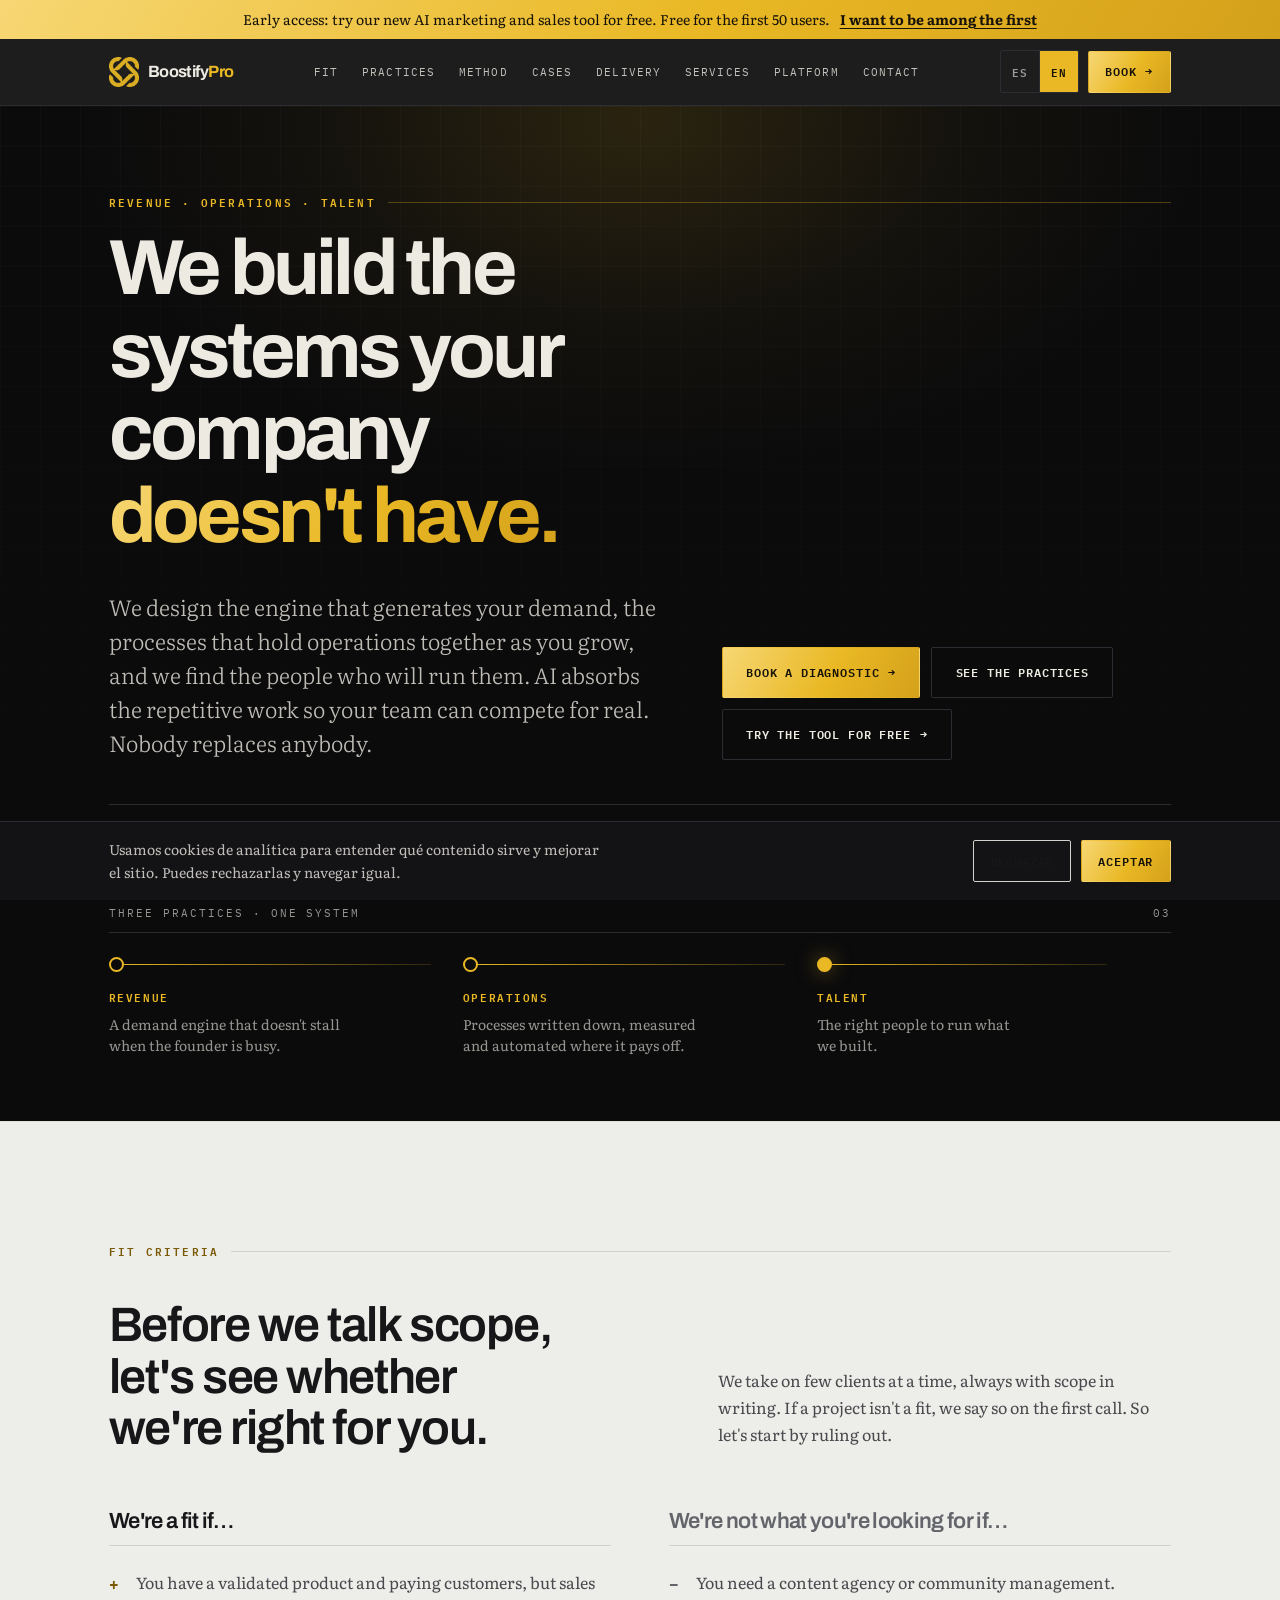
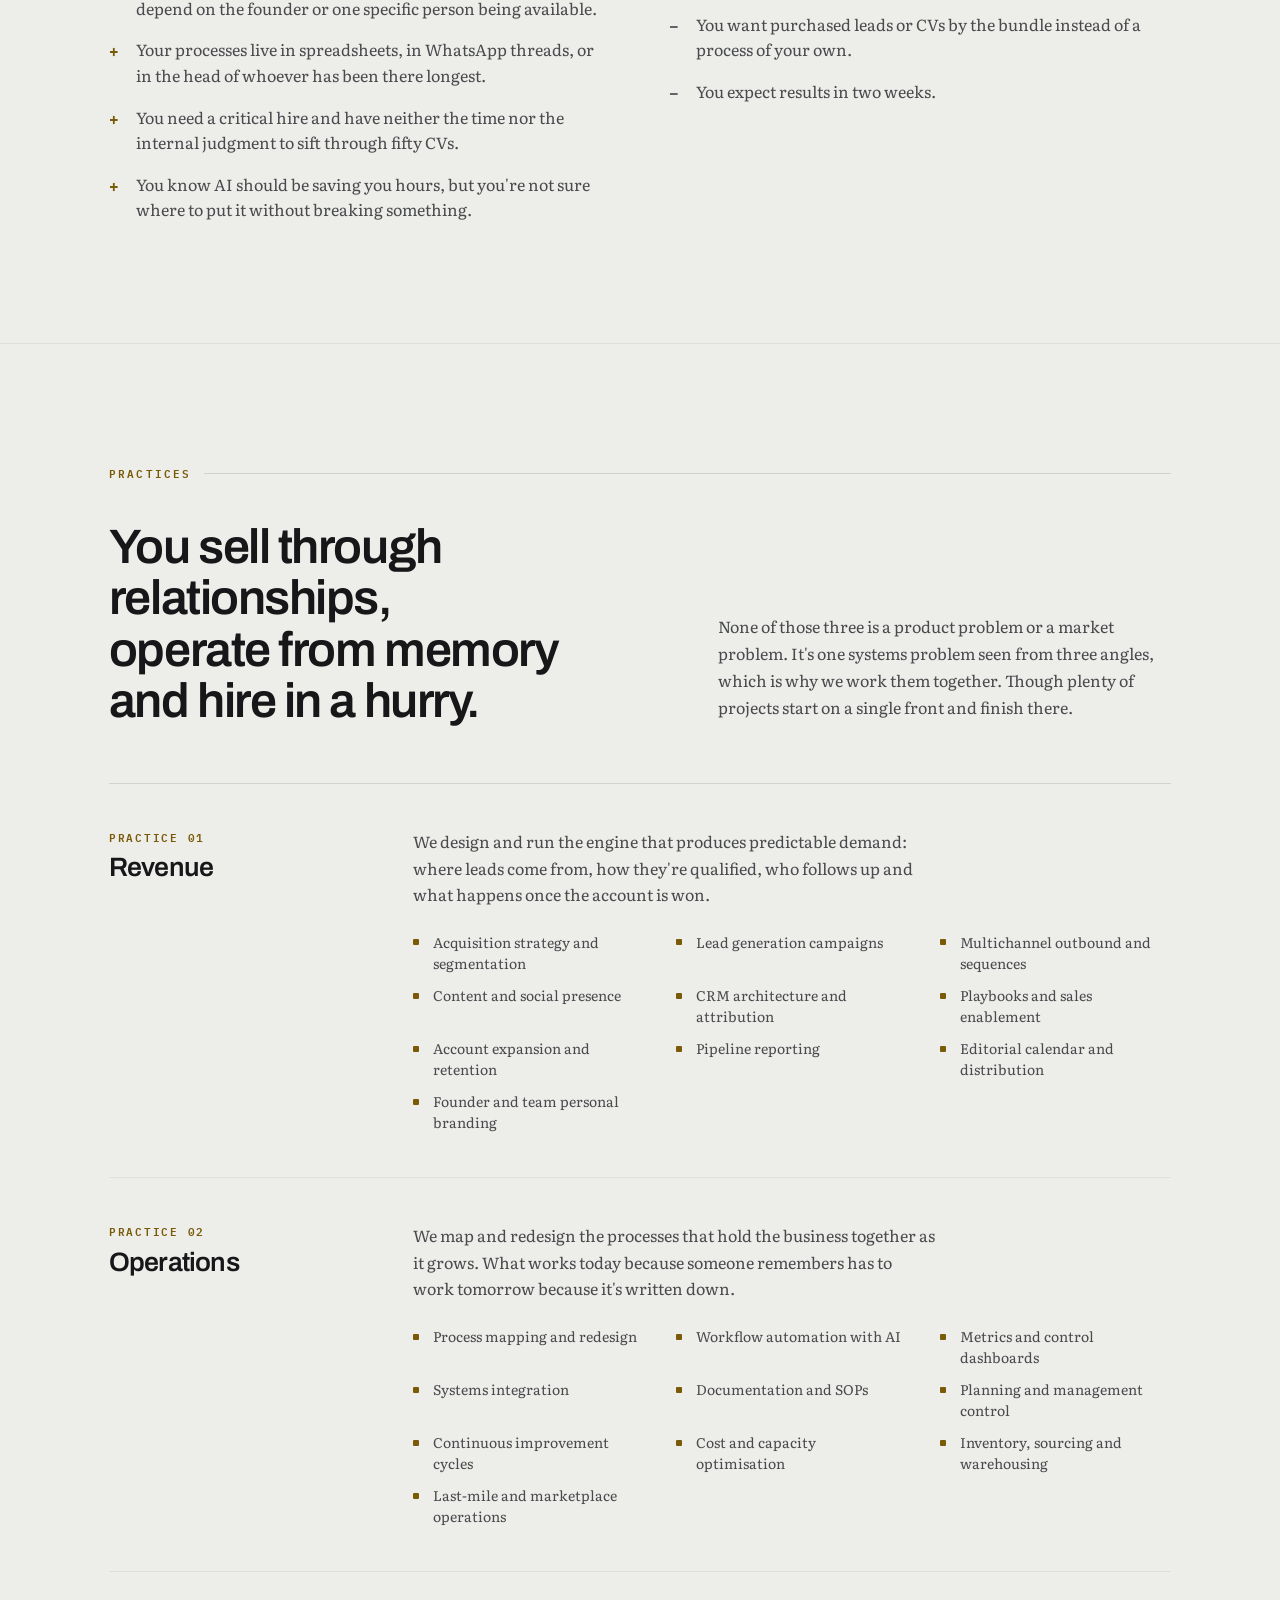
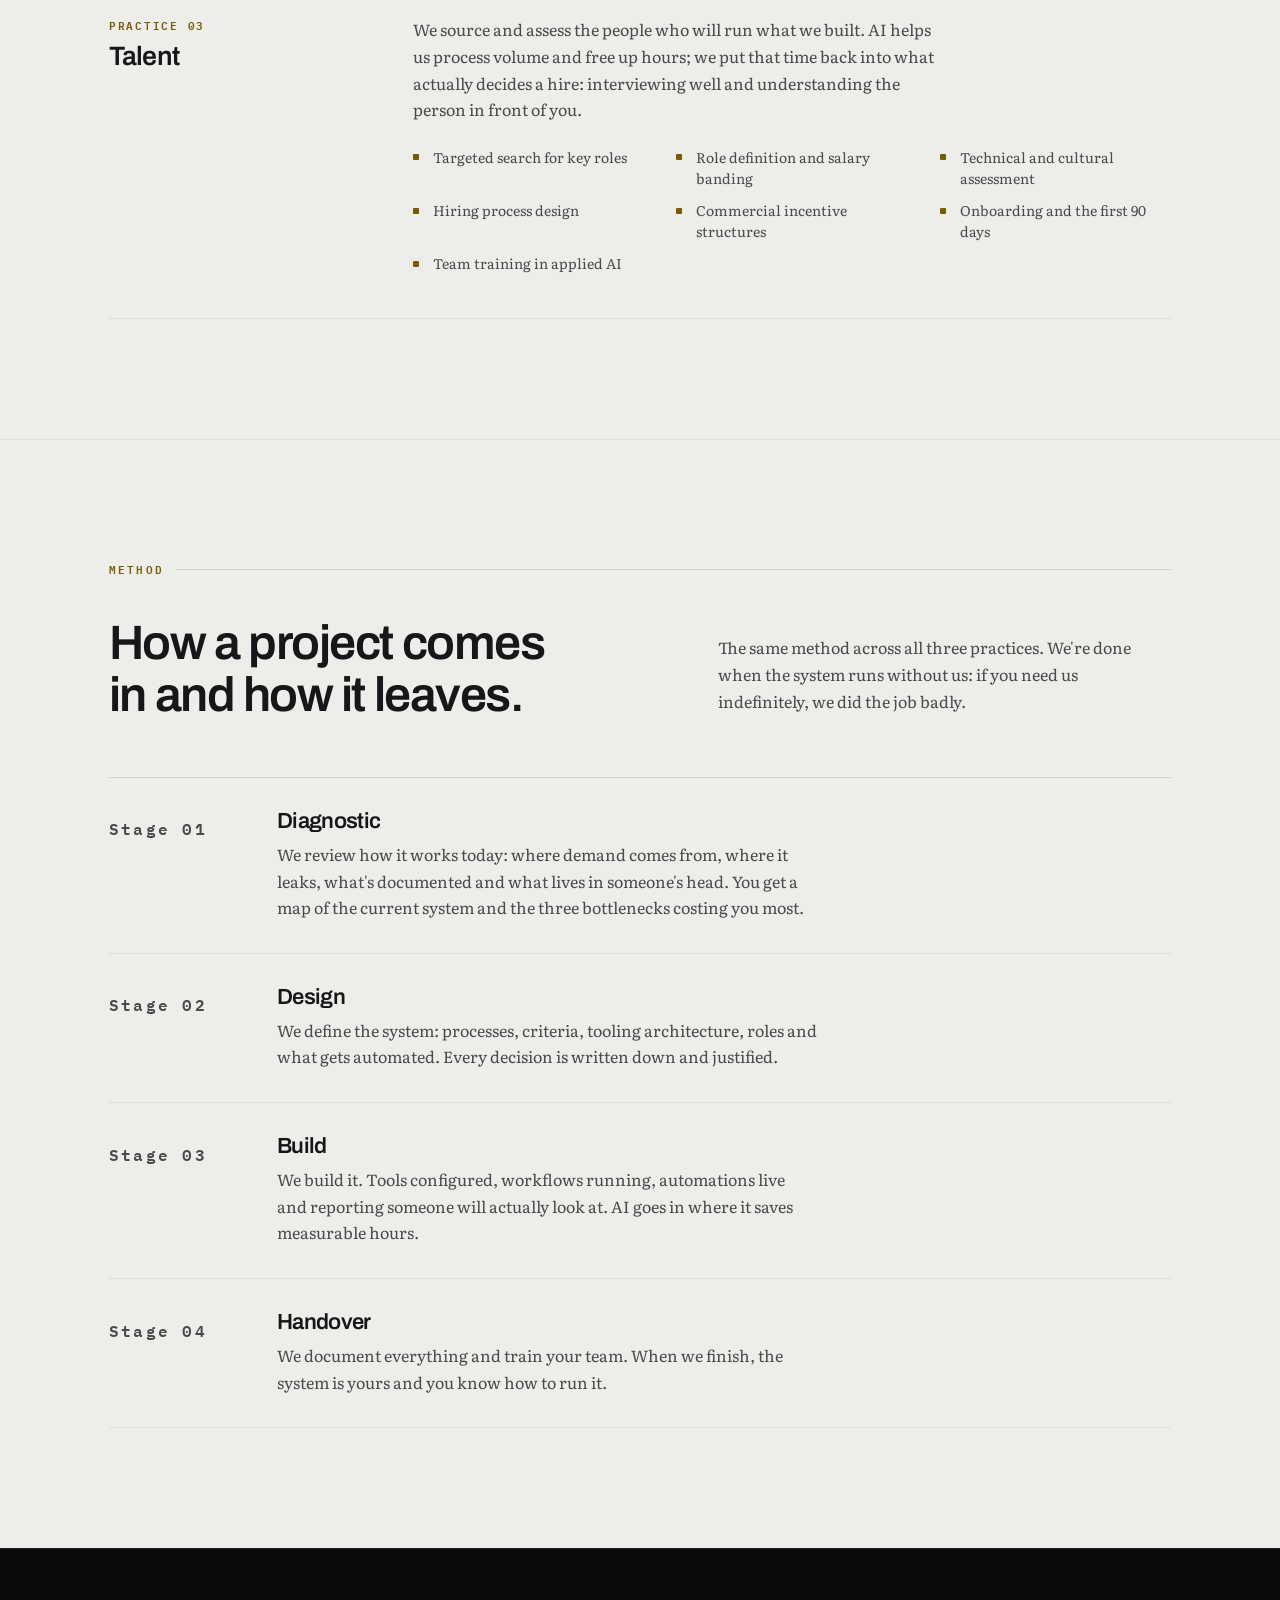
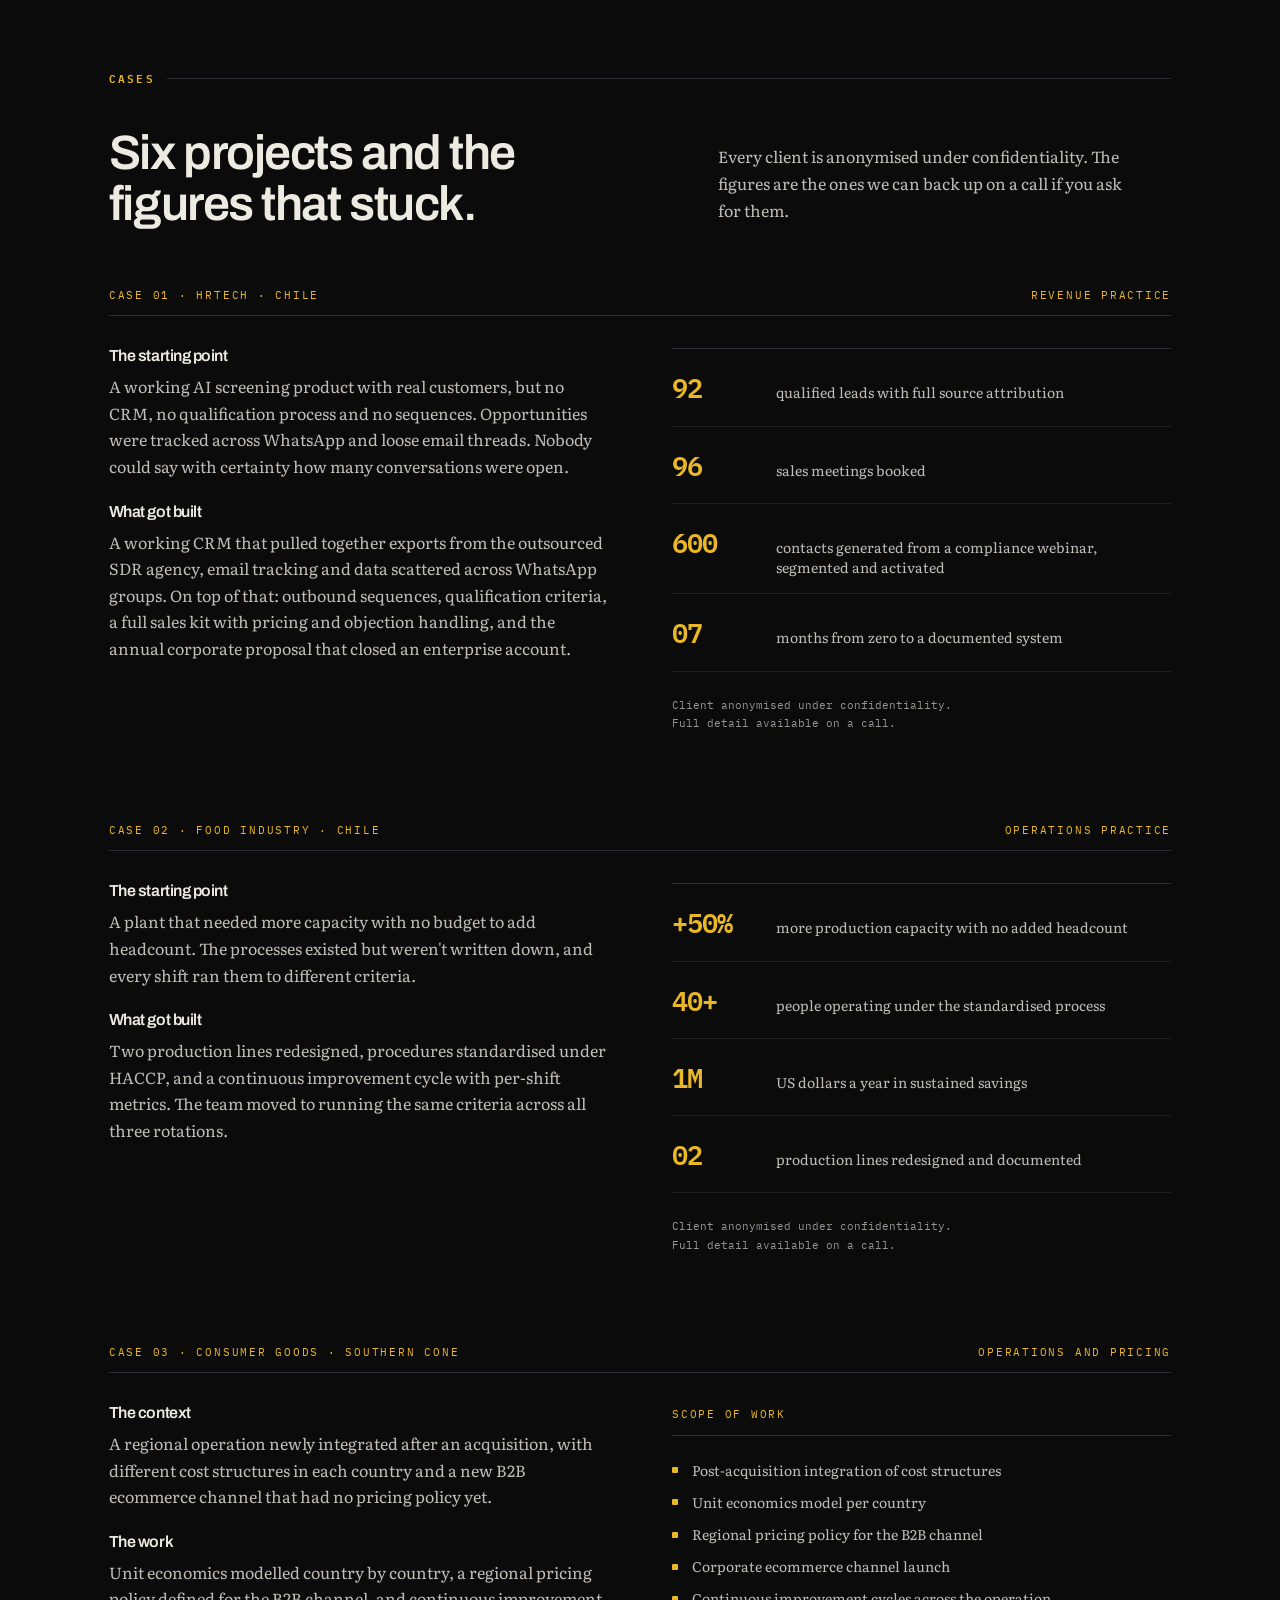
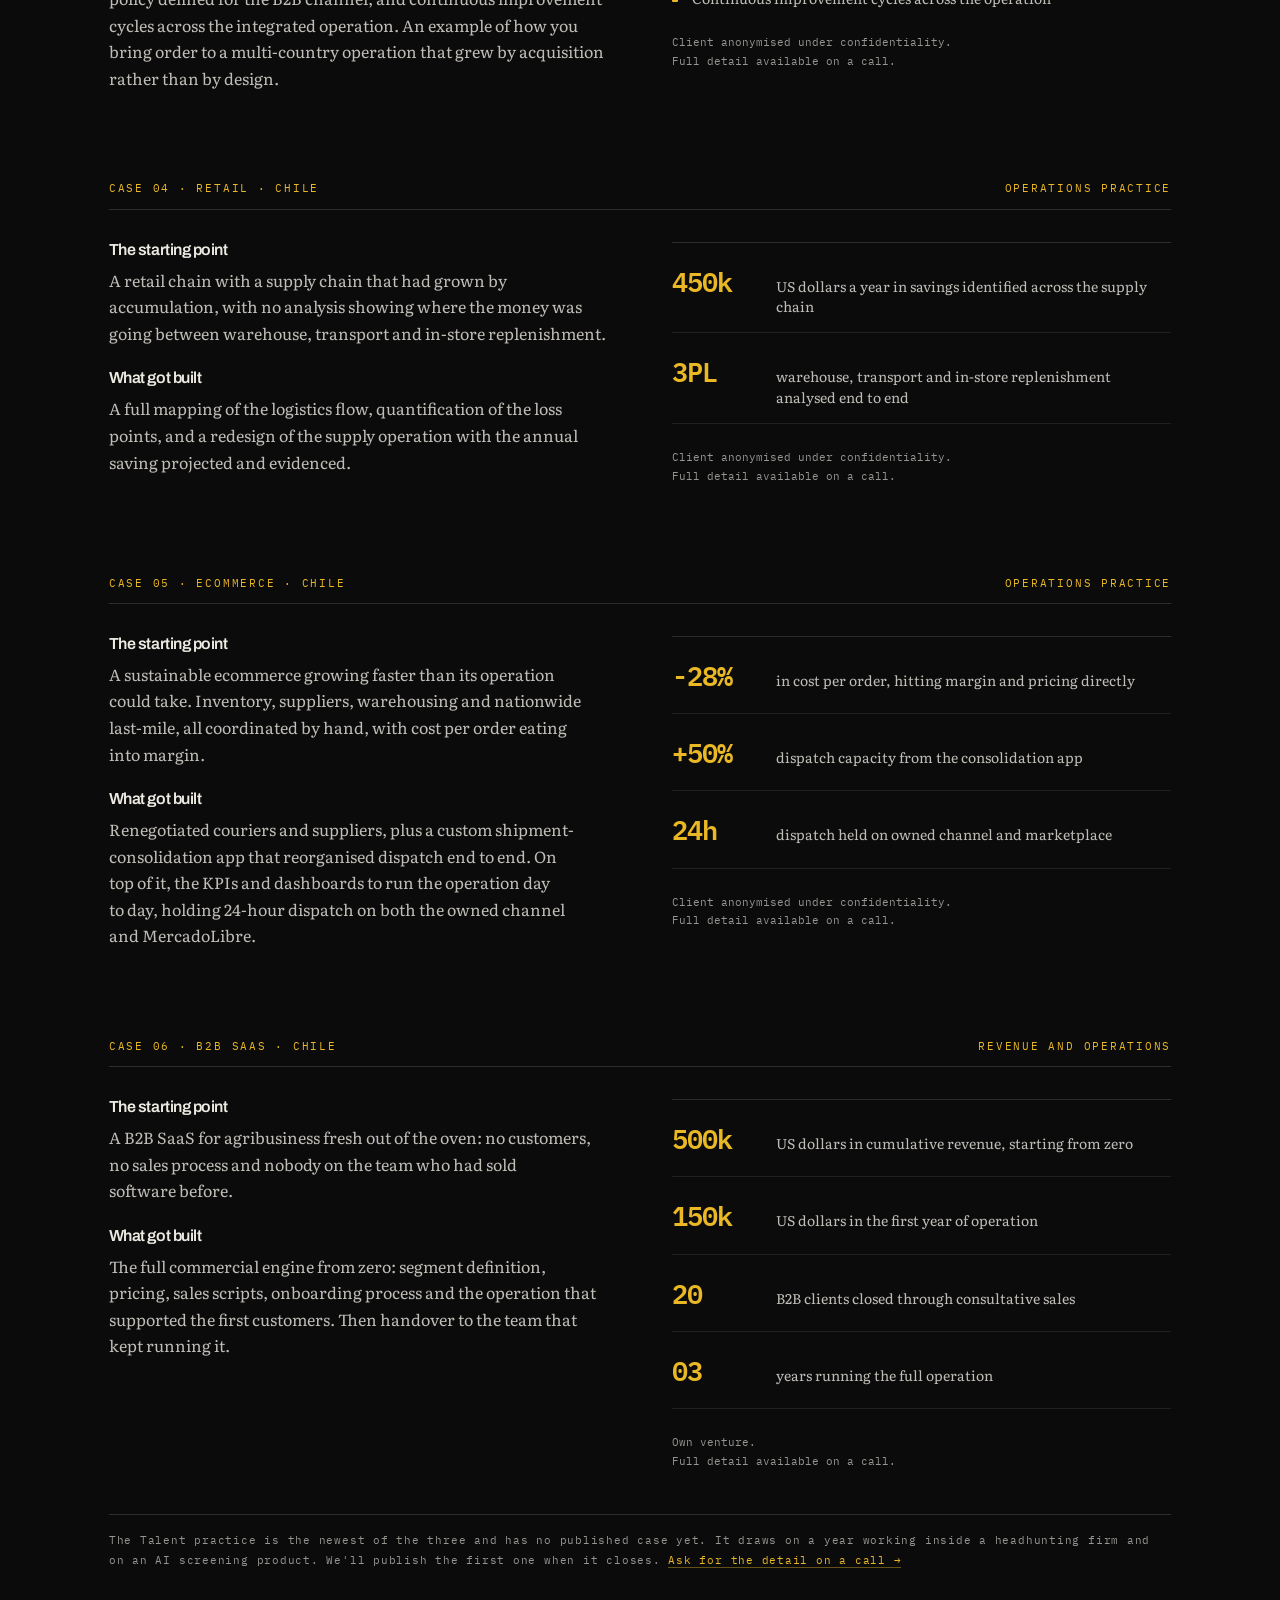
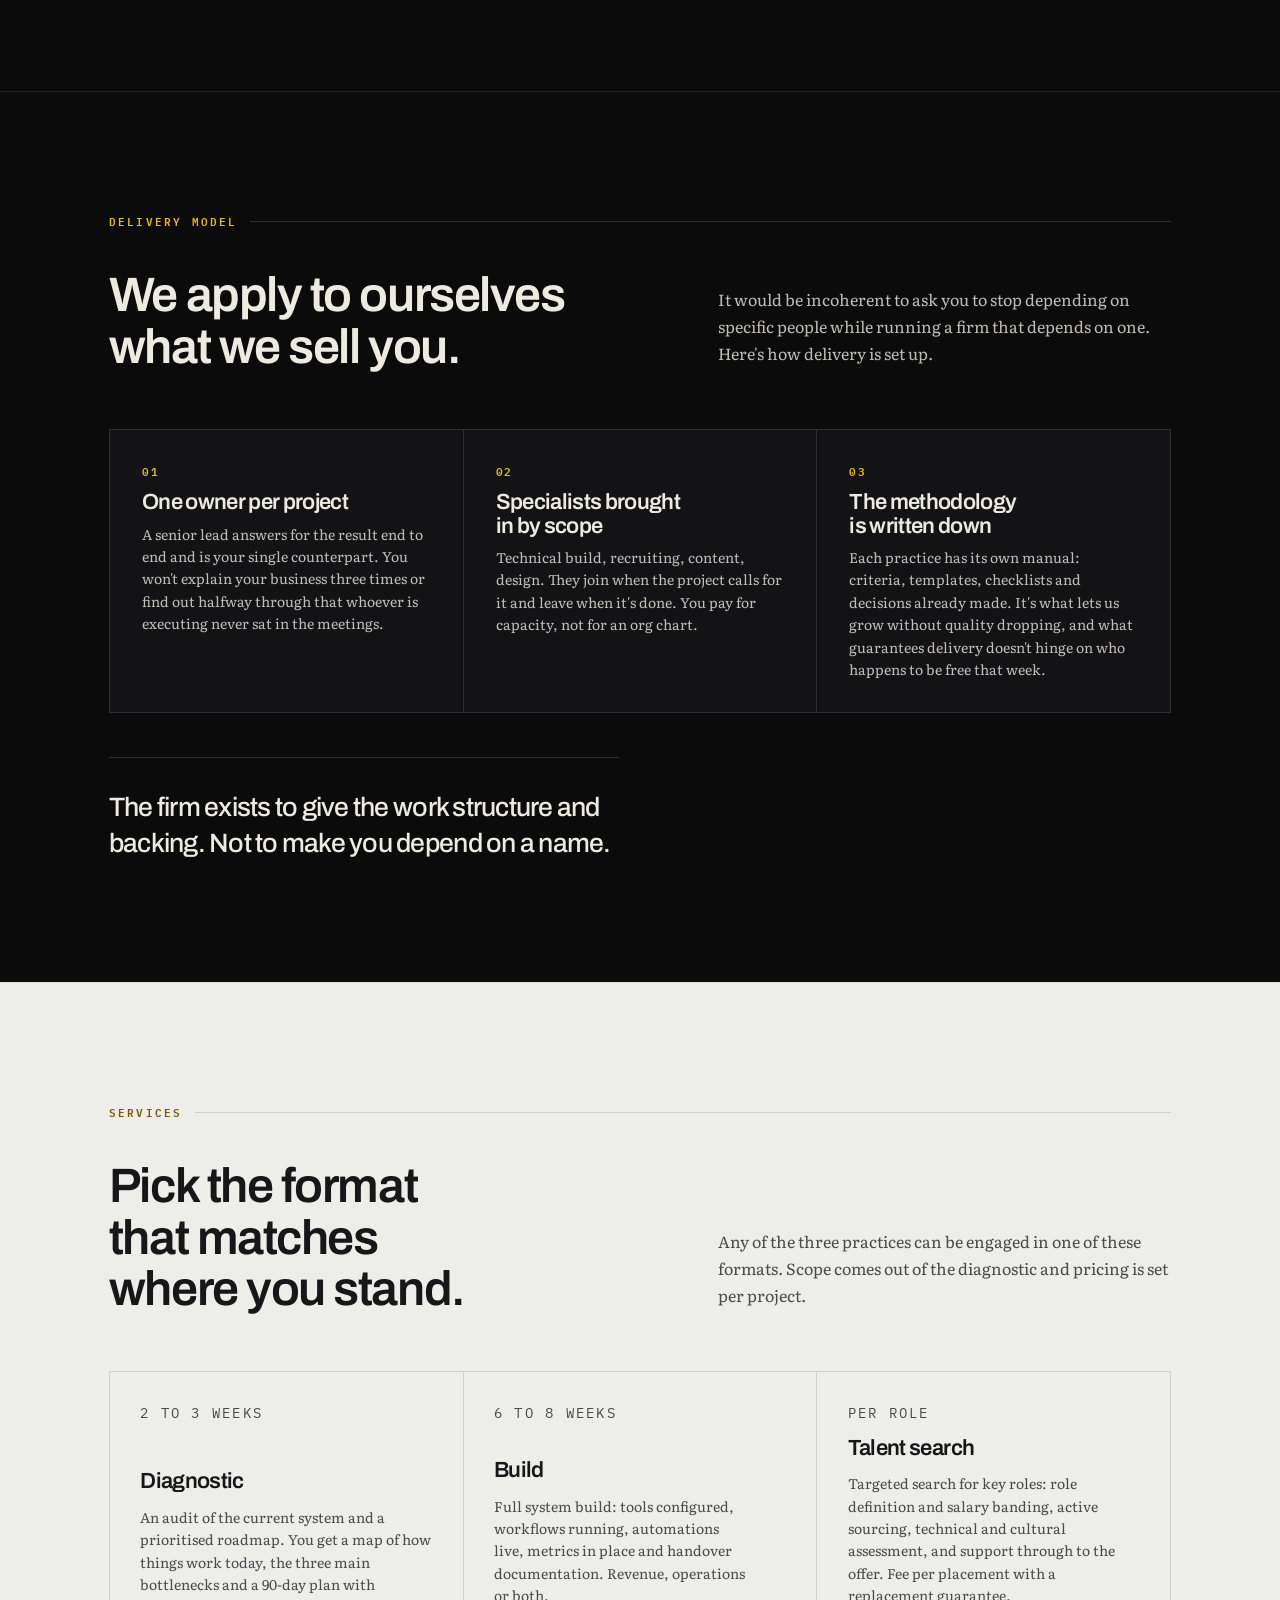
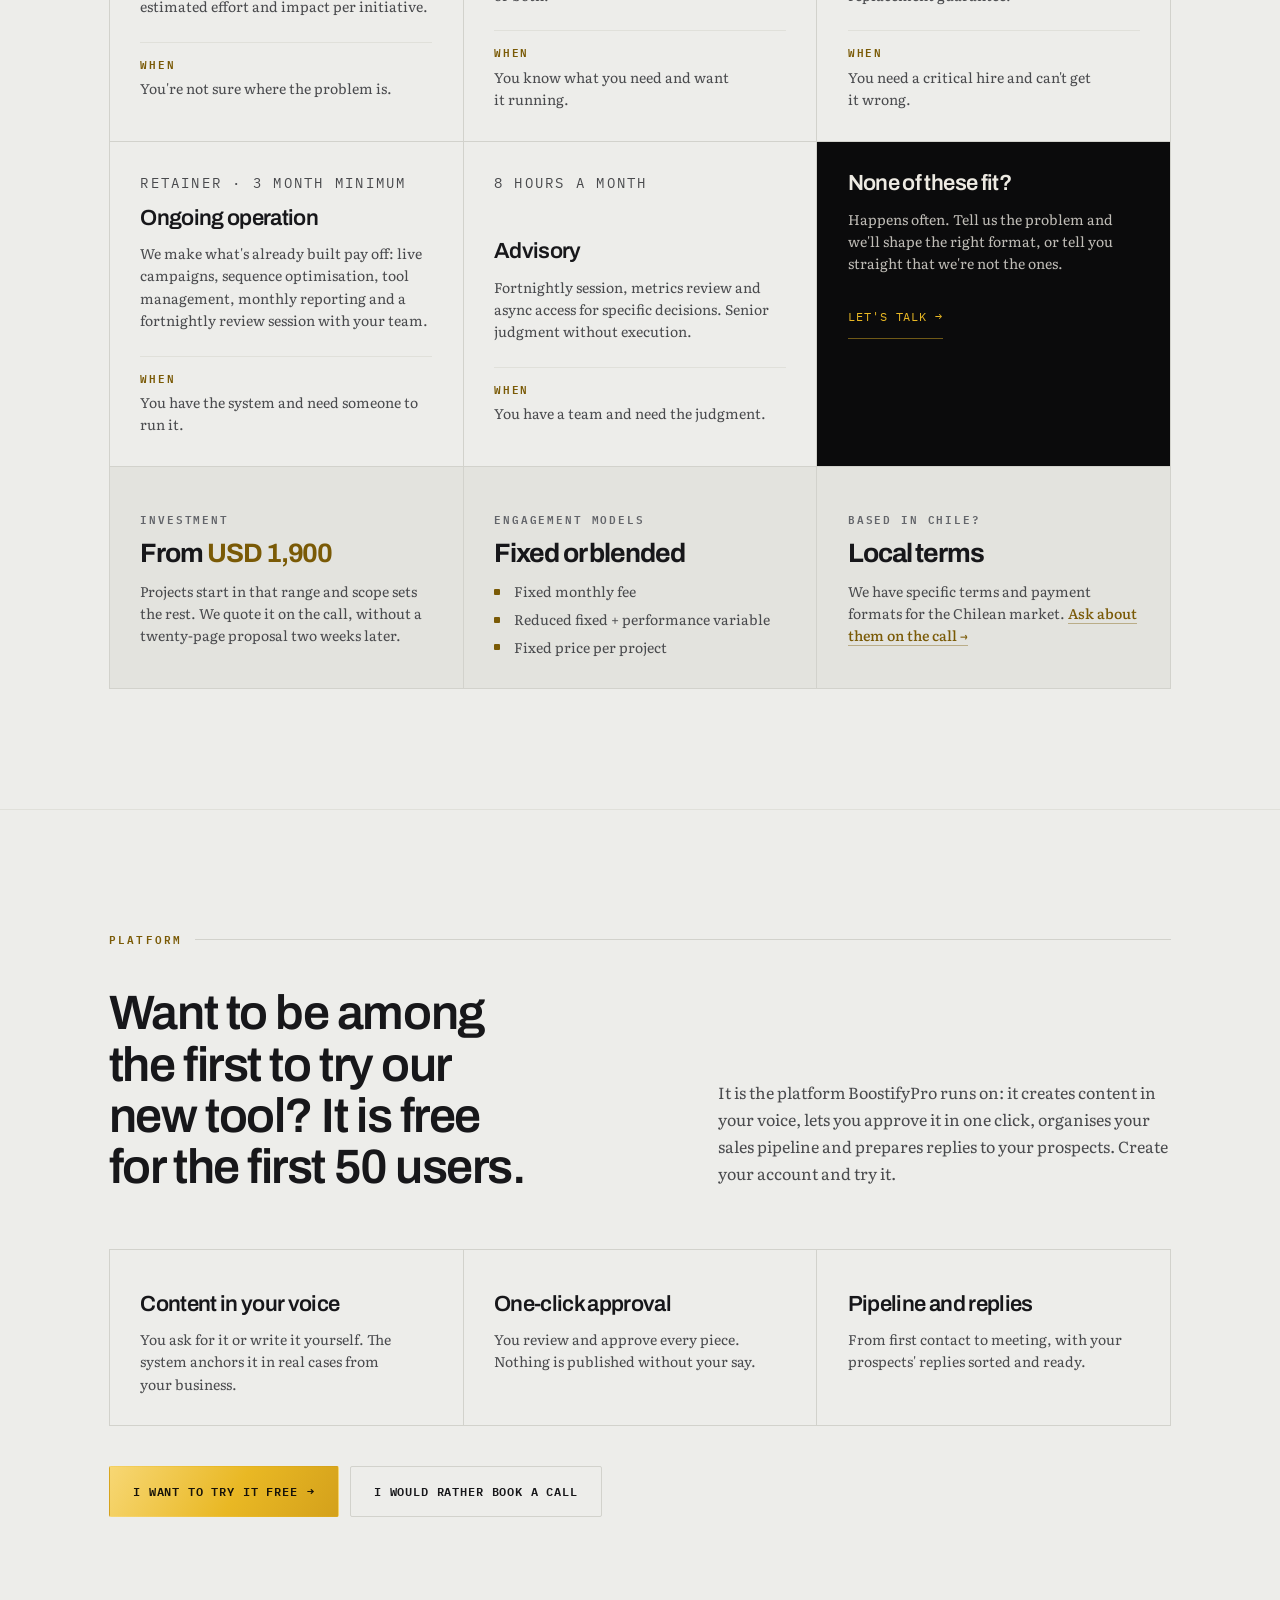
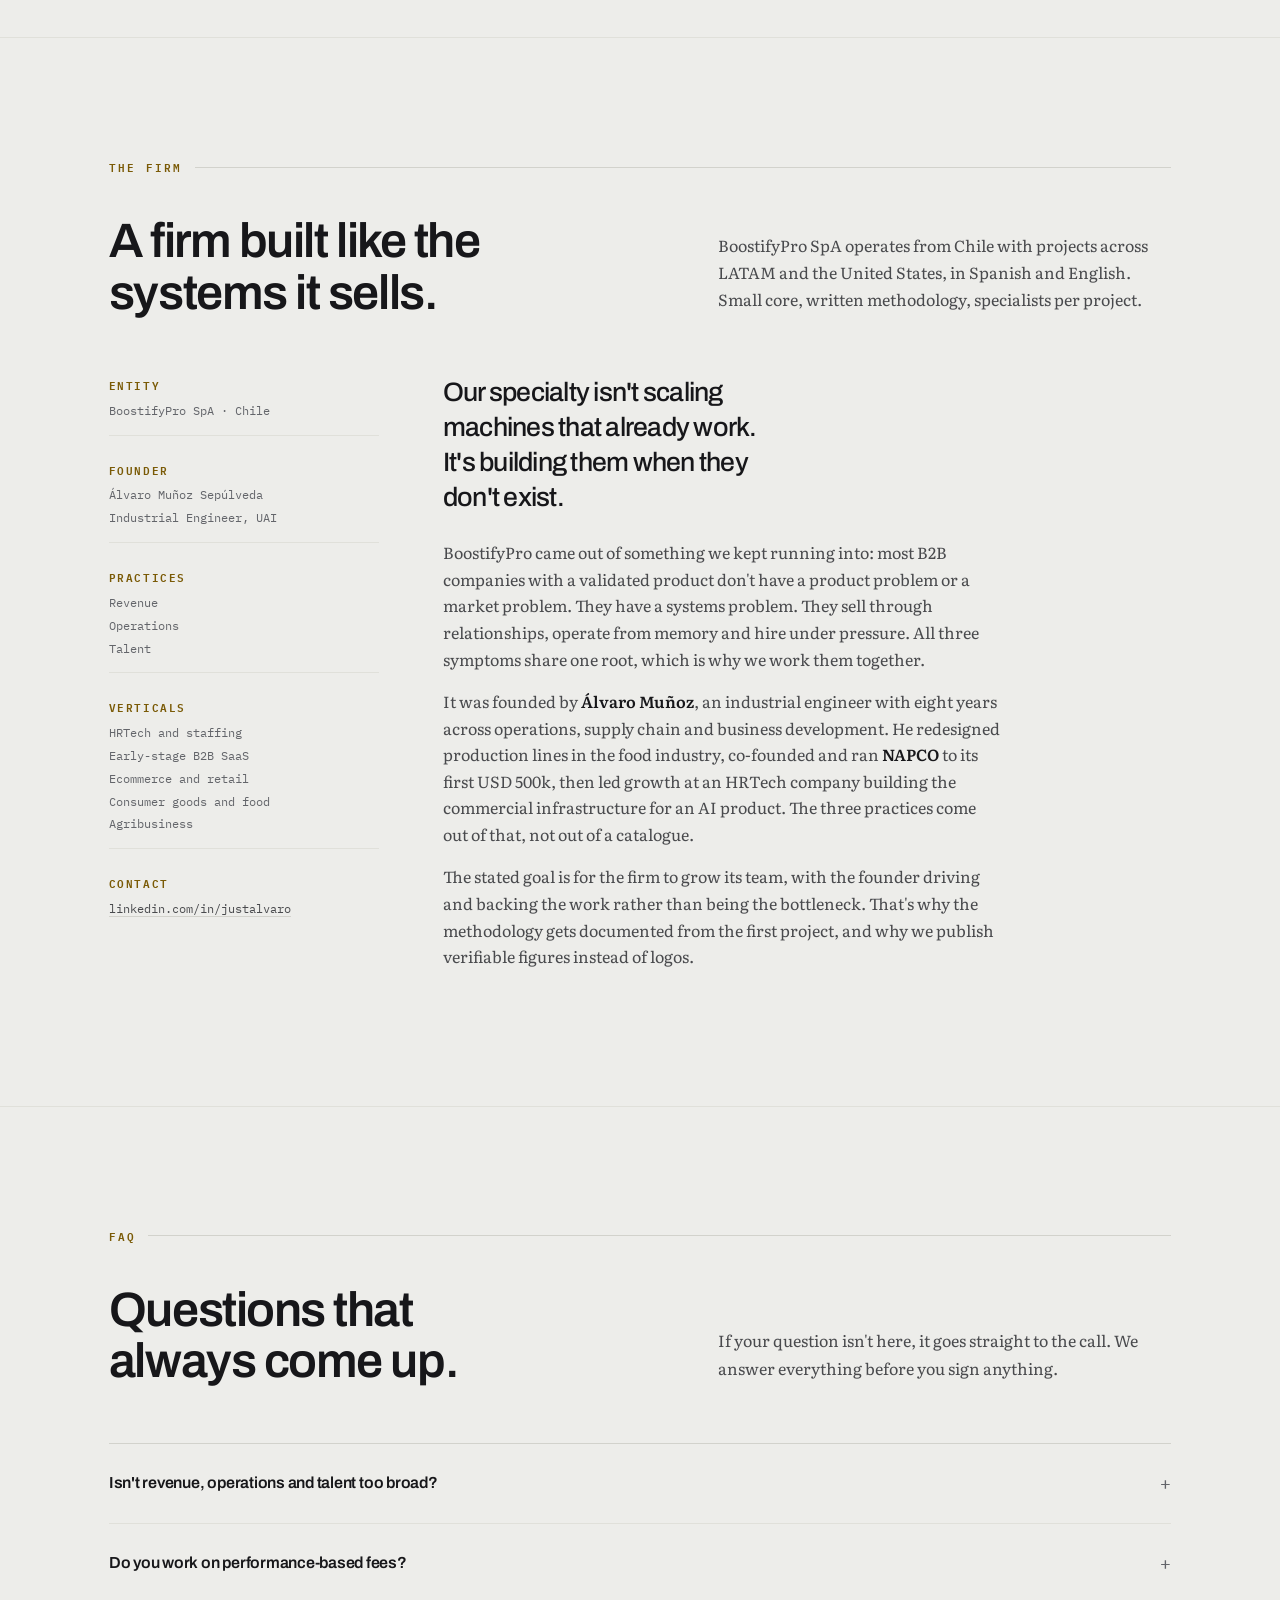
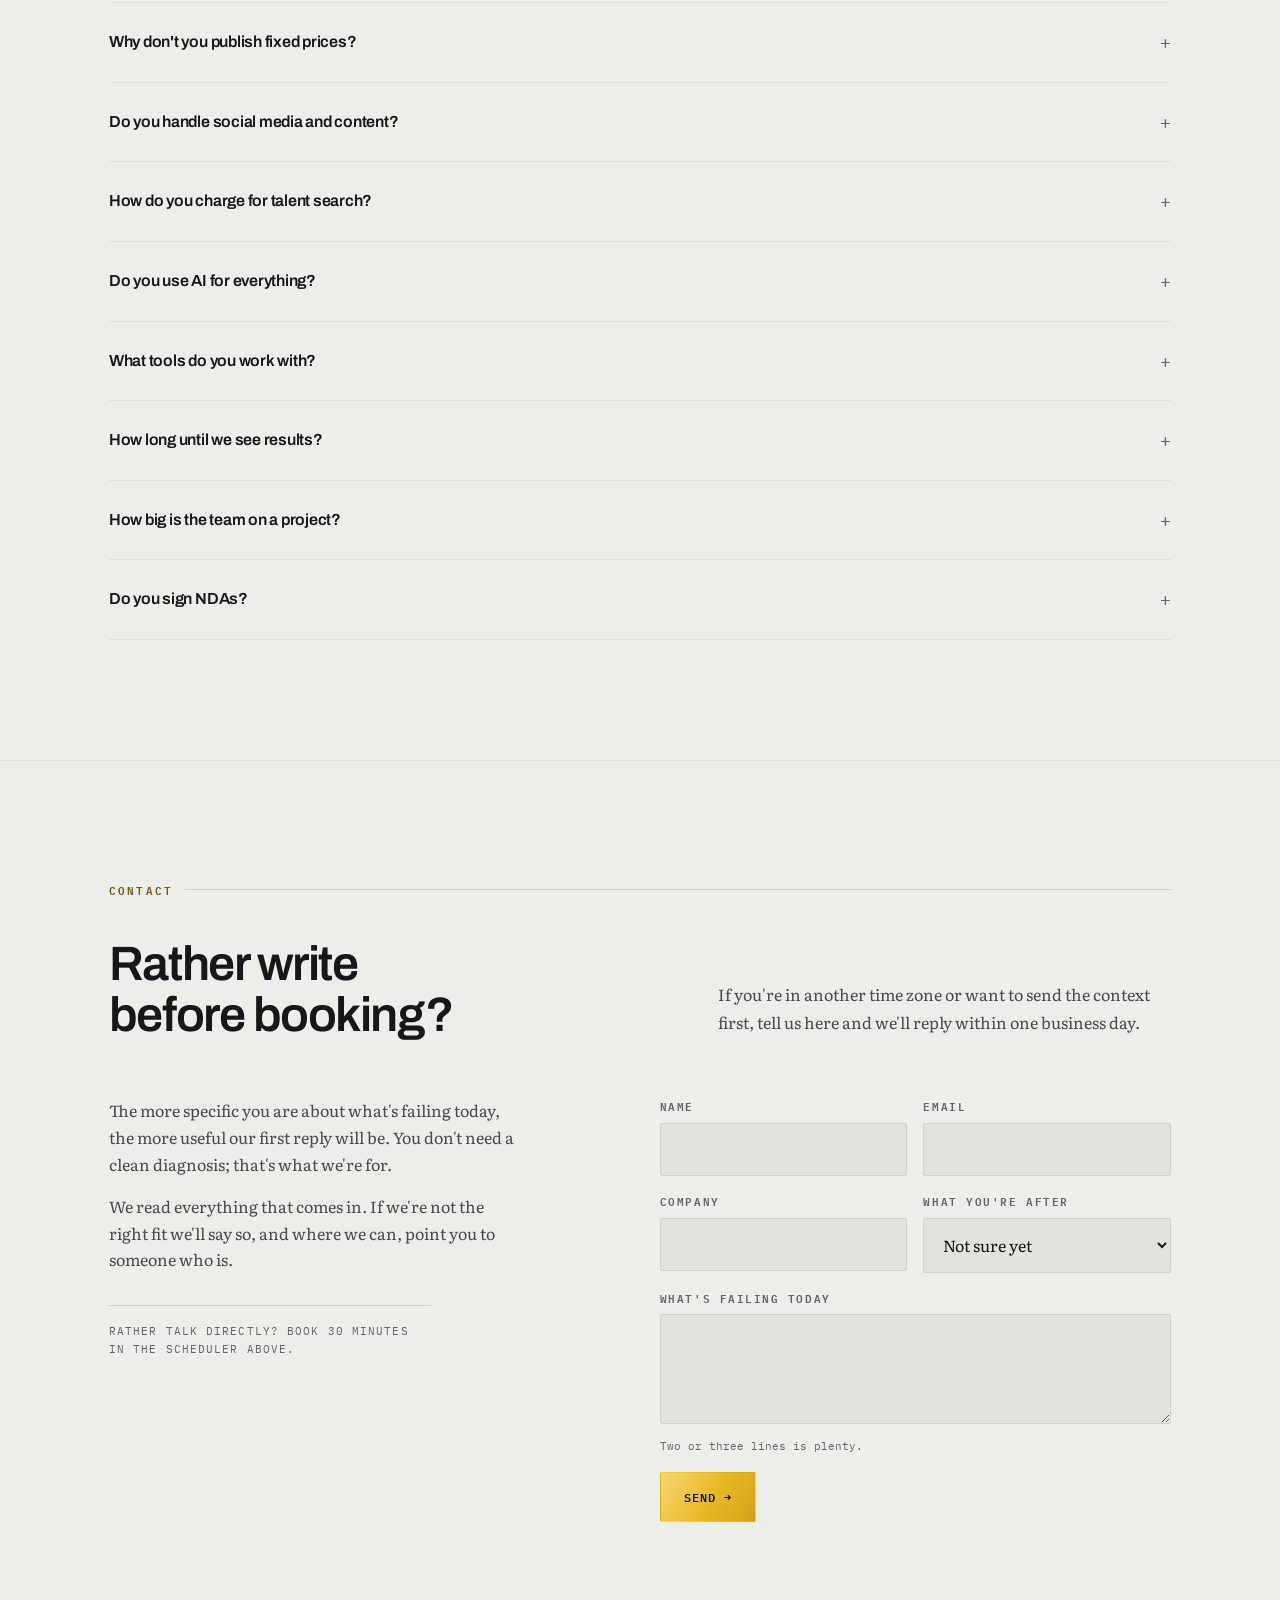
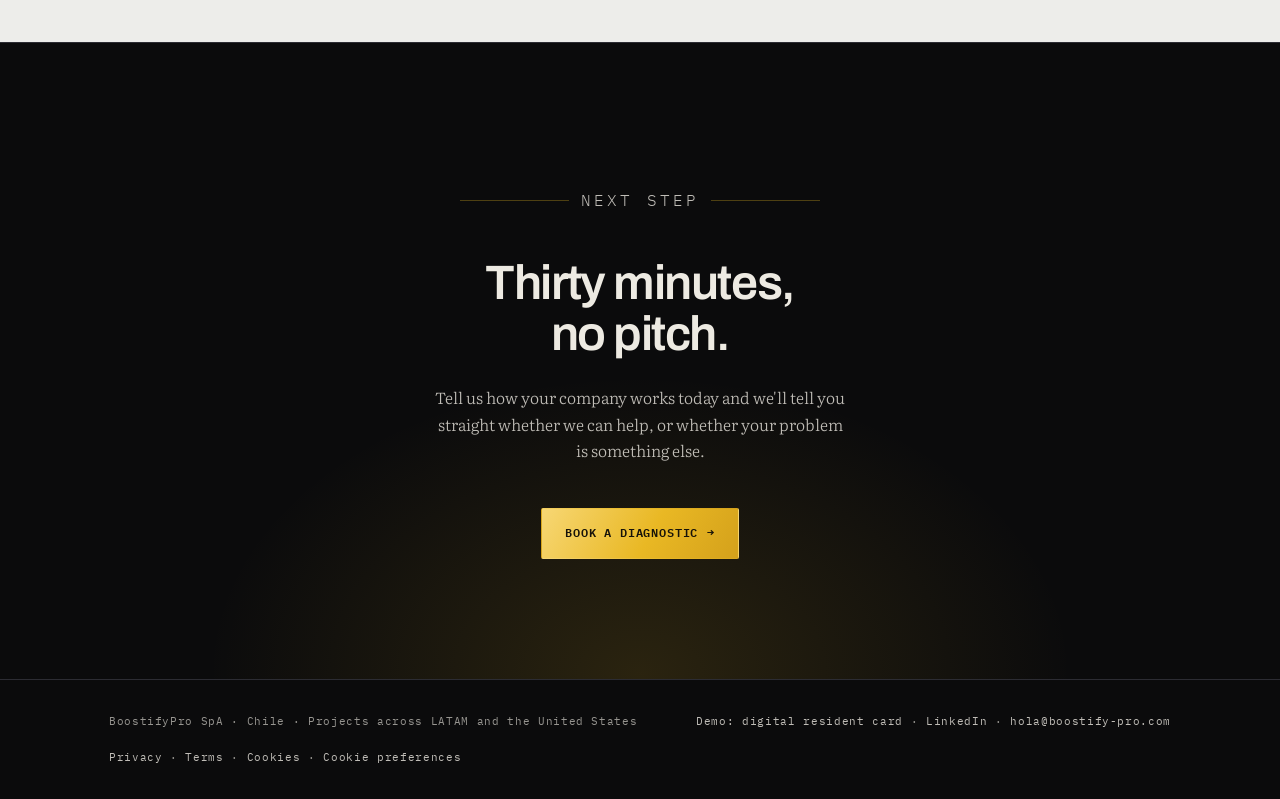
<file: LandingPage/index.html>
<!DOCTYPE html>
<html lang="es" class="no-js">
<head>
<meta charset="UTF-8">
<meta name="viewport" content="width=device-width, initial-scale=1.0">
<title>Consultoría comercial, operaciones y talento B2B con IA | BoostifyPro</title>
<meta name="description" content="Consultora B2B que construye tu motor comercial, automatiza operaciones con IA y arma el equipo que lo sostiene. Proyectos en Chile, LATAM y EE.UU.">
<meta name="robots" content="index,follow,max-image-preview:large,max-snippet:-1">
<meta name="theme-color" content="#0B0B0C">
<link rel="canonical" href="https://www.boostify-pro.com/">
<link rel="alternate" hreflang="es" href="https://www.boostify-pro.com/">
<link rel="alternate" hreflang="x-default" href="https://www.boostify-pro.com/">
<meta property="og:site_name" content="BoostifyPro">
<meta property="og:title" content="BoostifyPro — Construimos los sistemas que tu empresa no tiene">
<meta property="og:description" content="Motor comercial, operaciones y talento para empresas B2B. Proyectos en LATAM y Estados Unidos.">
<meta property="og:type" content="website">
<meta property="og:url" content="https://www.boostify-pro.com/">
<meta property="og:image" content="https://www.boostify-pro.com/og.png">
<meta property="og:locale" content="es_CL">
<meta property="og:locale:alternate" content="en_US">
<meta name="twitter:card" content="summary_large_image">
<meta name="twitter:title" content="BoostifyPro — Construimos los sistemas que tu empresa no tiene">
<meta name="twitter:description" content="Motor comercial, operaciones y talento para empresas B2B. Proyectos en LATAM y Estados Unidos.">
<meta name="twitter:image" content="https://www.boostify-pro.com/og.png">
<link rel="icon" type="image/png" href="[data-uri]">
<script>document.documentElement.className=document.documentElement.className.replace('no-js','js');</script>
<link rel="preconnect" href="https://fonts.googleapis.com">
<link rel="preconnect" href="https://fonts.gstatic.com" crossorigin>
<link href="https://fonts.googleapis.com/css2?family=Archivo:wght@400;500;600;700&family=Literata:ital,opsz,wght@0,7..72,300;0,7..72,400;0,7..72,500;1,7..72,400&family=IBM+Plex+Mono:wght@400;500;600&display=swap" rel="stylesheet">
<style>
/* ═══════════════════════════════════════
   BOOSTIFYPRO · SISTEMA DE DISEÑO
   ═══════════════════════════════════════ */
:root{
  --void:#0B0B0C; --surface:#131316; --surface-2:#1C1C20;
  --line-dk:#2C2C33; --line-dk-soft:#1F1F24;

  --gold:#E9B824; --gold-lit:#F7D774; --gold-ink:#7A5A06;
  --gold-grad:linear-gradient(120deg,#F7D774 0%,#E9B824 55%,#D4A11B 100%);

  /* superficie clara: piedra neutra */
  --stone:#EDEDEA; --stone-2:#E3E3DE; --stone-3:#D9D9D3;
  --line-lt:#D2D2CC; --line-lt-soft:#E0E0DA;

  --ink:#17171A; --ink-soft:#494A4D; --ink-faint:#63656A;
  --pale:#EDEAE2; --pale-soft:rgba(237,234,226,.80); --pale-faint:rgba(237,234,226,.62);

  --bg:var(--stone); --fg:var(--ink); --fg-soft:var(--ink-soft); --fg-faint:var(--ink-faint);
  --accent:var(--gold-ink); --line:var(--line-lt); --line-soft:var(--line-lt-soft);
  --card:var(--stone); --card-hover:var(--stone-2); --panel:var(--stone-2);
}
.dark{
  --bg:var(--void); --fg:var(--pale); --fg-soft:var(--pale-soft); --fg-faint:var(--pale-faint);
  --accent:var(--gold); --line:var(--line-dk); --line-soft:var(--line-dk-soft);
  --card:var(--surface); --card-hover:var(--surface-2); --panel:var(--surface);
}
:root{
  --display:'Archivo',system-ui,-apple-system,sans-serif;
  --body:'Literata',Georgia,'Times New Roman',serif;
  --mono:'IBM Plex Mono',ui-monospace,'SF Mono',monospace;
  --t-2xs:.688rem; --t-xs:.75rem; --t-sm:.875rem; --t-base:1rem;
  --t-md:clamp(1.06rem,1.02rem + .18vw,1.15rem);
  --t-lg:clamp(1.18rem,1.1rem + .34vw,1.38rem);
  --t-xl:clamp(1.34rem,1.2rem + .58vw,1.7rem);
  --t-2xl:clamp(1.62rem,1.36rem + 1.05vw,2.3rem);
  --t-3xl:clamp(1.95rem,1.5rem + 1.9vw,3.05rem);
  --t-4xl:clamp(2.5rem,1.6rem + 4.1vw,5rem);
  --s1:.25rem; --s2:.5rem; --s3:.75rem; --s4:1rem; --s5:1.5rem;
  --s6:2rem; --s7:2.75rem; --s8:3.5rem;
  --s9:clamp(3.5rem,7vw,5.5rem); --s10:clamp(4.5rem,9.5vw,7.5rem);
  --gut:clamp(1.25rem,4.6vw,4rem); --maxw:1180px; --nav-h:66px;
}
*{box-sizing:border-box;margin:0;padding:0}
html{-webkit-text-size-adjust:100%}
@media(prefers-reduced-motion:no-preference){html{scroll-behavior:smooth}}
body{background:var(--stone);color:var(--ink);font-family:var(--body);font-size:var(--t-md);line-height:1.66;font-optical-sizing:auto;-webkit-font-smoothing:antialiased;-moz-osx-font-smoothing:grayscale;text-rendering:optimizeLegibility}
a{color:inherit} img{max-width:100%;display:block}
::selection{background:var(--gold);color:var(--void)}
:focus-visible{outline:2.5px solid var(--gold);outline-offset:3px;border-radius:2px}
section[id],header[id],article[id]{scroll-margin-top:calc(var(--nav-h) + 1.5rem)}
.eb-links{display:flex;gap:.7rem;align-items:center;margin-block:-.55rem}
.eb-links a{text-decoration:none;border-bottom:1px solid transparent;transition:border-color .18s,opacity .18s;opacity:.9;padding-block:.55rem;display:inline-block}
.eb-links a:hover{border-bottom-color:currentColor;opacity:1}
.node-label a{text-decoration:none;border-bottom:1px solid transparent;transition:border-color .18s;padding-block:.5rem;display:inline-block;margin-block:-.5rem}
.node-label a:hover{border-bottom-color:var(--gold)}
.prac:target,.prac.flash{background:color-mix(in srgb,var(--accent) 7%,transparent)}
/* modelo de entrega */
.model{display:grid;grid-template-columns:repeat(3,1fr);gap:1px;background:var(--line);border:1px solid var(--line)}
@media(max-width:820px){.model{grid-template-columns:1fr}}
.model-cell{background:var(--card);padding:clamp(1.4rem,2.8vw,2rem)}
.model-cell .mk{font-family:var(--mono);font-size:var(--t-2xs);letter-spacing:.16em;text-transform:uppercase;color:var(--accent);font-weight:600}
.model-cell h3{font-size:var(--t-lg);margin:var(--s3) 0 var(--s2)}
.model-cell p{font-size:var(--t-sm);color:var(--fg-soft);line-height:1.6}
.pull{margin-top:var(--s7);padding:var(--s6) 0 0;border-top:1px solid var(--line);font-family:var(--display);font-size:var(--t-xl);font-weight:500;letter-spacing:-.028em;line-height:1.35;color:var(--fg);max-width:34ch}
h1,h2,h3,h4{font-family:var(--display);font-weight:600;line-height:1.06;letter-spacing:-.03em;text-wrap:balance}
p{text-wrap:pretty}
.wrap{width:100%;max-width:var(--maxw);margin-inline:auto;padding-inline:var(--gut)}
.skip{position:absolute;left:-9999px;top:0;z-index:100;background:var(--gold);color:var(--void);padding:.7rem 1.2rem;font-family:var(--mono);font-size:var(--t-xs);font-weight:600;text-decoration:none}
.skip:focus{left:.5rem;top:.5rem}

.eyebrow{font-family:var(--mono);font-size:var(--t-2xs);font-weight:600;letter-spacing:.2em;text-transform:uppercase;color:var(--accent);display:flex;align-items:center;gap:var(--s3)}
.eyebrow::after{content:"";flex:1;height:1px;background:var(--line)}

.btn{display:inline-flex;align-items:center;justify-content:center;gap:.55rem;font-family:var(--mono);font-size:var(--t-xs);font-weight:600;letter-spacing:.07em;text-transform:uppercase;text-decoration:none;padding:.9rem 1.45rem;border:1px solid transparent;border-radius:2px;background:var(--gold-grad);color:#17130A;transition:filter .2s,transform .2s,border-color .2s,color .2s;white-space:nowrap}
.btn:hover{filter:brightness(1.08);transform:translateY(-1px)}
.btn:active{transform:translateY(0)}
.btn-sm{padding:.62rem 1.05rem}
.btn-ghost{background:none;color:var(--fg);border-color:var(--line)}
.btn-ghost:hover{filter:none;color:var(--accent);border-color:var(--accent)}
.btn .arw{transition:transform .2s}
.btn:hover .arw{transform:translateX(3px)}

/* NAV */
.promo{background:var(--gold-grad);color:#17130A;text-align:center;padding:.6rem 1rem;font-size:var(--t-sm);line-height:1.4}
.promo p{margin:0}
.promo a{color:#17130A;font-weight:700;text-decoration:underline;text-underline-offset:3px;margin-left:.4rem;white-space:nowrap}
.promo a:hover{text-decoration-thickness:2px}
.nav{position:sticky;top:0;z-index:60;background:rgba(11,11,12,.92);backdrop-filter:blur(14px);border-bottom:1px solid var(--line-dk)}
.nav-in{display:flex;align-items:center;justify-content:space-between;gap:var(--s4);height:var(--nav-h)}
.brand{display:flex;align-items:center;gap:.55rem;text-decoration:none;color:var(--pale);flex-shrink:0;min-height:44px}
.brand .mark{height:30px;width:30px;flex-shrink:0;display:block;margin-block:-2px}
@media(max-width:420px){.brand .mark{height:26px;width:26px}}
.brand-txt{font-family:var(--display);font-weight:700;font-size:1.02rem;letter-spacing:-.035em}
.brand-txt i{font-style:normal;color:var(--gold)}
.nav-links{display:flex;gap:1.5rem;font-family:var(--mono);font-size:var(--t-2xs);letter-spacing:.1em;text-transform:uppercase}
.nav-links a{text-decoration:none;color:var(--pale-soft);transition:color .18s;padding-block:.4rem}
.nav-links a:hover{color:var(--gold)}
.nav-end{display:flex;align-items:center;gap:.55rem}

/* selector de idioma */
.lang{display:flex;border:1px solid var(--line-dk);border-radius:2px;overflow:hidden;flex-shrink:0}
.lang button{background:none;border:0;cursor:pointer;font-family:var(--mono);font-size:var(--t-2xs);font-weight:600;letter-spacing:.1em;color:var(--pale-faint);padding:.68rem .68rem;min-height:40px;transition:background .18s,color .18s}
.lang button+button{border-left:1px solid var(--line-dk)}
.lang button:hover{color:var(--gold)}
.lang button[aria-pressed="true"]{background:var(--gold);color:#17130A}

.burger{display:none;background:none;border:1px solid var(--line-dk);border-radius:2px;padding:.5rem .6rem;cursor:pointer;color:var(--pale)}
.burger span{display:block;width:17px;height:1.5px;background:currentColor;margin-block:3px;transition:transform .22s,opacity .22s}
.nav[data-open="true"] .burger span:nth-child(1){transform:translateY(4.5px) rotate(45deg)}
.nav[data-open="true"] .burger span:nth-child(2){opacity:0}
.nav[data-open="true"] .burger span:nth-child(3){transform:translateY(-4.5px) rotate(-45deg)}
.mobile-menu{display:none;border-top:1px solid var(--line-dk);background:var(--void)}
.nav[data-open="true"] .mobile-menu{display:block}
.mobile-menu ul{list-style:none;padding-block:var(--s3)}
.mobile-menu a{display:block;padding:.8rem 0;text-decoration:none;color:var(--pale);font-family:var(--mono);font-size:var(--t-xs);letter-spacing:.1em;text-transform:uppercase;border-bottom:1px solid var(--line-dk-soft)}
@media(max-width:940px){.nav-links{display:none}.burger{display:block}.nav-end .btn{display:none}}

/* HERO */
.hero{background:var(--void);color:var(--pale);position:relative;overflow:hidden;padding-block:clamp(3.5rem,8.5vw,6rem) clamp(2.5rem,5vw,4rem)}
.hero-glow,.hero-grid{position:absolute;pointer-events:none}
.hero-glow{top:-34%;left:50%;transform:translateX(-50%);width:min(1150px,125%);height:720px;background:radial-gradient(ellipse at center,rgba(233,184,36,.14) 0%,rgba(233,184,36,.04) 40%,transparent 70%)}
.hero-grid{inset:0;background-image:linear-gradient(rgba(255,255,255,.024) 1px,transparent 1px),linear-gradient(90deg,rgba(255,255,255,.024) 1px,transparent 1px);background-size:40px 40px;-webkit-mask-image:linear-gradient(180deg,#000,transparent 80%);mask-image:linear-gradient(180deg,#000,transparent 80%)}
.hero>.wrap{position:relative;z-index:2}
.hero h1{font-size:var(--t-4xl);margin-top:var(--s5);font-weight:700;letter-spacing:-.048em;max-width:15ch}
.hero h1 i{font-style:normal;color:var(--gold);padding-inline-end:.06em}
@supports((-webkit-background-clip:text) or (background-clip:text)){
  .hero h1 i{background:var(--gold-grad);-webkit-background-clip:text;background-clip:text;color:transparent}
}
.hero-lead{display:grid;grid-template-columns:minmax(0,1.1fr) minmax(0,.9fr);gap:var(--s5) clamp(2rem,5vw,4.5rem);align-items:end;margin-top:var(--s6)}
@media(max-width:860px){.hero-lead{grid-template-columns:1fr;align-items:start}}
.hero-sub{font-size:var(--t-lg);color:var(--pale-soft);line-height:1.55;font-weight:300}
.hero-cta{display:flex;flex-wrap:wrap;gap:.7rem}
.hero .eyebrow::after{background:rgba(233,184,36,.3)}
.reach{margin-top:var(--s7);border-top:1px solid var(--line-dk);padding-top:var(--s4);display:flex;flex-wrap:wrap;gap:.55rem 2.6rem;font-family:var(--mono);font-size:var(--t-2xs);letter-spacing:.12em;text-transform:uppercase;color:var(--pale-faint)}
.reach b{color:var(--gold);font-weight:600}

/* ESQUEMA */
.schema{position:relative;z-index:2;margin-top:clamp(2.6rem,5.5vw,4rem)}
.schema-head{display:flex;justify-content:space-between;align-items:baseline;font-family:var(--mono);font-size:var(--t-2xs);letter-spacing:.18em;text-transform:uppercase;color:var(--pale-faint);border-bottom:1px solid var(--line-dk);padding-bottom:.6rem;margin-bottom:var(--s5)}
.schema-grid{display:grid;grid-template-columns:repeat(3,1fr)}
@media(max-width:680px){.schema-grid{grid-template-columns:1fr;row-gap:var(--s5)}}
.node{position:relative;padding-right:clamp(1rem,3vw,2rem)}
.node-rail{height:15px;display:flex;align-items:center;position:relative}
.node-rail::before{content:"";position:absolute;left:7px;right:0;height:1px;background:linear-gradient(90deg,var(--gold),rgba(233,184,36,.16));transform:scaleX(0);transform-origin:left}
.node-dot{width:15px;height:15px;border-radius:50%;border:2px solid var(--gold);background:var(--void);position:relative;z-index:2;flex-shrink:0}
.node:last-child .node-rail::before{right:clamp(1rem,3vw,2rem)}
.node:nth-child(3) .node-dot{background:var(--gold);box-shadow:0 0 20px rgba(233,184,36,.5)}
.node-label{font-family:var(--mono);font-size:var(--t-2xs);font-weight:600;letter-spacing:.14em;text-transform:uppercase;margin-top:var(--s4);color:var(--gold)}
.node-note{font-size:var(--t-sm);color:var(--pale-faint);margin-top:.4rem;line-height:1.55;max-width:32ch}
.js .node-rail::before{animation:draw .65s cubic-bezier(.4,0,.2,1) forwards}
.js .node-dot{opacity:0;transform:scale(.4);animation:pop .42s cubic-bezier(.34,1.56,.64,1) forwards}
.js .node:nth-child(1) .node-rail::before{animation-delay:.2s}
.js .node:nth-child(2) .node-rail::before{animation-delay:.55s}
.js .node:nth-child(3) .node-rail::before{animation-delay:.9s}
.js .node:nth-child(1) .node-dot{animation-delay:.15s}
.js .node:nth-child(2) .node-dot{animation-delay:.5s}
.js .node:nth-child(3) .node-dot{animation-delay:.85s}
@keyframes draw{to{transform:scaleX(1)}}
@keyframes pop{to{opacity:1;transform:scale(1)}}

/* SECCIONES */
.sec{background:var(--bg);color:var(--fg);padding-block:var(--s10);border-top:1px solid var(--line-soft)}
.sec-head{display:grid;grid-template-columns:minmax(0,1.08fr) minmax(0,.92fr);gap:var(--s4) clamp(2rem,6vw,5rem);align-items:end;margin-bottom:var(--s8)}
@media(max-width:860px){.sec-head{grid-template-columns:1fr;align-items:start;gap:var(--s4)}}
.sec-head .eyebrow{grid-column:1/-1}
.sec-title{font-size:var(--t-3xl);margin-top:var(--s5);color:var(--fg)}
.lede{font-size:var(--t-base);color:var(--fg-soft);line-height:1.7;padding-bottom:.35rem}

.fit{display:grid;grid-template-columns:1fr 1fr;gap:clamp(1.5rem,4.5vw,4rem)}
@media(max-width:760px){.fit{grid-template-columns:1fr;gap:var(--s7)}}
.fit-col h3{font-size:var(--t-lg);font-weight:600;margin-bottom:var(--s5);padding-bottom:var(--s3);border-bottom:1px solid var(--line)}
.fit-col ul{list-style:none;display:grid;gap:var(--s4)}
.fit-col li{position:relative;padding-left:1.7rem;line-height:1.6;color:var(--fg-soft);font-size:var(--t-base)}
.fit-col li::before{position:absolute;left:0;top:.06em;font-family:var(--mono);font-size:1rem;font-weight:600}
.fit-yes li::before{content:"+";color:var(--gold-ink)}
.fit-no li::before{content:"–";color:var(--ink-faint)}
.fit-no h3{color:var(--ink-faint)}

.pracs{border-top:1px solid var(--line)}
.prac{display:grid;grid-template-columns:minmax(180px,240px) 1fr;gap:var(--s4) clamp(1.5rem,5vw,4rem);padding-block:var(--s7);border-bottom:1px solid var(--line-soft);align-items:start}
@media(max-width:820px){.prac{grid-template-columns:1fr;padding-block:var(--s6)}}
.prac-k{font-family:var(--mono);font-size:var(--t-2xs);letter-spacing:.16em;text-transform:uppercase;color:var(--accent);font-weight:600;margin-bottom:var(--s2)}
.prac-head h3{font-size:var(--t-xl)}
.prac-lede{color:var(--fg-soft);font-size:var(--t-base);margin-bottom:var(--s5);max-width:58ch}
.prac-list{list-style:none;display:grid;grid-template-columns:repeat(auto-fit,minmax(215px,1fr));gap:.7rem 2rem}
.prac-list li{position:relative;padding-left:1.25rem;font-size:var(--t-sm);color:var(--fg-soft);line-height:1.5}
.prac-list li::before{content:"";position:absolute;left:0;top:.55em;width:6px;height:6px;background:var(--accent);border-radius:1px}

.steps{border-top:1px solid var(--line)}
.step{display:grid;grid-template-columns:minmax(90px,120px) 1fr;gap:var(--s3) clamp(1.5rem,4vw,3rem);padding-block:var(--s6);border-bottom:1px solid var(--line-soft);align-items:start}
@media(max-width:620px){.step{grid-template-columns:1fr;padding-block:var(--s5)}}
.step-idx{font-family:var(--mono);font-size:var(--t-2xs);font-weight:600;letter-spacing:.14em;color:var(--accent);padding-top:.42rem;font-variant-numeric:tabular-nums}
.step h3{font-size:var(--t-lg);margin-bottom:var(--s2)}
.step p{color:var(--fg-soft);max-width:60ch;font-size:var(--t-base)}

.case-tag{font-family:var(--mono);font-size:var(--t-2xs);letter-spacing:.16em;text-transform:uppercase;color:var(--accent);padding-bottom:.7rem;border-bottom:1px solid var(--line);display:flex;justify-content:space-between;flex-wrap:wrap;gap:.6rem}
.case-grid{display:grid;grid-template-columns:1fr 1fr;gap:clamp(2rem,5vw,4.5rem);margin-top:var(--s6)}
@media(max-width:820px){.case-grid{grid-template-columns:1fr;gap:var(--s6)}}
.case-body h3{font-size:var(--t-base);margin-bottom:var(--s2);font-weight:600;color:var(--fg)}
.case-body p{color:var(--fg-soft);margin-bottom:var(--s5);font-size:var(--t-base)}
.case-body p:last-child{margin-bottom:0}
.spec{border-top:1px solid var(--line)}
.spec-row{display:grid;grid-template-columns:auto 1fr;gap:var(--s5);align-items:baseline;padding-block:var(--s4);border-bottom:1px solid var(--line-soft)}
.spec-val{font-family:var(--mono);font-size:var(--t-xl);font-weight:600;letter-spacing:-.04em;min-width:5ch;color:var(--gold);font-variant-numeric:tabular-nums}
.spec-key{font-size:var(--t-sm);color:var(--fg-soft);line-height:1.45}
.case-foot{margin-top:var(--s5);font-size:var(--t-2xs);color:var(--fg-faint);font-family:var(--mono);line-height:1.7}
.case-next{margin-top:var(--s7);padding-top:var(--s4);border-top:1px solid var(--line);font-family:var(--mono);font-size:var(--t-2xs);letter-spacing:.07em;color:var(--fg-faint);line-height:1.8}
.case-next a{color:var(--gold);text-decoration:none;border-bottom:1px solid rgba(233,184,36,.4)}
.case-next a:hover{border-color:var(--gold)}

.prods{display:grid;grid-template-columns:repeat(3,1fr);gap:1px;background:var(--line);border:1px solid var(--line)}
@media(max-width:900px){.prods{grid-template-columns:repeat(2,1fr)}}
@media(max-width:600px){.prods{grid-template-columns:1fr}}
.prod{background:var(--card);padding:clamp(1.4rem,2.6vw,1.9rem);display:flex;flex-direction:column;transition:background .2s}
.prod:hover{background:var(--card-hover)}
.prod-meta{font-family:var(--mono);font-size:var(--t-2xs);letter-spacing:.16em;text-transform:uppercase;color:var(--fg-faint)}
.prod h3{font-size:var(--t-lg);margin:var(--s3) 0}
.prod p{color:var(--fg-soft);font-size:var(--t-sm);line-height:1.6;flex:1}
.prod-for{margin-top:var(--s5);padding-top:var(--s3);border-top:1px solid var(--line-soft);font-size:var(--t-sm);color:var(--fg-faint);line-height:1.5}
.prod-for b{font-family:var(--mono);font-size:var(--t-2xs);letter-spacing:.16em;text-transform:uppercase;color:var(--accent);display:block;margin-bottom:.3rem;font-weight:600}
.prod-cta{background:var(--void);color:var(--pale)}
.prod-cta:hover{background:var(--surface)}
.prod-cta h3{color:var(--pale);margin-top:0}
.prod-cta p{color:var(--pale-soft);flex:0}
.prod-cta a{display:inline-flex;gap:.5rem;margin-top:var(--s5);min-height:40px;align-items:center;font-family:var(--mono);font-size:var(--t-xs);letter-spacing:.08em;text-transform:uppercase;color:var(--gold);text-decoration:none;border-bottom:1px solid rgba(233,184,36,.45);padding-bottom:.2rem;align-self:flex-start}
.prod-cta a:hover{border-color:var(--gold)}

.pricebar{display:grid;grid-template-columns:repeat(3,1fr);gap:1px;background:var(--line);border:1px solid var(--line);border-top:none}
@media(max-width:860px){.pricebar{grid-template-columns:1fr}}
.pricecell{background:var(--panel);padding:clamp(1.4rem,2.8vw,1.9rem)}
.pricecell .k{font-family:var(--mono);font-size:var(--t-2xs);letter-spacing:.17em;text-transform:uppercase;color:var(--fg-faint);font-weight:600}
.pricecell .v{font-family:var(--display);font-size:var(--t-xl);font-weight:700;letter-spacing:-.04em;margin-top:var(--s3);line-height:1.15;color:var(--fg)}
.pricecell .v i{font-style:normal;color:var(--gold-ink)}
.pricecell p{font-size:var(--t-sm);color:var(--fg-soft);margin-top:var(--s3);line-height:1.55}
.pricecell a{color:var(--gold-ink);text-decoration:none;border-bottom:1px solid rgba(122,90,6,.4);font-weight:500}
.model-list{list-style:none;margin-top:var(--s3);display:grid;gap:.42rem}
.model-list li{font-size:var(--t-sm);color:var(--fg-soft);position:relative;padding-left:1.25rem;line-height:1.5}
.model-list li::before{content:"";position:absolute;left:0;top:.55em;width:6px;height:6px;background:var(--gold-ink);border-radius:1px}

.firm{display:grid;grid-template-columns:minmax(200px,270px) 1fr;gap:var(--s6) clamp(2rem,5vw,4.5rem)}
@media(max-width:860px){.firm{grid-template-columns:1fr}}
.firm-side{font-family:var(--mono);font-size:var(--t-xs);line-height:1.9;color:var(--fg-faint)}
.firm-side b{color:var(--accent);font-weight:600;display:block;margin-bottom:.25rem;letter-spacing:.14em;text-transform:uppercase;font-size:var(--t-2xs)}
.firm-side .grp{margin-bottom:var(--s5);padding-bottom:var(--s3);border-bottom:1px solid var(--line-soft)}
.firm-side .grp:last-child{border:none;margin-bottom:0}
.firm-side a{color:var(--fg-soft);text-decoration:none;border-bottom:1px solid var(--line)}
.firm-side a:hover{color:var(--accent);border-color:var(--accent)}
.firm-body p{margin-bottom:var(--s4);max-width:62ch;color:var(--fg-soft);font-size:var(--t-base)}
.firm-body p.big{font-size:var(--t-xl);color:var(--fg);font-family:var(--display);font-weight:500;letter-spacing:-.028em;line-height:1.32;margin-bottom:var(--s5);max-width:23ch}
.firm-body strong{color:var(--fg);font-weight:600}

.faq{border-top:1px solid var(--line)}
details{border-bottom:1px solid var(--line-soft)}
summary{cursor:pointer;list-style:none;padding-block:var(--s5);font-family:var(--display);font-size:var(--t-base);font-weight:600;letter-spacing:-.015em;display:flex;justify-content:space-between;gap:var(--s5);align-items:center;transition:color .18s;color:var(--fg)}
summary::-webkit-details-marker{display:none}
summary:hover,details[open] summary{color:var(--accent)}
summary::after{content:"+";font-family:var(--mono);font-size:1.15rem;font-weight:400;color:var(--fg-faint);flex-shrink:0;transition:color .18s}
details[open] summary::after{content:"–";color:var(--accent)}
details p{padding-bottom:var(--s5);color:var(--fg-soft);max-width:68ch;margin-top:-.35rem;font-size:var(--t-base)}

.close{background:var(--void);color:var(--pale);text-align:center;padding-block:var(--s10);position:relative;overflow:hidden;border-top:1px solid var(--line-dk)}
.close-glow{position:absolute;bottom:-48%;left:50%;transform:translateX(-50%);width:min(900px,115%);height:620px;background:radial-gradient(ellipse at center,rgba(233,184,36,.14) 0%,transparent 68%);pointer-events:none}
.close .wrap{position:relative;z-index:2}
.close h2{font-size:var(--t-3xl);max-width:15ch;margin:var(--s5) auto 0;color:var(--pale)}
.close .eyebrow{justify-content:center;max-width:360px;margin-inline:auto}
.close .eyebrow::before{content:"";flex:1;height:1px;background:rgba(233,184,36,.3)}
.close .eyebrow::after{background:rgba(233,184,36,.3)}
.close p{color:var(--pale-soft);max-width:46ch;margin:var(--s5) auto var(--s7);font-weight:300;font-size:var(--t-base)}

.foot{background:var(--void);color:var(--pale-faint);border-top:1px solid var(--line-dk);padding-block:var(--s6)}
.foot-in{display:flex;justify-content:space-between;align-items:center;gap:var(--s4);flex-wrap:wrap;font-family:var(--mono);font-size:var(--t-2xs);letter-spacing:.06em;line-height:1.8}
.foot-in a{color:var(--pale-soft);text-decoration:none;transition:color .18s}
.foot-in a:hover{color:var(--gold)}
.foot-legal{flex-basis:100%}

.js .form-wrap{display:grid;grid-template-columns:minmax(0,1fr) minmax(0,1.05fr);gap:clamp(2rem,5vw,4.5rem);align-items:start}
@media(max-width:820px){.form-wrap{grid-template-columns:1fr}}
.form-side p{color:var(--fg-soft);font-size:var(--t-base);margin-bottom:var(--s4);max-width:46ch}
.form-side .alt{font-family:var(--mono);font-size:var(--t-2xs);letter-spacing:.1em;text-transform:uppercase;color:var(--fg-faint);margin-top:var(--s6);padding-top:var(--s4);border-top:1px solid var(--line)}
.field{margin-bottom:var(--s4)}
.field label{display:block;font-family:var(--mono);font-size:var(--t-2xs);letter-spacing:.14em;text-transform:uppercase;color:var(--fg-faint);font-weight:600;margin-bottom:.45rem}
.field input,.field textarea,.field select{width:100%;background:var(--panel);border:1px solid var(--line);border-radius:2px;padding:.85rem .9rem;font-family:var(--body);font-size:var(--t-base);color:var(--fg);transition:border-color .18s}
.field textarea{min-height:110px;resize:vertical}
.field input:focus,.field textarea:focus,.field select:focus{outline:none;border-color:var(--accent);box-shadow:0 0 0 3px rgba(233,184,36,.14)}
.field .hint{font-size:var(--t-2xs);color:var(--fg-faint);margin-top:.35rem;font-family:var(--mono)}
.form-row{display:grid;grid-template-columns:1fr 1fr;gap:var(--s4)}
@media(max-width:520px){.form-row{grid-template-columns:1fr}}
.hp{position:absolute;left:-9999px;width:1px;height:1px;overflow:hidden}
.form-msg{margin-top:var(--s4);padding:.9rem 1rem;border-radius:2px;font-size:var(--t-sm);display:none}
.form-msg.ok{display:block;background:rgba(233,184,36,.12);border:1px solid var(--accent);color:var(--fg)}
.form-msg.err{display:block;background:rgba(200,60,60,.1);border:1px solid #C83C3C;color:var(--fg)}
button.btn{font-family:var(--mono);cursor:pointer}
button.btn[disabled]{opacity:.55;cursor:wait}
/* consentimiento */
.consent{position:fixed;left:0;right:0;bottom:0;z-index:80;background:var(--surface);border-top:1px solid var(--line-dk);padding:var(--s4) 0;transform:translateY(110%);transition:transform .35s cubic-bezier(.4,0,.2,1)}
.consent[data-show="true"]{transform:none}
.consent-in{display:flex;gap:var(--s4);align-items:center;justify-content:space-between;flex-wrap:wrap}
.consent p{color:var(--pale-soft);font-size:var(--t-sm);max-width:62ch;margin:0}
.consent a{color:var(--gold)}
.consent-btns{display:flex;gap:.6rem;flex-shrink:0}
.rv{opacity:0;transform:translateY(14px);transition:opacity .55s ease,transform .55s cubic-bezier(.4,0,.2,1)}
.js .rv.in{opacity:1;transform:none}
@media(prefers-reduced-motion:reduce){
  *,*::before,*::after{animation-duration:.001ms!important;animation-iteration-count:1!important;transition-duration:.001ms!important}
  .js .rv{opacity:1;transform:none}
}
</style>
<script type="application/ld+json">{"@context": "https://schema.org", "@type": "ProfessionalService", "name": "BoostifyPro", "legalName": "BoostifyPro SpA", "url": "https://www.boostify-pro.com/", "logo": "https://www.boostify-pro.com/mark.png", "description": "Consultora que construye sistemas comerciales, operativos y de talento para empresas B2B. Proyectos en LATAM y Estados Unidos.", "address": {"@type": "PostalAddress", "addressCountry": "CL"}, "areaServed": [{"@type": "Place", "name": "Latinoamérica"}, {"@type": "Country", "name": "Chile"}, {"@type": "Country", "name": "United States"}], "availableLanguage": ["es", "en"], "founder": {"@type": "Person", "name": "Álvaro Muñoz Sepúlveda", "jobTitle": "Fundador", "sameAs": "https://cl.linkedin.com/in/justalvaro"}, "priceRange": "USD 1900+", "sameAs": ["https://cl.linkedin.com/in/justalvaro"], "hasOfferCatalog": {"@type": "OfferCatalog", "name": "Servicios", "itemListElement": [{"@type": "Offer", "itemOffered": {"@type": "Service", "name": "Diagnóstico", "description": "Auditoría del sistema comercial u operativo y roadmap priorizado a 90 días."}}, {"@type": "Offer", "itemOffered": {"@type": "Service", "name": "Implementación", "description": "Construcción del sistema completo: herramientas, flujos, automatizaciones e indicadores."}}, {"@type": "Offer", "itemOffered": {"@type": "Service", "name": "Búsqueda de talento", "description": "Búsqueda dirigida de perfiles clave con evaluación técnica y de encaje."}}, {"@type": "Offer", "itemOffered": {"@type": "Service", "name": "Operación continua", "description": "Retainer mensual de campañas, optimización y gestión de herramientas."}}, {"@type": "Offer", "itemOffered": {"@type": "Service", "name": "Advisory", "description": "Criterio senior mensual sin ejecución."}}]}}</script>
<script type="application/ld+json">{"@context": "https://schema.org", "@type": "FAQPage", "mainEntity": [{"@type": "Question", "name": "¿No es demasiado amplio hacer comercial, operaciones y talento?", "acceptedAnswer": {"@type": "Answer", "text": "Sería amplio si fueran tres negocios distintos. Son el mismo problema visto desde tres ángulos: una empresa que depende de personas específicas en vez de sistemas. Un motor comercial sin procesos detrás colapsa al tercer cliente nuevo, y un proceso impecable se cae si quien lo opera no da el ancho. Dicho eso, la mayoría de los proyectos parten por una sola práctica y muchos terminan ahí."}}, {"@type": "Question", "name": "¿Trabajan con fee variable según resultados?", "acceptedAnswer": {"@type": "Answer", "text": "Sí, y suele ser la mejor opción cuando el flujo de caja está ajustado. El modelo mixto combina un fijo reducido que cubre la operación con un variable atado a hitos medibles y definidos por escrito: reuniones calificadas, clientes activados, posiciones cerradas. Lo que no hacemos es trabajar 100% a comisión. Sin un piso fijo no podemos comprometer dedicación, y eso termina perjudicando al cliente."}}, {"@type": "Question", "name": "¿Por qué no publican precios cerrados?", "acceptedAnswer": {"@type": "Answer", "text": "Porque el alcance cambia mucho entre una empresa con sistemas andando y otra que arranca de cero, y un precio fijo obligaría a inflarlo para cubrir el peor caso. Los proyectos parten en USD 1.900 y en la llamada de diagnóstico sales con un número concreto."}}, {"@type": "Question", "name": "¿Manejan redes sociales y contenido?", "acceptedAnswer": {"@type": "Answer", "text": "Sí, orientado a generar demanda. Contenido que alimenta el funnel: casos, material técnico, publicaciones que abren conversaciones comerciales y campañas de captación. Si lo que buscas es gestión de comunidad y volumen de publicaciones, hay agencias que lo hacen mejor y más barato que nosotros."}}, {"@type": "Question", "name": "¿Cómo cobran las búsquedas de talento?", "acceptedAnswer": {"@type": "Answer", "text": "Honorarios por posición, definidos según seniority y dificultad de la búsqueda, con garantía de reemplazo si la persona no continúa dentro del período acordado. Lo conversamos antes de empezar."}}, {"@type": "Question", "name": "¿Usan IA para todo?", "acceptedAnswer": {"@type": "Answer", "text": "No. La usamos donde ahorra horas medibles: enriquecimiento de datos, calificación de leads y candidatos, redacción de primeros contactos, resúmenes de conversaciones. La estrategia y las decisiones difíciles siguen siendo humanas. Desconfía de quien te venda lo contrario."}}, {"@type": "Question", "name": "¿Con qué herramientas trabajan?", "acceptedAnswer": {"@type": "Answer", "text": "Nos adaptamos a tu stack. Habitualmente trabajamos con HubSpot, Apollo, LinkedIn Sales Navigator, n8n, Airtable, Google Workspace y APIs de modelos de lenguaje. Si ya tienes herramientas, las usamos. No vendemos licencias ni ganamos comisión por recomendarte software."}}, {"@type": "Question", "name": "¿Cuánto tarda en verse resultado?", "acceptedAnswer": {"@type": "Answer", "text": "El diagnóstico entrega valor en tres semanas. Un sistema completo empieza a rendir entre el segundo y el tercer mes. Una búsqueda de talento toma entre cuatro y ocho semanas según el perfil. Cualquiera que te prometa pipeline en dos semanas te está vendiendo leads comprados."}}, {"@type": "Question", "name": "¿Qué tamaño de equipo asignan a un proyecto?", "acceptedAnswer": {"@type": "Answer", "text": "Un responsable senior lidera la estrategia y la implementación de punta a punta, y sumamos especialistas según lo que exija el alcance. Preferimos equipos chicos con responsabilidad clara antes que un organigrama que te cobra coordinación."}}, {"@type": "Question", "name": "¿Firman acuerdo de confidencialidad?", "acceptedAnswer": {"@type": "Answer", "text": "Sí, por defecto. No publicamos nombres de clientes ni material de proyectos sin autorización escrita, y así seguirá siendo cuando el cliente seas tú."}}]}</script>
</head>
<body>
<a class="skip" href="#contenido" data-i18n="skip">Saltar al contenido</a>

<div class="promo" role="region" aria-label="Anuncio">
  <p><span data-i18n="promo.t">Acceso anticipado: prueba gratis nuestra nueva herramienta de marketing y ventas con IA. Gratis para los primeros 50 usuarios.</span>
  <a href="https://app.boostify-pro.com/app?utm_source=landing&amp;utm_medium=barra&amp;utm_campaign=registro" data-cta="barra" data-i18n="promo.cta">Quiero ser de los primeros</a></p>
</div>

<nav class="nav" id="nav" data-open="false" aria-label="Navegación principal">
  <div class="wrap nav-in">
    <a href="#top" class="brand">
      <img class="mark" src="[data-uri]" alt="" width="96" height="96">
      <span class="brand-txt">Boostify<i>Pro</i></span>
    </a>
    <div class="nav-links">
      <a href="#quien" data-i18n="nav.quien">Para quién</a>
      <a href="#practicas" data-i18n="nav.prac">Prácticas</a>
      <a href="#metodo" data-i18n="nav.met">Método</a>
      <a href="#casos" data-i18n="nav.cas">Casos</a>
      <a href="#entrega" data-i18n="nav.ent">Entrega</a>
      <a href="#servicios" data-i18n="nav.srv">Servicios</a>
      <a href="#plataforma" data-i18n="nav.plat">Plataforma</a>
      <a href="#contacto" data-i18n="nav.con">Contacto</a>
    </div>
    <div class="nav-end">
      <div class="lang" role="group" aria-label="Idioma / Language">
        <button type="button" data-lang="es" aria-pressed="true">ES</button>
        <button type="button" data-lang="en" aria-pressed="false">EN</button>
      </div>
      <a href="https://calendly.com/boostifypro-clients/30min" class="btn btn-sm" data-i18n="nav.cta">Agendar<span class="arw" aria-hidden="true">→</span></a>
      <button class="burger" id="burger" aria-label="Abrir menú" aria-expanded="false" aria-controls="mobile-menu"><span></span><span></span><span></span></button>
    </div>
  </div>
  <div class="mobile-menu" id="mobile-menu">
    <div class="wrap"><ul>
      <li><a href="#quien" data-i18n="nav.quien">Para quién</a></li>
      <li><a href="#practicas" data-i18n="nav.prac">Prácticas</a></li>
      <li><a href="#metodo" data-i18n="nav.met">Método</a></li>
      <li><a href="#casos" data-i18n="nav.cas">Casos</a></li>
      <li><a href="#entrega" data-i18n="nav.ent">Modelo de entrega</a></li>
      <li><a href="#servicios" data-i18n="nav.srv">Servicios</a></li>
      <li><a href="#plataforma" data-i18n="nav.plat">Plataforma</a></li>
      <li><a href="#consultora" data-i18n="nav.firm">La consultora</a></li>
      <li><a href="#contacto" data-i18n="nav.con">Contacto</a></li>
      <li><a href="https://calendly.com/boostifypro-clients/30min" data-i18n="nav.ctaLong">Agendar diagnóstico →</a></li>
    </ul></div>
  </div>
</nav>

<main id="contenido">

<header class="hero dark" id="top">
  <div class="hero-glow" aria-hidden="true"></div>
  <div class="hero-grid" aria-hidden="true"></div>
  <div class="wrap">
    <p class="eyebrow"><span class="eb-links" data-i18n="hero.eyebrow"><a href="#p-comercial">Comercial</a> · <a href="#p-operaciones">Operaciones</a> · <a href="#p-talento">Talento</a></span></p>
    <h1 data-i18n="hero.h1">Construimos los sistemas que tu empresa <i>no tiene.</i></h1>
    <div class="hero-lead">
      <p class="hero-sub" data-i18n="hero.sub">Diseñamos el motor que genera tu demanda, los procesos que sostienen la operación cuando crece y encontramos a quienes van a manejarlos. La IA absorbe el trabajo repetitivo para que tu equipo compita en serio. Nadie reemplaza a nadie.</p>
      <div class="hero-cta">
        <a href="https://calendly.com/boostifypro-clients/30min" class="btn" data-i18n="hero.cta1">Agendar diagnóstico<span class="arw" aria-hidden="true">→</span></a>
        <a href="#practicas" class="btn btn-ghost" data-i18n="hero.cta2">Ver las prácticas</a>
        <a href="https://app.boostify-pro.com/app?utm_source=landing&amp;utm_medium=hero&amp;utm_campaign=registro" class="btn btn-ghost" data-cta="hero" data-i18n="hero.cta3">Probar gratis la herramienta<span class="arw" aria-hidden="true">→</span></a>
      </div>
    </div>
    <p class="reach">
      <span data-i18n="hero.r1"><b>Proyectos en</b> LATAM y Estados Unidos</span>
      <span data-i18n="hero.r2"><b>Modalidad</b> 100% remota</span>
      <span data-i18n="hero.r3"><b>Idiomas</b> Español · Inglés</span>
    </p>
  </div>

  <div class="wrap schema">
    <p class="schema-head"><span data-i18n="sch.head">Tres prácticas · un sistema</span><span>03</span></p>
    <div class="schema-grid">
      <div class="node"><div class="node-rail"><span class="node-dot"></span></div>
        <p class="node-label"><a href="#p-comercial" data-i18n="sch.l1">Comercial</a></p>
        <p class="node-note" data-i18n="sch.n1">Un motor de demanda que no depende de que el fundador esté disponible.</p></div>
      <div class="node"><div class="node-rail"><span class="node-dot"></span></div>
        <p class="node-label"><a href="#p-operaciones" data-i18n="sch.l2">Operaciones</a></p>
        <p class="node-note" data-i18n="sch.n2">Procesos escritos, medidos y automatizados donde corresponde.</p></div>
      <div class="node"><div class="node-rail"><span class="node-dot"></span></div>
        <p class="node-label"><a href="#p-talento" data-i18n="sch.l3">Talento</a></p>
        <p class="node-note" data-i18n="sch.n3">Las personas correctas para operar lo que se construyó.</p></div>
    </div>
  </div>
</header>

<section class="sec" id="quien" aria-labelledby="h-quien">
  <div class="wrap">
    <div class="sec-head">
      <p class="eyebrow rv" data-i18n="q.eye">Criterio de encaje</p>
      <h2 class="sec-title rv" id="h-quien" data-i18n="q.title">Antes de hablar de alcance, veamos si te servimos.</h2>
      <p class="lede rv" data-i18n="q.lede">Tomamos pocos clientes a la vez y siempre con alcance escrito. Si el proyecto no calza, lo decimos en la primera llamada. Así que partamos por descartar.</p>
    </div>
    <div class="fit">
      <div class="fit-col fit-yes rv">
        <h3 data-i18n="q.yes">Trabajamos contigo si…</h3>
        <ul>
          <li data-i18n="q.y1">Tienes producto validado y clientes, pero las ventas dependen de que el fundador o una persona específica esté disponible.</li>
          <li data-i18n="q.y2">Tus procesos viven en planillas, en cadenas de WhatsApp o en la cabeza de quien lleva más tiempo.</li>
          <li data-i18n="q.y3">Necesitas un rol crítico y no tienes tiempo ni criterio interno para filtrar cincuenta currículums.</li>
          <li data-i18n="q.y4">Sabes que la IA debería estar ahorrándote horas, pero no tienes claro dónde meterla sin romper nada.</li>
        </ul>
      </div>
      <div class="fit-col fit-no rv">
        <h3 data-i18n="q.no">No somos lo que buscas si…</h3>
        <ul>
          <li data-i18n="q.n1">Necesitas una agencia de contenido o community management.</li>
          <li data-i18n="q.n2">Quieres leads comprados o currículums a granel en lugar de un proceso propio.</li>
          <li data-i18n="q.n3">Esperas resultados en dos semanas.</li>
        </ul>
      </div>
    </div>
  </div>
</section>

<section class="sec" id="practicas" aria-labelledby="h-practicas">
  <div class="wrap">
    <div class="sec-head">
      <p class="eyebrow rv" data-i18n="p.eye">Prácticas</p>
      <h2 class="sec-title rv" id="h-practicas" data-i18n="p.title">Vendes por relaciones, operas de memoria y contratas apurado.</h2>
      <p class="lede rv" data-i18n="p.lede">Ninguna de esas tres cosas es un problema de producto ni de mercado. Es el mismo problema de sistema visto desde tres ángulos, y por eso lo trabajamos junto. Aunque muchos proyectos parten por un solo frente y terminan ahí.</p>
    </div>
    <div class="pracs">
      <article class="prac rv" id="p-comercial">
        <div class="prac-head"><p class="prac-k" data-i18n="p.k1">Práctica 01</p><h3 data-i18n="p.h1">Comercial</h3></div>
        <div>
          <p class="prac-lede" data-i18n="p.l1">Diseñamos y operamos el motor que genera demanda predecible: de dónde vienen los leads, cómo se califican, quién los sigue y qué pasa después de ganar la cuenta.</p>
          <ul class="prac-list">
            <li data-i18n="p.a1">Estrategia de captación y segmentación</li>
            <li data-i18n="p.a2">Campañas de generación de leads</li>
            <li data-i18n="p.a3">Outbound multicanal y secuencias</li>
            <li data-i18n="p.a4">Contenido y presencia en RRSS</li>
            <li data-i18n="p.a5">Arquitectura de CRM y atribución</li>
            <li data-i18n="p.a6">Playbooks y habilitación del equipo</li>
            <li data-i18n="p.a7">Expansión y retención de cuentas</li>
            <li data-i18n="p.a8">Reportería de pipeline</li>
            <li data-i18n="p.a9">Calendario editorial y distribución</li>
            <li data-i18n="p.a10">Marca personal de fundadores y equipo</li>
          </ul>
        </div>
      </article>
      <article class="prac rv" id="p-operaciones">
        <div class="prac-head"><p class="prac-k" data-i18n="p.k2">Práctica 02</p><h3 data-i18n="p.h2">Operaciones</h3></div>
        <div>
          <p class="prac-lede" data-i18n="p.l2">Levantamos y rediseñamos los procesos que sostienen el negocio cuando crece. Lo que hoy funciona porque alguien se acuerda, mañana tiene que funcionar porque está escrito.</p>
          <ul class="prac-list">
            <li data-i18n="p.b1">Levantamiento y rediseño de procesos</li>
            <li data-i18n="p.b2">Automatización de flujos con IA</li>
            <li data-i18n="p.b3">Indicadores y tableros de control</li>
            <li data-i18n="p.b4">Integración entre sistemas</li>
            <li data-i18n="p.b5">Documentación y procedimientos</li>
            <li data-i18n="p.b6">Planificación y control de gestión</li>
            <li data-i18n="p.b7">Ciclos de mejora continua</li>
            <li data-i18n="p.b8">Reducción de costos y capacidad</li>
            <li data-i18n="p.b9">Inventario, abastecimiento y bodega</li>
            <li data-i18n="p.b10">Última milla y operación de marketplaces</li>
          </ul>
        </div>
      </article>
      <article class="prac rv" id="p-talento">
        <div class="prac-head"><p class="prac-k" data-i18n="p.k3">Práctica 03</p><h3 data-i18n="p.h3">Talento</h3></div>
        <div>
          <p class="prac-lede" data-i18n="p.l3">Buscamos y evaluamos a quienes van a operar lo que se construyó. La IA nos ayuda a procesar volumen y a liberar horas; ese tiempo lo devolvemos a lo que sí decide una contratación: entrevistar bien y entender a la persona que tienes al frente.</p>
          <ul class="prac-list">
            <li data-i18n="p.c1">Búsqueda dirigida de perfiles clave</li>
            <li data-i18n="p.c2">Definición de perfil y banda salarial</li>
            <li data-i18n="p.c3">Evaluación técnica y de encaje</li>
            <li data-i18n="p.c4">Diseño de proceso de selección</li>
            <li data-i18n="p.c5">Estructura de incentivos comerciales</li>
            <li data-i18n="p.c6">Onboarding y primeros 90 días</li>
            <li data-i18n="p.c7">Capacitación del equipo en IA aplicada</li>
          </ul>
        </div>
      </article>
    </div>
  </div>
</section>

<section class="sec" id="metodo" aria-labelledby="h-metodo">
  <div class="wrap">
    <div class="sec-head">
      <p class="eyebrow rv" data-i18n="m.eye">Método</p>
      <h2 class="sec-title rv" id="h-metodo" data-i18n="m.title">Cómo entra un proyecto y cómo sale.</h2>
      <p class="lede rv" data-i18n="m.lede">El mismo método para las tres prácticas. Terminamos cuando el sistema funciona sin nosotros: si nos necesitas indefinidamente, hicimos mal el trabajo.</p>
    </div>
    <div class="steps">
      <article class="step rv"><p class="step-idx" data-i18n="m.i1">Etapa 01</p><div><h3 data-i18n="m.t1">Diagnóstico</h3><p data-i18n="m.p1">Revisamos cómo funciona hoy: de dónde viene la demanda, dónde se cae, qué está documentado y qué vive en la cabeza de alguien. Salimos con un mapa del sistema actual y los tres cuellos de botella que más te cuestan.</p></div></article>
      <article class="step rv"><p class="step-idx" data-i18n="m.i2">Etapa 02</p><div><h3 data-i18n="m.t2">Diseño</h3><p data-i18n="m.p2">Definimos el sistema: procesos, criterios, arquitectura de herramientas, roles y qué se automatiza. Cada decisión queda escrita y justificada.</p></div></article>
      <article class="step rv"><p class="step-idx" data-i18n="m.i3">Etapa 03</p><div><h3 data-i18n="m.t3">Implementación</h3><p data-i18n="m.p3">Construimos. Herramientas configuradas, flujos corriendo, automatizaciones andando y reportería que alguien va a mirar de verdad. La IA entra donde ahorra horas medibles.</p></div></article>
      <article class="step rv"><p class="step-idx" data-i18n="m.i4">Etapa 04</p><div><h3 data-i18n="m.t4">Traspaso</h3><p data-i18n="m.p4">Documentamos todo y entrenamos a tu equipo. Al terminar, el sistema es tuyo y sabes operarlo.</p></div></article>
    </div>
  </div>
</section>

<section class="sec dark" id="casos" aria-labelledby="h-casos">
  <div class="wrap">
    <div class="sec-head">
      <p class="eyebrow rv" data-i18n="c.eye">Casos</p>
      <h2 class="sec-title rv" id="h-casos" data-i18n="c.title">Seis proyectos y las cifras que quedaron.</h2>
      <p class="lede rv" data-i18n="c.lede">Todos los clientes van anonimizados por confidencialidad. Las cifras son las que se pueden respaldar en una llamada si nos las preguntas.</p>
    </div>
    <p class="case-tag rv"><span data-i18n="c.tag1">Caso 01 · HRTech · Chile</span><span data-i18n="c.tag2">Práctica comercial</span></p>
    <div class="case-grid">
      <div class="case-body rv">
        <h3 data-i18n="c.h1">El punto de partida</h3>
        <p data-i18n="c.p1">Producto de screening con IA funcionando y clientes reales, pero sin CRM, sin proceso de calificación y sin secuencias. Las oportunidades se rastreaban entre WhatsApp y correo suelto. Nadie podía responder con certeza cuántas conversaciones había abiertas.</p>
        <h3 data-i18n="c.h2">Qué se construyó</h3>
        <p data-i18n="c.p2">Un CRM operativo que integró las exportaciones de la agencia SDR externa, el tracking de correo y los datos dispersos en grupos de WhatsApp. Sobre esa base: secuencias de outbound, criterios de calificación, un kit comercial completo con pricing y manejo de objeciones, y la propuesta corporativa anual que cerró un cliente enterprise.</p>
      </div>
      <div class="rv">
        <dl class="spec">
          <div class="spec-row"><dt class="spec-val">92</dt><dd class="spec-key" data-i18n="c.k1">leads calificados con trazabilidad completa por fuente</dd></div>
          <div class="spec-row"><dt class="spec-val">96</dt><dd class="spec-key" data-i18n="c.k2">reuniones comerciales agendadas</dd></div>
          <div class="spec-row"><dt class="spec-val">600</dt><dd class="spec-key" data-i18n="c.k3">contactos generados desde un webinar de compliance, segmentados y activados</dd></div>
          <div class="spec-row"><dt class="spec-val">07</dt><dd class="spec-key" data-i18n="c.k4">meses desde cero hasta sistema documentado</dd></div>
        </dl>
        <p class="case-foot" data-i18n="c.foot">Cliente anonimizado por confidencialidad.<br>Detalle disponible en conversación.</p>
      </div>
    </div>
    <p class="case-tag rv" style="margin-top:var(--s9)"><span data-i18n="c2.tag1">Caso 02 · Alimentos · Chile</span><span data-i18n="c2.tag2">Práctica operaciones</span></p>
    <div class="case-grid">
      <div class="case-body rv">
        <h3 data-i18n="c2.h1">El punto de partida</h3>
        <p data-i18n="c2.p1">Una planta que necesitaba crecer en capacidad sin presupuesto para sumar dotación. Los procesos existían pero no estaban escritos, y cada turno los ejecutaba con criterios distintos.</p>
        <h3 data-i18n="c2.h2">Qué se construyó</h3>
        <p data-i18n="c2.p2">Rediseño de dos líneas productivas, estandarización de procedimientos bajo HACCP y un ciclo de mejora continua con indicadores por turno. El equipo pasó a operar con el mismo criterio en las tres rotaciones.</p>
      </div>
      <div class="rv">
        <dl class="spec">
          <div class="spec-row"><dt class="spec-val">+50%</dt><dd class="spec-key" data-i18n="c2.k1">de capacidad productiva sin aumentar dotación</dd></div>
          <div class="spec-row"><dt class="spec-val">40+</dt><dd class="spec-key" data-i18n="c2.k2">personas operando bajo el proceso estandarizado</dd></div>
          <div class="spec-row"><dt class="spec-val">1M</dt><dd class="spec-key" data-i18n="c2.k3">dólares al año en ahorros sostenidos</dd></div>
          <div class="spec-row"><dt class="spec-val">02</dt><dd class="spec-key" data-i18n="c2.k4">líneas productivas rediseñadas y documentadas</dd></div>
        </dl>
        <p class="case-foot" data-i18n="c2.foot">Cliente anonimizado por confidencialidad.<br>Detalle disponible en conversación.</p>
      </div>
    </div>

    <p class="case-tag rv" style="margin-top:var(--s9)"><span data-i18n="c3.tag1">Caso 03 · Consumo masivo · Cono Sur</span><span data-i18n="c3.tag2">Operaciones y pricing</span></p>
    <div class="case-grid">
      <div class="case-body rv">
        <h3 data-i18n="c3.h1">El contexto</h3>
        <p data-i18n="c3.p1">Una operación regional recién integrada tras una adquisición, con estructuras de costo distintas en cada país y un canal B2B de ecommerce nuevo que todavía no tenía política de precios.</p>
        <h3 data-i18n="c3.h2">El trabajo</h3>
        <p data-i18n="c3.p2">Modelamiento de unit economics país por país, definición de la política de pricing regional para el canal B2B, y ciclos de mejora continua sobre la operación ya integrada. Un ejemplo de cómo se ordena una operación multipaís cuando el crecimiento vino por adquisición y no por diseño.</p>
      </div>
      <div class="rv">
        <p class="case-tag" style="margin-top:0"><span data-i18n="c3.sc">Alcance del trabajo</span></p>
        <ul class="prac-list" style="margin-top:var(--s5);grid-template-columns:1fr">
          <li data-i18n="c3.l1">Integración post-adquisición de estructuras de costo</li>
          <li data-i18n="c3.l2">Modelo de unit economics por país</li>
          <li data-i18n="c3.l3">Política de pricing regional para canal B2B</li>
          <li data-i18n="c3.l4">Lanzamiento del canal de ecommerce corporativo</li>
          <li data-i18n="c3.l5">Ciclos de mejora continua sobre la operación</li>
        </ul>
        <p class="case-foot" data-i18n="c3.foot">Cliente anonimizado por confidencialidad.<br>Detalle disponible en conversación.</p>
      </div>
    </div>

    <p class="case-tag rv" style="margin-top:var(--s9)"><span data-i18n="c4.tag1">Caso 04 · Retail · Chile</span><span data-i18n="c4.tag2">Práctica operaciones</span></p>
    <div class="case-grid">
      <div class="case-body rv">
        <h3 data-i18n="c4.h1">El punto de partida</h3>
        <p data-i18n="c4.p1">Una cadena de retail con una cadena de suministro que crecía por acumulación, sin un análisis que dijera dónde se estaba yendo el dinero entre bodega, transporte y reposición en tienda.</p>
        <h3 data-i18n="c4.h2">Qué se construyó</h3>
        <p data-i18n="c4.p2">Levantamiento completo del flujo logístico, cuantificación de los puntos de pérdida y un rediseño de la operación de abastecimiento con el ahorro anual proyectado y respaldado.</p>
      </div>
      <div class="rv">
        <dl class="spec">
          <div class="spec-row"><dt class="spec-val">450k</dt><dd class="spec-key" data-i18n="c4.k1">dólares al año en ahorro identificado en la cadena de suministro</dd></div>
          <div class="spec-row"><dt class="spec-val">3PL</dt><dd class="spec-key" data-i18n="c4.k2">bodega, transporte y reposición en tienda analizados de punta a punta</dd></div>
        </dl>
        <p class="case-foot" data-i18n="c4.foot">Cliente anonimizado por confidencialidad.<br>Detalle disponible en conversación.</p>
      </div>
    </div>

    <p class="case-tag rv" style="margin-top:var(--s9)"><span data-i18n="c5.tag1">Caso 05 · Ecommerce · Chile</span><span data-i18n="c5.tag2">Práctica operaciones</span></p>
    <div class="case-grid">
      <div class="case-body rv">
        <h3 data-i18n="c5.h1">El punto de partida</h3>
        <p data-i18n="c5.p1">Un ecommerce sustentable creciendo más rápido de lo que aguantaba su operación. Inventario, proveedores, bodega y última milla a nivel nacional, todo coordinado a pulso y con el costo por pedido comiéndose el margen.</p>
        <h3 data-i18n="c5.h2">Qué se construyó</h3>
        <p data-i18n="c5.p2">Renegociación de couriers y proveedores, y una app propia de consolidación de envíos que reordenó el despacho completo. Encima quedaron los KPIs y tableros para controlar la operación día a día, sosteniendo despacho en 24 horas en canal propio y en MercadoLibre.</p>
      </div>
      <div class="rv">
        <dl class="spec">
          <div class="spec-row"><dt class="spec-val">-28%</dt><dd class="spec-key" data-i18n="c5.k1">en costo por pedido, con impacto directo en margen y precio</dd></div>
          <div class="spec-row"><dt class="spec-val">+50%</dt><dd class="spec-key" data-i18n="c5.k2">de capacidad de despacho con la app de consolidación</dd></div>
          <div class="spec-row"><dt class="spec-val">24h</dt><dd class="spec-key" data-i18n="c5.k3">de despacho sostenido en canal propio y marketplace</dd></div>
        </dl>
        <p class="case-foot" data-i18n="c5.foot">Cliente anonimizado por confidencialidad.<br>Detalle disponible en conversación.</p>
      </div>
    </div>

    <p class="case-tag rv" style="margin-top:var(--s9)"><span data-i18n="c6.tag1">Caso 06 · SaaS B2B · Chile</span><span data-i18n="c6.tag2">Comercial y operaciones</span></p>
    <div class="case-grid">
      <div class="case-body rv">
        <h3 data-i18n="c6.h1">El punto de partida</h3>
        <p data-i18n="c6.p1">Un SaaS B2B para agroindustria recién salido del horno: sin clientes, sin proceso de venta y sin nadie en el equipo que hubiera vendido software antes.</p>
        <h3 data-i18n="c6.h2">Qué se construyó</h3>
        <p data-i18n="c6.p2">El motor comercial completo desde cero: definición de segmento, pricing, guiones de venta, proceso de onboarding y la operación que sostuvo a los primeros clientes. Después, el traspaso al equipo que quedó operándolo.</p>
      </div>
      <div class="rv">
        <dl class="spec">
          <div class="spec-row"><dt class="spec-val">500k</dt><dd class="spec-key" data-i18n="c6.k1">dólares de facturación acumulada, partiendo de cero</dd></div>
          <div class="spec-row"><dt class="spec-val">150k</dt><dd class="spec-key" data-i18n="c6.k2">dólares en el primer año de operación</dd></div>
          <div class="spec-row"><dt class="spec-val">20</dt><dd class="spec-key" data-i18n="c6.k3">clientes B2B cerrados con venta consultiva</dd></div>
          <div class="spec-row"><dt class="spec-val">03</dt><dd class="spec-key" data-i18n="c6.k4">años dirigiendo la operación completa</dd></div>
        </dl>
        <p class="case-foot" data-i18n="c6.foot">Proyecto propio.<br>Detalle disponible en conversación.</p>
      </div>
    </div>

    <p class="case-next rv" data-i18n="c.next">La práctica de Talento es la más nueva de las tres y todavía no tiene caso publicado. Se apoya en un año operando dentro de una firma de headhunting y en el trabajo con un producto de screening con IA. Publicamos el primero cuando cierre. <a href="https://calendly.com/boostifypro-clients/30min">Pide el detalle en una llamada →</a></p>
  </div>
</section>

<section class="sec dark" id="entrega" aria-labelledby="h-entrega">
  <div class="wrap">
    <div class="sec-head">
      <p class="eyebrow rv" data-i18n="e.eye">Modelo de entrega</p>
      <h2 class="sec-title rv" id="h-entrega" data-i18n="e.title">Nos aplicamos a nosotros lo que te vendemos.</h2>
      <p class="lede rv" data-i18n="e.lede">Sería incoherente pedirte que dejes de depender de personas específicas y montar una consultora que depende de una. Así está armada la entrega.</p>
    </div>
    <div class="model">
      <div class="model-cell rv">
        <p class="mk" data-i18n="e.k1">01</p>
        <h3 data-i18n="e.t1">Un responsable por proyecto</h3>
        <p data-i18n="e.p1">Alguien senior responde por el resultado de punta a punta y es tu contraparte única. No vas a explicar tu negocio tres veces ni descubrir a mitad de camino que quien ejecuta no estuvo en las reuniones.</p>
      </div>
      <div class="model-cell rv">
        <p class="mk" data-i18n="e.k2">02</p>
        <h3 data-i18n="e.t2">Especialistas que entran por alcance</h3>
        <p data-i18n="e.p2">Implementación técnica, reclutamiento, contenido, diseño. Se suman cuando el proyecto los pide y salen cuando terminan. Pagas capacidad, no un organigrama.</p>
      </div>
      <div class="model-cell rv">
        <p class="mk" data-i18n="e.k3">03</p>
        <h3 data-i18n="e.t3">La metodología está escrita</h3>
        <p data-i18n="e.p3">Cada práctica tiene su propio manual: criterios, plantillas, checklists y decisiones ya tomadas. Es lo que nos permite crecer sin que baje la calidad, y lo que te asegura que la entrega no dependa de quién esté disponible esa semana.</p>
      </div>
    </div>
    <p class="pull rv" data-i18n="e.pull">La consultora existe para darle respaldo y estructura al trabajo. No para que dependas de un nombre.</p>
  </div>
</section>

<section class="sec" id="servicios" aria-labelledby="h-servicios">
  <div class="wrap">
    <div class="sec-head">
      <p class="eyebrow rv" data-i18n="s.eye">Servicios</p>
      <h2 class="sec-title rv" id="h-servicios" data-i18n="s.title">Elige el formato según dónde estés parado.</h2>
      <p class="lede rv" data-i18n="s.lede">Cualquiera de las tres prácticas se contrata en alguno de estos formatos. El alcance sale del diagnóstico y el precio se cierra por proyecto.</p>
    </div>
    <div class="prods">
      <article class="prod rv"><p class="prod-meta" data-i18n="s.m1">2 a 3 semanas</p><h3 data-i18n="s.t1">Diagnóstico</h3>
        <p data-i18n="s.p1">Auditoría del sistema actual y roadmap priorizado. Entregamos el mapa de cómo funciona hoy, los tres cuellos de botella principales y un plan de 90 días con esfuerzo e impacto estimado por iniciativa.</p>
        <p class="prod-for"><b data-i18n="s.when">Cuándo</b><span data-i18n="s.w1">No tienes claro dónde está el problema.</span></p></article>
      <article class="prod rv"><p class="prod-meta" data-i18n="s.m2">6 a 8 semanas</p><h3 data-i18n="s.t2">Implementación</h3>
        <p data-i18n="s.p2">Construcción del sistema completo: herramientas configuradas, flujos corriendo, automatizaciones operativas, indicadores y documentación de traspaso. Comercial, operativo o ambos.</p>
        <p class="prod-for"><b data-i18n="s.when">Cuándo</b><span data-i18n="s.w2">Ya sabes qué necesitas y quieres que quede andando.</span></p></article>
      <article class="prod rv"><p class="prod-meta" data-i18n="s.m3">Por posición</p><h3 data-i18n="s.t3">Búsqueda de talento</h3>
        <p data-i18n="s.p3">Búsqueda dirigida de perfiles clave: definición de perfil y banda, sourcing activo, evaluación técnica y de encaje, y acompañamiento hasta la oferta. Honorarios por posición con garantía de reemplazo.</p>
        <p class="prod-for"><b data-i18n="s.when">Cuándo</b><span data-i18n="s.w3">Necesitas un rol crítico y no puedes fallar.</span></p></article>
      <article class="prod rv"><p class="prod-meta" data-i18n="s.m4">Retainer · mínimo 3 meses</p><h3 data-i18n="s.t4">Operación continua</h3>
        <p data-i18n="s.p4">Hacemos rendir lo que ya está construido: campañas activas, optimización de flujos, gestión de herramientas, reporte mensual y sesión quincenal de revisión con tu equipo.</p>
        <p class="prod-for"><b data-i18n="s.when">Cuándo</b><span data-i18n="s.w4">Ya tienes sistema y necesitas quien lo opere.</span></p></article>
      <article class="prod rv"><p class="prod-meta" data-i18n="s.m5">8 horas al mes</p><h3 data-i18n="s.t5">Advisory</h3>
        <p data-i18n="s.p5">Sesión quincenal, revisión de indicadores y acceso asíncrono para decisiones puntuales. Criterio senior sin ejecución.</p>
        <p class="prod-for"><b data-i18n="s.when">Cuándo</b><span data-i18n="s.w5">Tienes equipo y te falta criterio.</span></p></article>
      <article class="prod prod-cta rv"><h3 data-i18n="s.t6">¿No calzas en ninguno?</h3>
        <p data-i18n="s.p6">Pasa seguido. Cuéntanos el problema y armamos el formato que corresponda, o te decimos derechamente que no somos nosotros.</p>
        <a href="https://calendly.com/boostifypro-clients/30min" data-i18n="s.c6">Conversemos<span class="arw" aria-hidden="true">→</span></a></article>
    </div>
    <div class="pricebar rv">
      <div class="pricecell">
        <p class="k" data-i18n="pr.k1">Inversión</p>
        <p class="v" data-i18n="pr.v1">Desde <i>USD 1.900</i></p>
        <p data-i18n="pr.p1">Los proyectos parten en ese rango y el alcance define el resto. Lo cotizamos en la llamada, sin propuesta de veinte páginas dos semanas después.</p>
      </div>
      <div class="pricecell">
        <p class="k" data-i18n="pr.k2">Modelos de trabajo</p>
        <p class="v" data-i18n="pr.v2">Fijo o mixto</p>
        <ul class="model-list">
          <li data-i18n="pr.o1">Fee fijo mensual</li>
          <li data-i18n="pr.o2">Fijo reducido + variable por resultado</li>
          <li data-i18n="pr.o3">Precio cerrado por proyecto</li>
        </ul>
      </div>
      <div class="pricecell">
        <p class="k" data-i18n="pr.k3">¿Estás en Chile?</p>
        <p class="v" data-i18n="pr.v3">Condiciones locales</p>
        <p data-i18n="pr.p3">Tenemos condiciones y formatos de pago específicos para el mercado chileno. <a href="https://calendly.com/boostifypro-clients/30min">Consúltalas en la llamada →</a></p>
      </div>
    </div>
  </div>
</section>

<section class="sec" id="plataforma" aria-labelledby="h-plataforma">
  <div class="wrap">
    <div class="sec-head">
      <p class="eyebrow rv" data-i18n="pl.eye">Plataforma</p>
      <h2 class="sec-title rv" id="h-plataforma" data-i18n="pl.title">¿Quieres ser de los primeros en probar nuestra nueva herramienta? Es gratis para los primeros 50 usuarios.</h2>
      <p class="lede rv" data-i18n="pl.lede">Es la plataforma con la que opera BoostifyPro: crea contenido en tu voz, te deja aprobarlo en un clic, ordena tu pipeline de ventas y prepara las respuestas a tus prospectos. Crea tu cuenta y pruébala.</p>
    </div>
    <div class="prods">
      <article class="prod rv"><h3 data-i18n="pl.t1">Contenido en tu voz</h3>
        <p data-i18n="pl.p1">Lo pides o lo escribes tú. El sistema lo ancla en casos reales de tu negocio.</p></article>
      <article class="prod rv"><h3 data-i18n="pl.t2">Aprobación en un clic</h3>
        <p data-i18n="pl.p2">Revisas y apruebas cada pieza. Nada se publica sin tu visto bueno.</p></article>
      <article class="prod rv"><h3 data-i18n="pl.t3">Pipeline y respuestas</h3>
        <p data-i18n="pl.p3">Del primer contacto a la reunión, con las respuestas de tus prospectos ordenadas y listas.</p></article>
    </div>
    <div class="hero-cta" style="margin-top:2.5rem">
      <a href="https://app.boostify-pro.com/app?utm_source=landing&amp;utm_medium=seccion_plataforma&amp;utm_campaign=registro" class="btn" data-cta="seccion" data-i18n="pl.cta">Quiero probarla gratis<span class="arw" aria-hidden="true">→</span></a>
      <a href="https://calendly.com/boostifypro-clients/30min" class="btn btn-ghost" data-i18n="pl.cta2">Prefiero una llamada</a>
    </div>
  </div>
</section>

<section class="sec" id="consultora" aria-labelledby="h-consultora">
  <div class="wrap">
    <div class="sec-head">
      <p class="eyebrow rv" data-i18n="f.eye">La consultora</p>
      <h2 class="sec-title rv" id="h-consultora" data-i18n="f.title">Una consultora armada como los sistemas que vende.</h2>
      <p class="lede rv" data-i18n="f.lede">BoostifyPro SpA opera desde Chile con proyectos en LATAM y Estados Unidos, en español e inglés. Núcleo chico, metodología escrita, especialistas por proyecto.</p>
    </div>
    <div class="firm">
      <div class="firm-side rv">
        <div class="grp"><b data-i18n="f.s1k">Razón social</b><span data-i18n="f.s1v">BoostifyPro SpA · Chile</span></div>
        <div class="grp"><b data-i18n="f.s2k">Fundador</b><span data-i18n="f.s2v">Álvaro Muñoz Sepúlveda<br>Ingeniero Civil Industrial, UAI</span></div>
        <div class="grp"><b data-i18n="f.s3k">Prácticas</b><span data-i18n="f.s3v">Comercial<br>Operaciones<br>Talento</span></div>
        <div class="grp"><b data-i18n="f.s4k">Verticales</b><span data-i18n="f.s4v">HRTech y staffing<br>SaaS B2B early-stage<br>Ecommerce y retail<br>Consumo masivo y alimentos<br>Agroindustria</span></div>
        <div class="grp"><b data-i18n="f.s5k">Contacto</b><a href="https://cl.linkedin.com/in/justalvaro">linkedin.com/in/justalvaro</a></div>
      </div>
      <div class="firm-body rv">
        <p class="big" data-i18n="f.big">Nuestra especialidad no es escalar máquinas que ya funcionan. Es construirlas cuando no existen.</p>
        <p data-i18n="f.p1">BoostifyPro nació de una constatación repetida: la mayoría de las empresas B2B con producto validado no tienen un problema de producto ni de mercado. Tienen un problema de sistema. Venden por relaciones, operan por memoria y contratan por urgencia. Los tres síntomas vienen del mismo origen y por eso los trabajamos juntos.</p>
        <p data-i18n="f.p2">La fundó <strong>Álvaro Muñoz</strong>, ingeniero civil industrial con ocho años entre operaciones, supply chain y desarrollo comercial. Rediseñó líneas productivas en la industria de alimentos, cofundó y dirigió <strong>NAPCO</strong> hasta los primeros USD 500k, y después lideró crecimiento en HRTech armando la infraestructura comercial de un producto de IA. Las tres prácticas salen de ahí, no de un catálogo.</p>
        <p data-i18n="f.p3">El objetivo declarado es que la consultora crezca en equipo y que el fundador sea quien impulsa y respalda, sin ser el cuello de botella. Por eso la metodología se documenta desde el primer proyecto y por eso publicamos cifras verificables en vez de logos.</p>
      </div>
    </div>
  </div>
</section>

<section class="sec" id="faq" aria-labelledby="h-faq">
  <div class="wrap">
    <div class="sec-head">
      <p class="eyebrow rv" data-i18n="fq.eye">Preguntas frecuentes</p>
      <h2 class="sec-title rv" id="h-faq" data-i18n="fq.title">Preguntas que llegan siempre.</h2>
      <p class="lede rv" data-i18n="fq.lede">Si tu duda no está acá, va directo a la llamada. Respondemos todo antes de que firmes nada.</p>
    </div>
    <div class="faq rv">
      <details><summary data-i18n="fq.q1">¿No es demasiado amplio hacer comercial, operaciones y talento?</summary>
        <p data-i18n="fq.a1">Sería amplio si fueran tres negocios distintos. Son el mismo problema visto desde tres ángulos: una empresa que depende de personas específicas en vez de sistemas. Un motor comercial sin procesos detrás colapsa al tercer cliente nuevo, y un proceso impecable se cae si quien lo opera no da el ancho. Dicho eso, la mayoría de los proyectos parten por una sola práctica y muchos terminan ahí.</p></details>
      <details><summary data-i18n="fq.q2">¿Trabajan con fee variable según resultados?</summary>
        <p data-i18n="fq.a2">Sí, y suele ser la mejor opción cuando el flujo de caja está ajustado. El modelo mixto combina un fijo reducido que cubre la operación con un variable atado a hitos medibles y definidos por escrito: reuniones calificadas, clientes activados, posiciones cerradas. Lo que no hacemos es trabajar 100% a comisión. Sin un piso fijo no podemos comprometer dedicación, y eso termina perjudicando al cliente.</p></details>
      <details><summary data-i18n="fq.q3">¿Por qué no publican precios cerrados?</summary>
        <p data-i18n="fq.a3">Porque el alcance cambia mucho entre una empresa con sistemas andando y otra que arranca de cero, y un precio fijo obligaría a inflarlo para cubrir el peor caso. Los proyectos parten en USD 1.900 y en la llamada de diagnóstico sales con un número concreto.</p></details>
      <details><summary data-i18n="fq.q4">¿Manejan redes sociales y contenido?</summary>
        <p data-i18n="fq.a4">Sí, orientado a generar demanda. Contenido que alimenta el funnel: casos, material técnico, publicaciones que abren conversaciones comerciales y campañas de captación. Si lo que buscas es gestión de comunidad y volumen de publicaciones, hay agencias que lo hacen mejor y más barato que nosotros.</p></details>
      <details><summary data-i18n="fq.q5">¿Cómo cobran las búsquedas de talento?</summary>
        <p data-i18n="fq.a5">Honorarios por posición, definidos según seniority y dificultad de la búsqueda, con garantía de reemplazo si la persona no continúa dentro del período acordado. Lo conversamos antes de empezar.</p></details>
      <details><summary data-i18n="fq.q6">¿Usan IA para todo?</summary>
        <p data-i18n="fq.a6">No. La usamos donde ahorra horas medibles: enriquecimiento de datos, calificación de leads y candidatos, redacción de primeros contactos, resúmenes de conversaciones. La estrategia y las decisiones difíciles siguen siendo humanas. Desconfía de quien te venda lo contrario.</p></details>
      <details><summary data-i18n="fq.q7">¿Con qué herramientas trabajan?</summary>
        <p data-i18n="fq.a7">Nos adaptamos a tu stack. Habitualmente trabajamos con HubSpot, Apollo, LinkedIn Sales Navigator, n8n, Airtable, Google Workspace y APIs de modelos de lenguaje. Si ya tienes herramientas, las usamos. No vendemos licencias ni ganamos comisión por recomendarte software.</p></details>
      <details><summary data-i18n="fq.q8">¿Cuánto tarda en verse resultado?</summary>
        <p data-i18n="fq.a8">El diagnóstico entrega valor en tres semanas. Un sistema completo empieza a rendir entre el segundo y el tercer mes. Una búsqueda de talento toma entre cuatro y ocho semanas según el perfil. Cualquiera que te prometa pipeline en dos semanas te está vendiendo leads comprados.</p></details>
      <details><summary data-i18n="fq.q9">¿Qué tamaño de equipo asignan a un proyecto?</summary>
        <p data-i18n="fq.a9">Un responsable senior lidera la estrategia y la implementación de punta a punta, y sumamos especialistas según lo que exija el alcance. Preferimos equipos chicos con responsabilidad clara antes que un organigrama que te cobra coordinación.</p></details>
      <details><summary data-i18n="fq.q10">¿Firman acuerdo de confidencialidad?</summary>
        <p data-i18n="fq.a10">Sí, por defecto. No publicamos nombres de clientes ni material de proyectos sin autorización escrita, y así seguirá siendo cuando el cliente seas tú.</p></details>
    </div>
  </div>
</section>

<section class="sec" id="contacto" aria-labelledby="h-contacto">
  <div class="wrap">
    <div class="sec-head">
      <p class="eyebrow rv" data-i18n="fo.eye">Contacto</p>
      <h2 class="sec-title rv" id="h-contacto" data-i18n="fo.title">¿Prefieres escribir antes de agendar?</h2>
      <p class="lede rv" data-i18n="fo.lede">Si estás en otra zona horaria o quieres mandar el contexto primero, cuéntanos por acá y te respondemos dentro de un día hábil.</p>
    </div>
    <div class="form-wrap">
      <div class="form-side rv">
        <p data-i18n="fo.s1">Mientras más específico seas con lo que está fallando hoy, más útil va a ser la primera respuesta. No necesitas tener el problema bien diagnosticado: para eso estamos.</p>
        <p data-i18n="fo.s2">Leemos todo lo que llega. Si no somos los indicados, te lo decimos y, cuando podemos, te sugerimos a quién hablarle.</p>
        <p class="alt" data-i18n="fo.alt">¿Prefieres hablar directo? Agenda 30 minutos en la agenda de arriba.</p>
      </div>
      <form id="lead-form" novalidate>
        <div class="form-row">
          <div class="field"><label for="f-name" data-i18n="fo.fname">Nombre</label>
            <input id="f-name" name="nombre" type="text" required autocomplete="name"></div>
          <div class="field"><label for="f-email" data-i18n="fo.femail">Correo</label>
            <input id="f-email" name="email" type="email" required autocomplete="email"></div>
        </div>
        <div class="form-row">
          <div class="field"><label for="f-company" data-i18n="fo.fcompany">Empresa</label>
            <input id="f-company" name="empresa" type="text" autocomplete="organization"></div>
          <div class="field"><label for="f-practice" data-i18n="fo.fpractice">Qué te interesa</label>
            <select id="f-practice" name="practica">
              <option value="" data-i18n="fo.opt0">Todavía no lo tengo claro</option>
              <option value="comercial" data-i18n="fo.opt1">Comercial</option>
              <option value="operaciones" data-i18n="fo.opt2">Operaciones</option>
              <option value="talento" data-i18n="fo.opt3">Talento</option>
            </select></div>
        </div>
        <div class="field"><label for="f-msg" data-i18n="fo.fmsg">Qué está fallando hoy</label>
          <textarea id="f-msg" name="mensaje" required></textarea>
          <p class="hint" data-i18n="fo.fhint">Dos o tres líneas bastan.</p></div>
        <div class="hp" aria-hidden="true"><label>No llenar<input name="website" tabindex="-1" autocomplete="off"></label></div>
        <button type="submit" class="btn" id="f-submit" data-i18n="fo.send">Enviar<span class="arw" aria-hidden="true">&#8594;</span></button>
        <p class="form-msg" id="f-msg-box" role="status" aria-live="polite"></p>
      </form>
    </div>
  </div>
</section>

<section class="close dark" aria-labelledby="h-cierre">
  <div class="close-glow" aria-hidden="true"></div>
  <div class="wrap">
    <p class="eyebrow" data-i18n="cl.eye">Siguiente paso</p>
    <h2 id="h-cierre" data-i18n="cl.h">Treinta minutos, sin pitch.</h2>
    <p data-i18n="cl.p">Nos cuentas cómo funciona tu empresa hoy y te decimos con franqueza si podemos ayudarte o si tu problema es otro.</p>
    <a href="https://calendly.com/boostifypro-clients/30min" class="btn" data-i18n="cl.cta">Agendar diagnóstico<span class="arw" aria-hidden="true">→</span></a>
  </div>
</section>
</main>

<footer class="foot">
  <div class="wrap foot-in">
    <span data-i18n="ft.l">BoostifyPro SpA · Chile · Proyectos en LATAM y Estados Unidos</span>
    <span><a href="https://wallet.boostify-pro.com" data-i18n="ft.wallet">Demo: Tarjeta Vecino digital</a> · <a href="https://cl.linkedin.com/in/justalvaro">LinkedIn</a> · <a href="mailto:hola@boostify-pro.com">hola@boostify-pro.com</a></span>
    <span class="foot-legal"><a href="/privacidad" data-href-es="/privacidad" data-href-en="/en/privacy" data-i18n="ft.priv">Privacidad</a> · <a href="/terminos" data-href-es="/terminos" data-href-en="/en/terms" data-i18n="ft.terms">Términos</a> · <a href="/cookies">Cookies</a> · <a href="#" id="ck-pref" data-i18n="ft.pref">Preferencias de cookies</a></span>
  </div>
</footer>

<script>
/* ══ i18n: el español vive en el HTML; el inglés en este diccionario ══ */
var EN={
"skip":"Skip to content",
"c3.tag1":"Case 03 · Consumer goods · Southern Cone","c3.tag2":"Operations and pricing",
"c3.h1":"The context","c3.p1":"A regional operation newly integrated after an acquisition, with different cost structures in each country and a new B2B ecommerce channel that had no pricing policy yet.",
"c3.h2":"The work","c3.p2":"Unit economics modelled country by country, a regional pricing policy defined for the B2B channel, and continuous improvement cycles across the integrated operation. An example of how you bring order to a multi-country operation that grew by acquisition rather than by design.",
"c3.sc":"Scope of work","c3.l1":"Post-acquisition integration of cost structures","c3.l2":"Unit economics model per country","c3.l3":"Regional pricing policy for the B2B channel","c3.l4":"Corporate ecommerce channel launch","c3.l5":"Continuous improvement cycles across the operation",

"c3.foot":"Client anonymised under confidentiality.<br>Full detail available on a call.",
"c4.tag1":"Case 04 · Retail · Chile","c4.tag2":"Operations practice",
"c4.h1":"The starting point","c4.p1":"A retail chain with a supply chain that had grown by accumulation, with no analysis showing where the money was going between warehouse, transport and in-store replenishment.",
"c4.h2":"What got built","c4.p2":"A full mapping of the logistics flow, quantification of the loss points, and a redesign of the supply operation with the annual saving projected and evidenced.",
"c4.k1":"US dollars a year in savings identified across the supply chain","c4.k2":"warehouse, transport and in-store replenishment analysed end to end",
"c4.foot":"Client anonymised under confidentiality.<br>Full detail available on a call.",

"nav.con":"Contact",
"fo.eye":"Contact","fo.title":"Rather write before booking?",
"fo.lede":"If you're in another time zone or want to send the context first, tell us here and we'll reply within one business day.",
"fo.s1":"The more specific you are about what's failing today, the more useful our first reply will be. You don't need a clean diagnosis; that's what we're for.",
"fo.s2":"We read everything that comes in. If we're not the right fit we'll say so, and where we can, point you to someone who is.",
"fo.alt":"Rather talk directly? Book 30 minutes in the scheduler above.",
"fo.fname":"Name","fo.femail":"Email","fo.fcompany":"Company","fo.fpractice":"What you're after",
"fo.opt0":"Not sure yet","fo.opt1":"Revenue","fo.opt2":"Operations","fo.opt3":"Talent",
"fo.fmsg":"What's failing today","fo.fhint":"Two or three lines is plenty.",
"fo.send":"Send<span class='arw' aria-hidden='true'>&#8594;</span>",
"ck.txt":"We use analytics cookies to understand what content works and improve the site. You can decline and browse just the same.",
"ck.no":"Decline","ck.yes":"Accept",

"c5.tag1":"Case 05 · Ecommerce · Chile","c5.tag2":"Operations practice",
"c5.h1":"The starting point","c5.p1":"A sustainable ecommerce growing faster than its operation could take. Inventory, suppliers, warehousing and nationwide last-mile, all coordinated by hand, with cost per order eating into margin.",
"c5.h2":"What got built","c5.p2":"Renegotiated couriers and suppliers, plus a custom shipment-consolidation app that reorganised dispatch end to end. On top of it, the KPIs and dashboards to run the operation day to day, holding 24-hour dispatch on both the owned channel and MercadoLibre.",
"c5.k1":"in cost per order, hitting margin and pricing directly","c5.k2":"dispatch capacity from the consolidation app","c5.k3":"dispatch held on owned channel and marketplace",
"c5.foot":"Client anonymised under confidentiality.<br>Full detail available on a call.",
"p.b9":"Inventory, sourcing and warehousing","p.b10":"Last-mile and marketplace operations",

"nav.ent":"Delivery",
"p.a9":"Editorial calendar and distribution","p.a10":"Founder and team personal branding",
"p.b7":"Continuous improvement cycles","p.b8":"Cost and capacity optimisation",
"p.c7":"Team training in applied AI",
"c2.tag1":"Case 02 · Food industry · Chile","c2.tag2":"Operations practice",
"c2.h1":"The starting point","c2.p1":"A plant that needed more capacity with no budget to add headcount. The processes existed but weren't written down, and every shift ran them to different criteria.",
"c2.h2":"What got built","c2.p2":"Two production lines redesigned, procedures standardised under HACCP, and a continuous improvement cycle with per-shift metrics. The team moved to running the same criteria across all three rotations.",
"c2.k1":"more production capacity with no added headcount","c2.k2":"people operating under the standardised process","c2.k3":"US dollars a year in sustained savings","c2.k4":"production lines redesigned and documented",
"c2.foot":"Client anonymised under confidentiality.<br>Full detail available on a call.",
"c6.tag1":"Case 06 · B2B SaaS · Chile","c6.tag2":"Revenue and operations",
"c6.h1":"The starting point","c6.p1":"A B2B SaaS for agribusiness fresh out of the oven: no customers, no sales process and nobody on the team who had sold software before.",
"c6.h2":"What got built","c6.p2":"The full commercial engine from zero: segment definition, pricing, sales scripts, onboarding process and the operation that supported the first customers. Then handover to the team that kept running it.",
"c6.k1":"US dollars in cumulative revenue, starting from zero","c6.k2":"US dollars in the first year of operation","c6.k3":"B2B clients closed through consultative sales","c6.k4":"years running the full operation",
"c6.foot":"Own venture.<br>Full detail available on a call.",
"e.eye":"Delivery model","e.title":"We apply to ourselves what we sell you.",
"e.lede":"It would be incoherent to ask you to stop depending on specific people while running a firm that depends on one. Here's how delivery is set up.",
"e.k1":"01","e.t1":"One owner per project","e.p1":"A senior lead answers for the result end to end and is your single counterpart. You won't explain your business three times or find out halfway through that whoever is executing never sat in the meetings.",
"e.k2":"02","e.t2":"Specialists brought in by scope","e.p2":"Technical build, recruiting, content, design. They join when the project calls for it and leave when it's done. You pay for capacity, not for an org chart.",
"e.k3":"03","e.t3":"The methodology is written down","e.p3":"Each practice has its own manual: criteria, templates, checklists and decisions already made. It's what lets us grow without quality dropping, and what guarantees delivery doesn't hinge on who happens to be free that week.",
"e.pull":"The firm exists to give the work structure and backing. Not to make you depend on a name.",

"nav.quien":"Fit","nav.prac":"Practices","nav.met":"Method","nav.cas":"Cases","nav.srv":"Services",
"nav.firm":"The firm","nav.cta":"Book<span class='arw' aria-hidden='true'>→</span>","nav.ctaLong":"Book a diagnostic →",
"nav.plat":"Platform","promo.t":"Early access: try our new AI marketing and sales tool for free. Free for the first 50 users.","promo.cta":"I want to be among the first","hero.cta3":"Try the tool for free<span class='arw' aria-hidden='true'>→</span>",
"pl.eye":"Platform","pl.title":"Want to be among the first to try our new tool? It is free for the first 50 users.",
"pl.lede":"It is the platform BoostifyPro runs on: it creates content in your voice, lets you approve it in one click, organises your sales pipeline and prepares replies to your prospects. Create your account and try it.",
"pl.t1":"Content in your voice","pl.p1":"You ask for it or write it yourself. The system anchors it in real cases from your business.",
"pl.t2":"One-click approval","pl.p2":"You review and approve every piece. Nothing is published without your say.",
"pl.t3":"Pipeline and replies","pl.p3":"From first contact to meeting, with your prospects' replies sorted and ready.",
"pl.cta":"I want to try it free<span class='arw' aria-hidden='true'>→</span>","pl.cta2":"I would rather book a call",
"hero.eyebrow":"Revenue · Operations · Talent",
"hero.h1":"We build the systems your company <i>doesn't have.</i>",
"hero.sub":"We design the engine that generates your demand, the processes that hold operations together as you grow, and we find the people who will run them. AI absorbs the repetitive work so your team can compete for real. Nobody replaces anybody.",
"hero.cta1":"Book a diagnostic<span class='arw' aria-hidden='true'>→</span>","hero.cta2":"See the practices",
"hero.r1":"<b>Projects across</b> LATAM and the United States","hero.r2":"<b>Delivery</b> Fully remote","hero.r3":"<b>Languages</b> Spanish · English",
"sch.head":"Three practices · one system",
"sch.l1":"Revenue","sch.n1":"A demand engine that doesn't stall when the founder is busy.",
"sch.l2":"Operations","sch.n2":"Processes written down, measured and automated where it pays off.",
"sch.l3":"Talent","sch.n3":"The right people to run what we built.",
"q.eye":"Fit criteria","q.title":"Before we talk scope, let's see whether we're right for you.",
"q.lede":"We take on few clients at a time, always with scope in writing. If a project isn't a fit, we say so on the first call. So let's start by ruling out.",
"q.yes":"We're a fit if…",
"q.y1":"You have a validated product and paying customers, but sales depend on the founder or one specific person being available.",
"q.y2":"Your processes live in spreadsheets, in WhatsApp threads, or in the head of whoever has been there longest.",
"q.y3":"You need a critical hire and have neither the time nor the internal judgment to sift through fifty CVs.",
"q.y4":"You know AI should be saving you hours, but you're not sure where to put it without breaking something.",
"q.no":"We're not what you're looking for if…",
"q.n1":"You need a content agency or community management.",
"q.n2":"You want purchased leads or CVs by the bundle instead of a process of your own.",
"q.n3":"You expect results in two weeks.",
"p.eye":"Practices","p.title":"You sell through relationships, operate from memory and hire in a hurry.",
"p.lede":"None of those three is a product problem or a market problem. It's one systems problem seen from three angles, which is why we work them together. Though plenty of projects start on a single front and finish there.",
"p.k1":"Practice 01","p.h1":"Revenue",
"p.l1":"We design and run the engine that produces predictable demand: where leads come from, how they're qualified, who follows up and what happens once the account is won.",
"p.a1":"Acquisition strategy and segmentation","p.a2":"Lead generation campaigns","p.a3":"Multichannel outbound and sequences","p.a4":"Content and social presence","p.a5":"CRM architecture and attribution","p.a6":"Playbooks and sales enablement","p.a7":"Account expansion and retention","p.a8":"Pipeline reporting",
"p.k2":"Practice 02","p.h2":"Operations",
"p.l2":"We map and redesign the processes that hold the business together as it grows. What works today because someone remembers has to work tomorrow because it's written down.",
"p.b1":"Process mapping and redesign","p.b2":"Workflow automation with AI","p.b3":"Metrics and control dashboards","p.b4":"Systems integration","p.b5":"Documentation and SOPs","p.b6":"Planning and management control",
"p.k3":"Practice 03","p.h3":"Talent",
"p.l3":"We source and assess the people who will run what we built. AI helps us process volume and free up hours; we put that time back into what actually decides a hire: interviewing well and understanding the person in front of you.",
"p.c1":"Targeted search for key roles","p.c2":"Role definition and salary banding","p.c3":"Technical and cultural assessment","p.c4":"Hiring process design","p.c5":"Commercial incentive structures","p.c6":"Onboarding and the first 90 days",
"m.eye":"Method","m.title":"How a project comes in and how it leaves.",
"m.lede":"The same method across all three practices. We're done when the system runs without us: if you need us indefinitely, we did the job badly.",
"m.i1":"Stage 01","m.t1":"Diagnostic","m.p1":"We review how it works today: where demand comes from, where it leaks, what's documented and what lives in someone's head. You get a map of the current system and the three bottlenecks costing you most.",
"m.i2":"Stage 02","m.t2":"Design","m.p2":"We define the system: processes, criteria, tooling architecture, roles and what gets automated. Every decision is written down and justified.",
"m.i3":"Stage 03","m.t3":"Build","m.p3":"We build it. Tools configured, workflows running, automations live and reporting someone will actually look at. AI goes in where it saves measurable hours.",
"m.i4":"Stage 04","m.t4":"Handover","m.p4":"We document everything and train your team. When we finish, the system is yours and you know how to run it.",
"c.eye":"Cases","c.title":"Six projects and the figures that stuck.",
"c.lede":"Every client is anonymised under confidentiality. The figures are the ones we can back up on a call if you ask for them.",
"c.tag1":"Case 01 · HRTech · Chile","c.tag2":"Revenue practice",
"c.h1":"The starting point",
"c.p1":"A working AI screening product with real customers, but no CRM, no qualification process and no sequences. Opportunities were tracked across WhatsApp and loose email threads. Nobody could say with certainty how many conversations were open.",
"c.h2":"What got built",
"c.p2":"A working CRM that pulled together exports from the outsourced SDR agency, email tracking and data scattered across WhatsApp groups. On top of that: outbound sequences, qualification criteria, a full sales kit with pricing and objection handling, and the annual corporate proposal that closed an enterprise account.",
"c.k1":"qualified leads with full source attribution","c.k2":"sales meetings booked","c.k3":"contacts generated from a compliance webinar, segmented and activated","c.k4":"months from zero to a documented system",
"c.foot":"Client anonymised under confidentiality.<br>Full detail available on a call.",
"c.next":"The Talent practice is the newest of the three and has no published case yet. It draws on a year working inside a headhunting firm and on an AI screening product. We'll publish the first one when it closes. <a href='https://calendly.com/boostifypro-clients/30min'>Ask for the detail on a call →</a>",
"s.eye":"Services","s.title":"Pick the format that matches where you stand.",
"s.lede":"Any of the three practices can be engaged in one of these formats. Scope comes out of the diagnostic and pricing is set per project.",
"s.when":"When",
"s.m1":"2 to 3 weeks","s.t1":"Diagnostic","s.p1":"An audit of the current system and a prioritised roadmap. You get a map of how things work today, the three main bottlenecks and a 90-day plan with estimated effort and impact per initiative.","s.w1":"You're not sure where the problem is.",
"s.m2":"6 to 8 weeks","s.t2":"Build","s.p2":"Full system build: tools configured, workflows running, automations live, metrics in place and handover documentation. Revenue, operations or both.","s.w2":"You know what you need and want it running.",
"s.m3":"Per role","s.t3":"Talent search","s.p3":"Targeted search for key roles: role definition and salary banding, active sourcing, technical and cultural assessment, and support through to the offer. Fee per placement with a replacement guarantee.","s.w3":"You need a critical hire and can't get it wrong.",
"s.m4":"Retainer · 3 month minimum","s.t4":"Ongoing operation","s.p4":"We make what's already built pay off: live campaigns, sequence optimisation, tool management, monthly reporting and a fortnightly review session with your team.","s.w4":"You have the system and need someone to run it.",
"s.m5":"8 hours a month","s.t5":"Advisory","s.p5":"Fortnightly session, metrics review and async access for specific decisions. Senior judgment without execution.","s.w5":"You have a team and need the judgment.",
"s.t6":"None of these fit?","s.p6":"Happens often. Tell us the problem and we'll shape the right format, or tell you straight that we're not the ones.","s.c6":"Let's talk<span class='arw' aria-hidden='true'>→</span>",
"pr.k1":"Investment","pr.v1":"From <i>USD 1,900</i>","pr.p1":"Projects start in that range and scope sets the rest. We quote it on the call, without a twenty-page proposal two weeks later.",
"pr.k2":"Engagement models","pr.v2":"Fixed or blended","pr.o1":"Fixed monthly fee","pr.o2":"Reduced fixed + performance variable","pr.o3":"Fixed price per project",
"pr.k3":"Based in Chile?","pr.v3":"Local terms","pr.p3":"We have specific terms and payment formats for the Chilean market. <a href='https://calendly.com/boostifypro-clients/30min'>Ask about them on the call →</a>",
"f.eye":"The firm","f.title":"A firm built like the systems it sells.",
"f.lede":"BoostifyPro SpA operates from Chile with projects across LATAM and the United States, in Spanish and English. Small core, written methodology, specialists per project.",
"f.s1k":"Entity","f.s1v":"BoostifyPro SpA · Chile",
"f.s2k":"Founder","f.s2v":"Álvaro Muñoz Sepúlveda<br>Industrial Engineer, UAI",
"f.s3k":"Practices","f.s3v":"Revenue<br>Operations<br>Talent",
"f.s4k":"Verticals","f.s4v":"HRTech and staffing<br>Early-stage B2B SaaS<br>Ecommerce and retail<br>Consumer goods and food<br>Agribusiness",
"f.s5k":"Contact",
"f.big":"Our specialty isn't scaling machines that already work. It's building them when they don't exist.",
"f.p1":"BoostifyPro came out of something we kept running into: most B2B companies with a validated product don't have a product problem or a market problem. They have a systems problem. They sell through relationships, operate from memory and hire under pressure. All three symptoms share one root, which is why we work them together.",
"f.p2":"It was founded by <strong>Álvaro Muñoz</strong>, an industrial engineer with eight years across operations, supply chain and business development. He redesigned production lines in the food industry, co-founded and ran <strong>NAPCO</strong> to its first USD 500k, then led growth at an HRTech company building the commercial infrastructure for an AI product. The three practices come out of that, not out of a catalogue.",
"f.p3":"The stated goal is for the firm to grow its team, with the founder driving and backing the work rather than being the bottleneck. That's why the methodology gets documented from the first project, and why we publish verifiable figures instead of logos.",
"fq.eye":"FAQ","fq.title":"Questions that always come up.","fq.lede":"If your question isn't here, it goes straight to the call. We answer everything before you sign anything.",
"fq.q1":"Isn't revenue, operations and talent too broad?",
"fq.a1":"It would be broad if they were three separate businesses. They're the same problem from three angles: a company that depends on specific people instead of systems. A revenue engine with no process behind it collapses on the third new client, and a flawless process falls over if whoever runs it isn't up to it. That said, most projects start with one practice and plenty finish there.",
"fq.q2":"Do you work on performance-based fees?",
"fq.a2":"Yes, and it's often the better option when cash flow is tight. The blended model pairs a reduced fixed fee covering the work with a variable tied to measurable milestones agreed in writing: qualified meetings, activated clients, roles filled. What we don't do is work fully on commission. Without a floor we can't commit real dedication, and that ends up hurting the client.",
"fq.q3":"Why don't you publish fixed prices?",
"fq.a3":"Because scope varies enormously between a company with systems running and one starting from zero, and a fixed price would have to be inflated to cover the worst case. Projects start at USD 1,900 and you leave the diagnostic call with a concrete number.",
"fq.q4":"Do you handle social media and content?",
"fq.a4":"Yes, built to generate demand. Content that feeds the funnel: cases, technical material, posts that open commercial conversations, and acquisition campaigns. If what you want is community management and posting volume, there are agencies that do it better and cheaper than we do.",
"fq.q5":"How do you charge for talent search?",
"fq.a5":"A fee per placement, set by seniority and search difficulty, with a replacement guarantee if the person doesn't stay through the agreed period. We agree it before we start.",
"fq.q6":"Do you use AI for everything?",
"fq.a6":"No. We use it where it saves measurable hours: data enrichment, lead and candidate qualification, first-touch drafting, conversation summaries. Strategy and the hard calls stay human. Be sceptical of anyone selling you otherwise.",
"fq.q7":"What tools do you work with?",
"fq.a7":"We adapt to your stack. We typically work with HubSpot, Apollo, LinkedIn Sales Navigator, n8n, Airtable, Google Workspace and language model APIs. If you already have tools, we use them. We don't resell licences or take commission for recommending software.",
"fq.q8":"How long until we see results?",
"fq.a8":"The diagnostic delivers value in three weeks. A full system starts paying off between month two and three. A talent search runs four to eight weeks depending on the profile. Anyone promising you pipeline in two weeks is selling you purchased leads.",
"fq.q9":"How big is the team on a project?",
"fq.a9":"A senior lead owns strategy and delivery end to end, and we add specialists as scope requires. We'd rather run small teams with clear ownership than an org chart that bills you for coordination.",
"fq.q10":"Do you sign NDAs?",
"fq.a10":"Yes, by default. We don't publish client names or project material without written authorisation, and that will hold when the client is you.",
"cl.eye":"Next step","cl.h":"Thirty minutes, no pitch.",
"cl.p":"Tell us how your company works today and we'll tell you straight whether we can help, or whether your problem is something else.",
"cl.cta":"Book a diagnostic<span class='arw' aria-hidden='true'>→</span>",
"ft.l":"BoostifyPro SpA · Chile · Projects across LATAM and the United States",
"ft.priv":"Privacy","ft.terms":"Terms","ft.pref":"Cookie preferences","ft.wallet":"Demo: digital resident card"
};

(function(){
  var nav=document.getElementById('nav'),burger=document.getElementById('burger');
  function setOpen(v){nav.dataset.open=v?'true':'false';burger.setAttribute('aria-expanded',v?'true':'false');}
  burger.addEventListener('click',function(){setOpen(nav.dataset.open!=='true')});
  nav.querySelectorAll('.mobile-menu a').forEach(function(a){a.addEventListener('click',function(){setOpen(false)})});
  document.addEventListener('keydown',function(e){if(e.key==='Escape'&&nav.dataset.open==='true'){setOpen(false);burger.focus()}});

  /* guardar el español original antes de tocar nada */
  var nodes=document.querySelectorAll('[data-i18n]'),ES={};
  nodes.forEach(function(el){ES[el.dataset.i18n]=el.innerHTML});

  var TITLE={es:document.title,en:"BoostifyPro — Revenue, operations and talent systems for B2B companies"};
  var DESC={es:document.querySelector('meta[name=description]').content,
            en:"A consultancy that builds the systems your company doesn't have: the revenue engine, the operating processes and the team that runs them. Projects across LATAM and the United States."};

  function apply(lang){
    var dict=(lang==='en')?EN:ES;
    nodes.forEach(function(el){
      var v=dict[el.dataset.i18n];
      if(v!==undefined) el.innerHTML=v;
    });
    document.querySelectorAll('[data-href-es]').forEach(function(a){
      a.setAttribute('href',lang==='en'?a.dataset.hrefEn:a.dataset.hrefEs);
    });
    document.documentElement.lang=lang;
    document.title=TITLE[lang];
    document.querySelector('meta[name=description]').content=DESC[lang];
    document.querySelectorAll('.lang button').forEach(function(b){
      b.setAttribute('aria-pressed',String(b.dataset.lang===lang));
    });
    burger.setAttribute('aria-label',lang==='en'?'Open menu':'Abrir menú');
    try{
      var u=new URL(location.href);u.searchParams.set('lang',lang);
      history.replaceState(null,'',u);
    }catch(e){}
  }

  var initial=(new URLSearchParams(location.search).get('lang')||'').toLowerCase();
  if(initial!=='en'&&initial!=='es'){
    initial=(navigator.language||'es').toLowerCase().indexOf('es')===0?'es':'en';
  }
  if(initial==='en') apply('en'); else apply('es');

  document.querySelectorAll('.lang button').forEach(function(b){
    b.addEventListener('click',function(){apply(b.dataset.lang)});
  });

  /* revelado */
  var reduce=window.matchMedia('(prefers-reduced-motion: reduce)').matches;
  var items=document.querySelectorAll('.rv');
  if(reduce||!('IntersectionObserver' in window)){items.forEach(function(el){el.classList.add('in')});return}
  var io=new IntersectionObserver(function(en){en.forEach(function(e){
    if(e.isIntersecting){e.target.classList.add('in');io.unobserve(e.target)}})},
    {rootMargin:'0px 0px -6% 0px',threshold:.06});
  items.forEach(function(el,i){el.style.transitionDelay=(Math.min(i%4,3)*65)+'ms';io.observe(el)});
  setTimeout(function(){document.querySelectorAll('.rv:not(.in)').forEach(function(el){
    if(el.getBoundingClientRect().top<window.innerHeight)el.classList.add('in')})},1200);
})();
</script>
<div class="consent" id="consent" data-show="false" role="region" aria-label="Consentimiento de cookies">
  <div class="wrap consent-in">
    <p data-i18n="ck.txt">Usamos cookies de analítica para entender qué contenido sirve y mejorar el sitio. Puedes rechazarlas y navegar igual.</p>
    <div class="consent-btns">
      <button type="button" class="btn btn-ghost btn-sm" id="ck-no" data-i18n="ck.no">Rechazar</button>
      <button type="button" class="btn btn-sm" id="ck-yes" data-i18n="ck.yes">Aceptar</button>
    </div>
  </div>
</div>
<script>
/* ═══════════════════════════════════════════════════════════
   CONFIGURACIÓN — completa solo esto y el resto funciona solo
   ═══════════════════════════════════════════════════════════ */
var CONFIG = {
  calendly:     'https://calendly.com/boostifypro-clients/30min',
  hubspotPortal:'51844415',
  hubspotForm:  '9a32d5e8-b9ac-4eae-a25d-f4a6abaeaddd',
  hubspotRegion:'na1',
  formEndpoint: '',   // alternativa: webhook propio. Si hubspotForm está lleno, se ignora
  ga4:          'G-9MTVG26J9V',
  metaPixel:    '',   // '1234567890123456'
  mixpanel:     '',   // token de proyecto
  fallbackMail: 'hola@boostify-pro.com'
};

/* ── Consentimiento + carga diferida de analítica ── */
(function(){
  var loaded=false;
  function store(k,v){try{localStorage.setItem(k,v)}catch(e){}}
  function read(k){try{return localStorage.getItem(k)}catch(e){return null}}

  window.track=function(name,props){
    props=props||{};
    if(window.gtag) gtag('event',name,props);
    if(window.fbq) fbq('trackCustom',name,props);
    if(window.mixpanel&&mixpanel.track) mixpanel.track(name,props);
  };

  function inject(src,attrs){
    var t=document.createElement('script');t.async=true;t.src=src;
    if(attrs) Object.keys(attrs).forEach(function(k){t.setAttribute(k,attrs[k])});
    document.head.appendChild(t);return t;
  }

  /* GA4 con Modo de Consentimiento v2: carga siempre, sin cookies hasta aceptar */
  if(CONFIG.ga4){
    window.dataLayer=window.dataLayer||[];
    window.gtag=function(){dataLayer.push(arguments)};
    gtag('consent','default',{
      ad_storage:'denied', ad_user_data:'denied', ad_personalization:'denied',
      analytics_storage:'denied', functionality_storage:'denied',
      personalization_storage:'denied', security_storage:'granted',
      wait_for_update:500
    });
    gtag('js',new Date());
    gtag('config',CONFIG.ga4,{anonymize_ip:true});
    inject('https://www.googletagmanager.com/gtag/js?id='+CONFIG.ga4);
  }
  function grantConsent(){
    if(window.gtag) gtag('consent','update',{
      ad_storage:'granted', ad_user_data:'granted', ad_personalization:'granted',
      analytics_storage:'granted', functionality_storage:'granted', personalization_storage:'granted'
    });
  }

  function loadAnalytics(){
    grantConsent();
    if(loaded) return; loaded=true;
    if(CONFIG.metaPixel){
      !function(f,b,e,v,n,t,s){if(f.fbq)return;n=f.fbq=function(){n.callMethod?
      n.callMethod.apply(n,arguments):n.queue.push(arguments)};if(!f._fbq)f._fbq=n;
      n.push=n;n.loaded=!0;n.version='2.0';n.queue=[];t=b.createElement(e);t.async=!0;
      t.src=v;s=b.getElementsByTagName(e)[0];s.parentNode.insertBefore(t,s)}
      (window,document,'script','https://connect.facebook.net/en_US/fbevents.js');
      fbq('init',CONFIG.metaPixel); fbq('track','PageView');
    }
    if(CONFIG.mixpanel){
      var t=inject('https://cdn.mxpnl.com/libs/mixpanel-2-latest.min.js');
      t.onload=function(){ if(window.mixpanel) mixpanel.init(CONFIG.mixpanel,{track_pageview:true}); };
    }
  }

  var banner=document.getElementById('consent');
  var choice=read('bp_consent');
  if(choice==='yes'){ loadAnalytics(); }
  else if(choice!=='no'){
    if(CONFIG.ga4||CONFIG.metaPixel||CONFIG.mixpanel){
      setTimeout(function(){banner.dataset.show='true'},900);
    }
  }
  document.getElementById('ck-yes').addEventListener('click',function(){
    store('bp_consent','yes'); banner.dataset.show='false'; loadAnalytics();
  });
  document.getElementById('ck-no').addEventListener('click',function(){
    store('bp_consent','no'); banner.dataset.show='false';
    if(window.gtag) gtag('consent','update',{ad_storage:'denied',ad_user_data:'denied',ad_personalization:'denied',analytics_storage:'denied'});
  });
  document.getElementById('ck-pref').addEventListener('click',function(e){
    e.preventDefault(); banner.dataset.show='true';
  });
})();

/* ── Calendly en ventana emergente, cargado bajo demanda ── */
(function(){
  var ready=false,pending=false;
  function ensure(cb){
    if(ready) return cb();
    if(pending) return;
    pending=true;
    var css=document.createElement('link');
    css.rel='stylesheet';css.href='https://assets.calendly.com/assets/external/widget.css';
    document.head.appendChild(css);
    var js=document.createElement('script');
    js.src='https://assets.calendly.com/assets/external/widget.js';js.async=true;
    js.onload=function(){ready=true;pending=false;cb()};
    js.onerror=function(){pending=false;window.open(CONFIG.calendly,'_blank','noopener')};
    document.head.appendChild(js);
  }
  document.addEventListener('click',function(e){
    var a=e.target.closest('a[href*="calendly.com"]');
    if(!a) return;
    var loc=a.closest('section,header,nav,footer');
    window.track('cta_agendar',{ubicacion:(loc&&loc.id)||'nav'});
    if(window.matchMedia('(max-width:600px)').matches) return; // en móvil, pestaña nueva
    e.preventDefault();
    ensure(function(){ Calendly.initPopupWidget({url:CONFIG.calendly}) });
  });
  window.addEventListener('message',function(e){
    if(e.data&&typeof e.data.event==='string'&&e.data.event.indexOf('calendly.')===0){
      if(e.data.event==='calendly.event_scheduled'){
        window.track('reunion_agendada',{});
        if(window.fbq) fbq('track','Schedule');
      }
    }
  });
})();

/* ── Formulario ── */
(function(){
  var f=document.getElementById('lead-form'); if(!f) return;
  var box=document.getElementById('f-msg-box'), btn=document.getElementById('f-submit');
  var TXT={es:{ok:'Recibido. Te respondemos dentro de un día hábil.',
               err:'No se pudo enviar. Escríbenos directo a '+CONFIG.fallbackMail,
               inc:'Falta completar nombre, correo y el mensaje.'},
           en:{ok:'Got it. We\'ll reply within one business day.',
               err:'Could not send. Write to us directly at '+CONFIG.fallbackMail,
               inc:'Name, email and message are required.'}};
  function t(k){return TXT[document.documentElement.lang==='en'?'en':'es'][k]}
  function show(kind,msg){box.className='form-msg '+kind;box.textContent=msg}

  f.addEventListener('submit',async function(e){
    e.preventDefault();
    if(f.website.value) return;                     // trampa antispam
    var d={nombre:f.nombre.value.trim(),email:f.email.value.trim(),
           empresa:f.empresa.value.trim(),practica:f.practica.value,
           mensaje:f.mensaje.value.trim(),idioma:document.documentElement.lang,
           origen:location.href,fecha:new Date().toISOString()};
    if(!d.nombre||!d.email||!d.mensaje||d.email.indexOf('@')<1) return show('err',t('inc'));
    btn.disabled=true;
    window.track('formulario_enviado',{practica:d.practica||'sin_definir'});
    if(window.fbq) fbq('track','Lead');
    if(!CONFIG.formEndpoint && !CONFIG.hubspotForm){
      location.href='mailto:'+CONFIG.fallbackMail+'?subject='+encodeURIComponent('Contacto web · '+d.empresa||d.nombre)
        +'&body='+encodeURIComponent(d.nombre+' ('+d.email+')\n'+d.empresa+' · '+d.practica+'\n\n'+d.mensaje);
      btn.disabled=false; return show('ok',t('ok'));
    }
    try{
      var url,payload;
      if(CONFIG.hubspotForm){
        url='https://api.hsforms.com/submissions/v3/integration/submit/'+CONFIG.hubspotPortal+'/'+CONFIG.hubspotForm;  /* na1 */
        payload={fields:[
          {name:'firstname',value:d.nombre},{name:'email',value:d.email},
          {name:'company',value:d.empresa},{name:'message',value:d.mensaje},
          {name:'practica_interes',value:d.practica}],
          context:{pageUri:d.origen,pageName:document.title},
          legalConsentOptions:{consent:{consentToProcess:true,
            text:'Acepto que BoostifyPro trate mis datos para responder esta consulta.'}}};
      } else { url=CONFIG.formEndpoint; payload=d; }
      var r=await fetch(url,{method:'POST',headers:{'Content-Type':'application/json'},body:JSON.stringify(payload)});
      if(!r.ok) throw 0;
      f.reset(); show('ok',t('ok'));
    }catch(err){ show('err',t('err')) }
    btn.disabled=false;
  });
})();

/* ── Eventos de comportamiento ── */
(function(){
  document.querySelectorAll('[data-cta]').forEach(function(a){
    a.addEventListener('click',function(){window.track('cta_plataforma',{ubicacion:a.dataset.cta})});
  });
  document.querySelectorAll('details summary').forEach(function(s){
    s.addEventListener('click',function(){
      if(!s.parentElement.open) window.track('faq_abierta',{pregunta:s.innerText.slice(0,60)});
    });
  });
  document.querySelectorAll('.lang button').forEach(function(b){
    b.addEventListener('click',function(){window.track('cambio_idioma',{idioma:b.dataset.lang})});
  });
  var hitos=[25,50,75,100],vistos={};
  window.addEventListener('scroll',function(){
    var h=document.documentElement,pct=Math.round((h.scrollTop+innerHeight)/h.scrollHeight*100);
    hitos.forEach(function(m){ if(pct>=m&&!vistos[m]){vistos[m]=1;window.track('scroll',{profundidad:m})} });
  },{passive:true});
})();
</script>
</body>
</html>
</file>
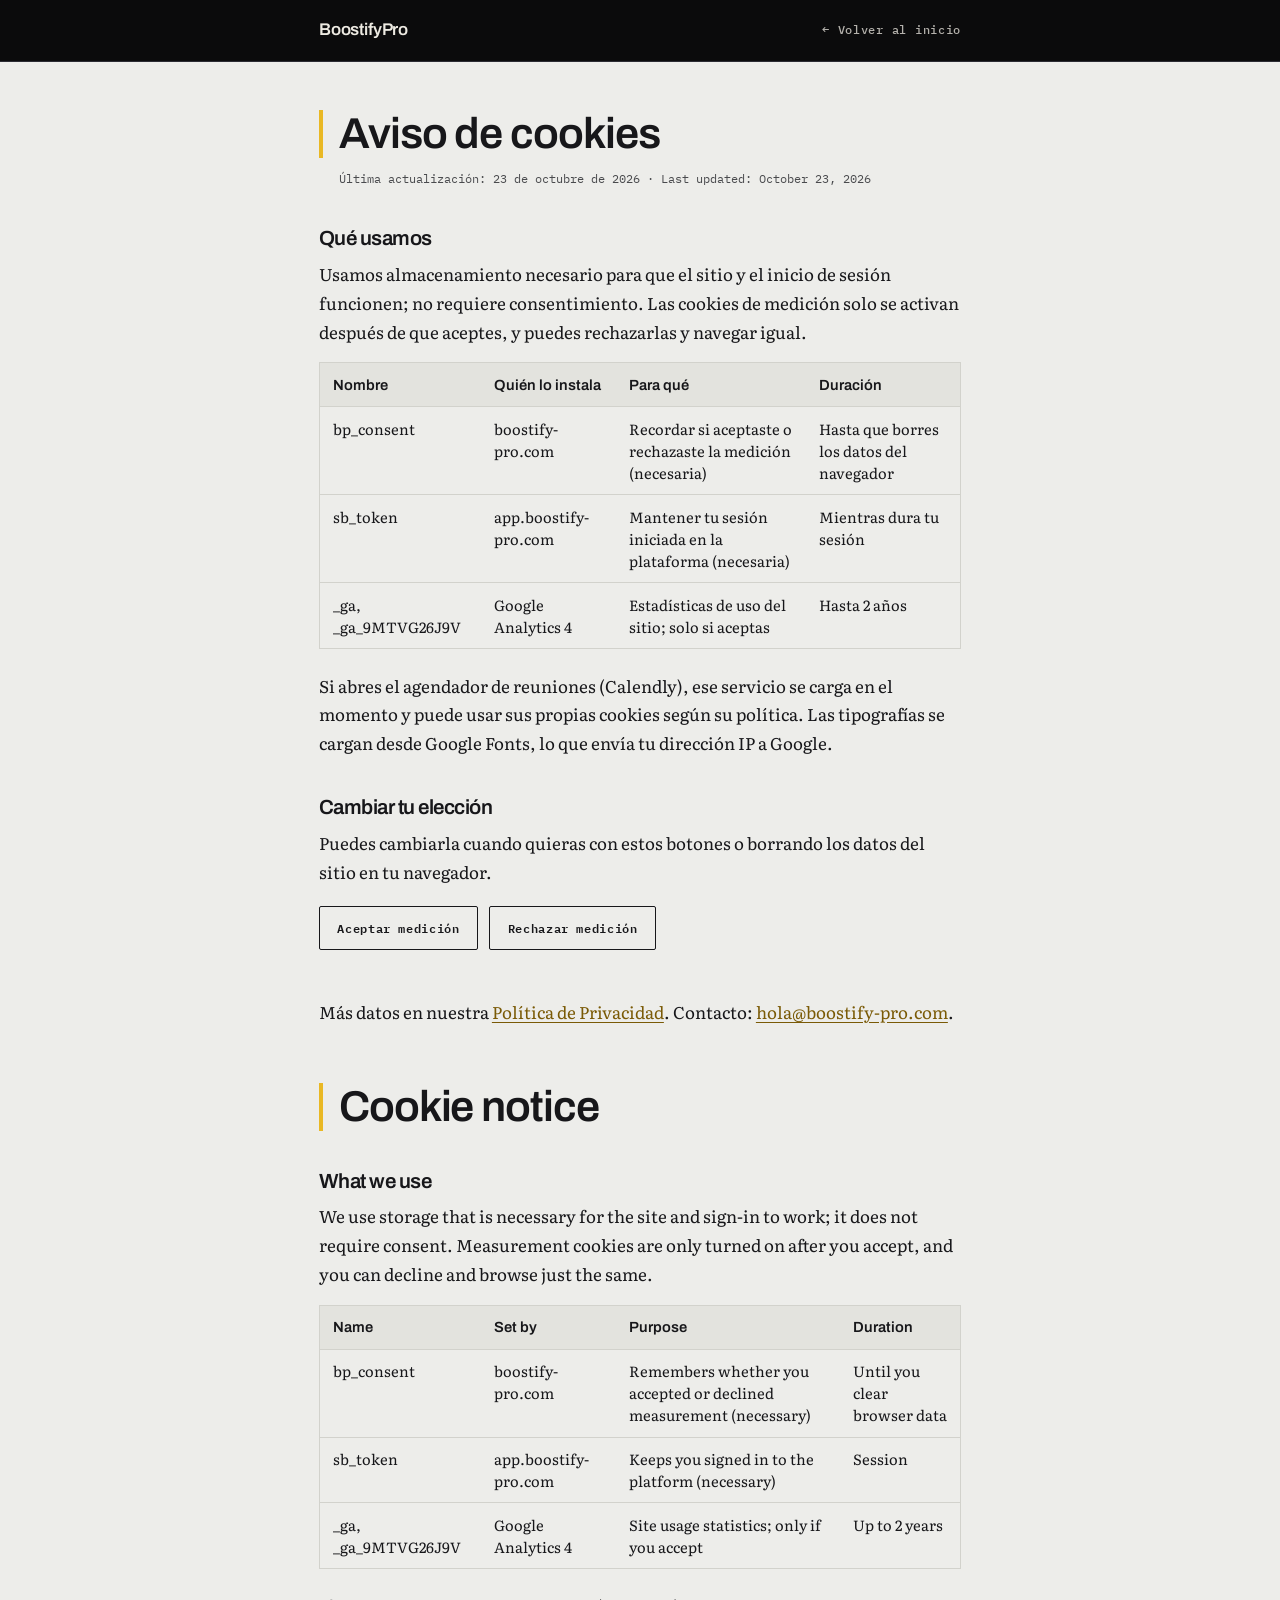
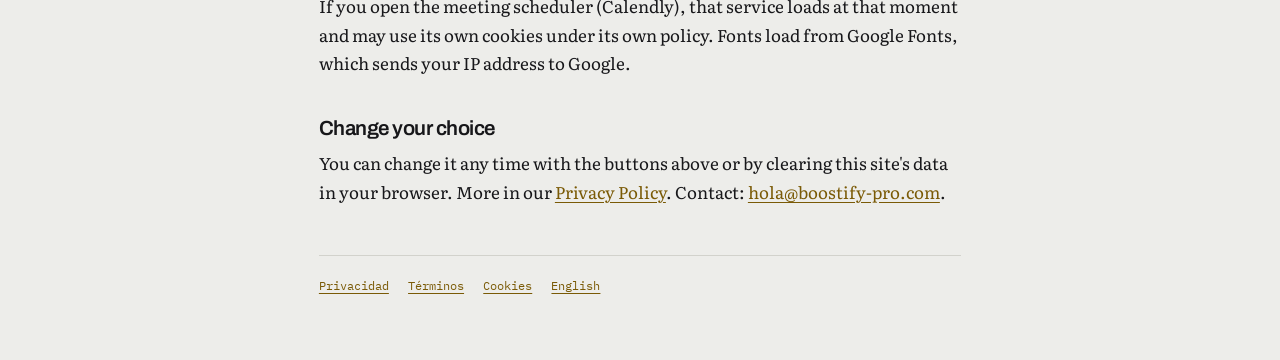
<file: LandingPage/cookies/index.html>
<!doctype html>
<html lang="es">
<head>
<meta charset="utf-8">
<meta name="viewport" content="width=device-width,initial-scale=1">
<title>Aviso de cookies · BoostifyPro</title>
<meta name="description" content="Qué cookies usa BoostifyPro y cómo cambiar tu elección.">
<link rel="canonical" href="https://www.boostify-pro.com/cookies">

<link rel="icon" href="/favicon.ico">
<link rel="preconnect" href="https://fonts.googleapis.com"><link rel="preconnect" href="https://fonts.gstatic.com" crossorigin>
<link href="https://fonts.googleapis.com/css2?family=Archivo:wght@500;600&family=Literata:opsz,wght@7..72,400;7..72,500&family=IBM+Plex+Mono:wght@400;500;600&display=swap" rel="stylesheet">
<style>
:root{--void:#0B0B0C;--stone:#EDEDEA;--stone-2:#E3E3DE;--ink:#17171A;--ink-soft:#494A4D;--line:#D2D2CC;--gold:#E9B824;--gold-ink:#7A5A06;--pale:#EDEAE2;
--display:'Archivo',system-ui,-apple-system,sans-serif;--body:'Literata',Georgia,'Times New Roman',serif;--mono:'IBM Plex Mono',ui-monospace,monospace;--gut:clamp(1.25rem,4.6vw,4rem)}
@media (prefers-color-scheme:dark){:root{--stone:#0B0B0C;--stone-2:#131316;--ink:#EDEAE2;--ink-soft:rgba(237,234,226,.8);--line:#2C2C33;--gold-ink:#E9B824}}
*{box-sizing:border-box}html{-webkit-text-size-adjust:100%}
body{margin:0;background:var(--stone);color:var(--ink);font-family:var(--body);font-size:1.06rem;line-height:1.7;-webkit-font-smoothing:antialiased}
a{color:var(--gold-ink);text-underline-offset:3px}a:hover{color:var(--ink)}
:focus-visible{outline:2.5px solid var(--gold);outline-offset:3px;border-radius:2px}
.top{background:var(--void);color:var(--pale);border-bottom:1px solid #2C2C33}
.top-in{max-width:760px;margin:0 auto;padding:1rem var(--gut);display:flex;justify-content:space-between;align-items:center;gap:1rem;flex-wrap:wrap}
.top a{color:var(--pale);text-decoration:none;font-family:var(--display);font-weight:600;letter-spacing:-.01em}
.top a.back{font-family:var(--mono);font-weight:500;font-size:.75rem;letter-spacing:.06em;color:rgba(237,234,226,.75)}
.top a:hover{color:var(--gold)}
main{max-width:760px;margin:0 auto;padding:3rem var(--gut) 4rem}
h1,h2{font-family:var(--display);font-weight:600;letter-spacing:-.025em;line-height:1.12;text-wrap:balance}
h1{font-size:clamp(1.9rem,1.4rem + 2vw,2.7rem);margin:0 0 .6rem;padding-left:1rem;border-left:4px solid var(--gold)}
h2{font-size:1.28rem;margin:2.4rem 0 .6rem}
p{margin:0 0 1rem}.date{font-family:var(--mono);font-size:.78rem;color:var(--ink-soft);margin-bottom:2rem;padding-left:1.25rem}
.tbl{overflow-x:auto;margin:0 0 1.4rem;border:1px solid var(--line)}
table{border-collapse:collapse;width:100%;font-size:.92rem;line-height:1.5}
th,td{text-align:left;vertical-align:top;padding:.65rem .8rem;border-bottom:1px solid var(--line)}
th{font-family:var(--display);font-weight:600;background:var(--stone-2)}tr:last-child td{border-bottom:0}
.alt{margin-top:3rem;padding-top:1.2rem;border-top:1px solid var(--line);font-family:var(--mono);font-size:.78rem;display:flex;gap:1.2rem;flex-wrap:wrap}
.btns{display:flex;gap:.7rem;flex-wrap:wrap;margin:1.2rem 0 0}
.btns button{font-family:var(--mono);font-size:.78rem;font-weight:600;letter-spacing:.05em;padding:.7rem 1.1rem;border:1px solid var(--ink);background:transparent;color:var(--ink);border-radius:2px;cursor:pointer}
.btns button:hover{background:var(--gold);border-color:var(--gold);color:#17130A}
#ck-msg{font-family:var(--mono);font-size:.8rem;margin-top:.8rem;min-height:1.2rem}
</style>
</head>
<body>
<header class="top"><div class="top-in"><a href="/">BoostifyPro</a><a class="back" href="/">← Volver al inicio</a></div></header>
<main>

<h1>Aviso de cookies</h1>
<p class="date">Última actualización: 23 de octubre de 2026 · <span lang="en">Last updated: October 23, 2026</span></p>
<h2>Qué usamos</h2>
<p>Usamos almacenamiento necesario para que el sitio y el inicio de sesión funcionen; no requiere consentimiento. Las cookies de medición solo se activan después de que aceptes, y puedes rechazarlas y navegar igual.</p>
<div class="tbl"><table><thead><tr><th>Nombre</th><th>Quién lo instala</th><th>Para qué</th><th>Duración</th></tr></thead><tbody>
<tr><td>bp_consent</td><td>boostify-pro.com</td><td>Recordar si aceptaste o rechazaste la medición (necesaria)</td><td>Hasta que borres los datos del navegador</td></tr>
<tr><td>sb_token</td><td>app.boostify-pro.com</td><td>Mantener tu sesión iniciada en la plataforma (necesaria)</td><td>Mientras dura tu sesión</td></tr>
<tr><td>_ga, _ga_9MTVG26J9V</td><td>Google Analytics 4</td><td>Estadísticas de uso del sitio; solo si aceptas</td><td>Hasta 2 años</td></tr>
</tbody></table></div>
<p>Si abres el agendador de reuniones (Calendly), ese servicio se carga en el momento y puede usar sus propias cookies según su política. Las tipografías se cargan desde Google Fonts, lo que envía tu dirección IP a Google.</p>
<h2>Cambiar tu elección</h2>
<p>Puedes cambiarla cuando quieras con estos botones o borrando los datos del sitio en tu navegador.</p>
<div class="btns"><button type="button" data-v="yes">Aceptar medición</button><button type="button" data-v="no">Rechazar medición</button></div>
<p id="ck-msg" role="status"></p>
<p>Más datos en nuestra <a href="/privacidad">Política de Privacidad</a>. Contacto: <a href="mailto:hola@boostify-pro.com">hola@boostify-pro.com</a>.</p>

<h1 lang="en" style="margin-top:3.5rem">Cookie notice</h1>
<div lang="en">
<h2>What we use</h2>
<p>We use storage that is necessary for the site and sign-in to work; it does not require consent. Measurement cookies are only turned on after you accept, and you can decline and browse just the same.</p>
<div class="tbl"><table><thead><tr><th>Name</th><th>Set by</th><th>Purpose</th><th>Duration</th></tr></thead><tbody>
<tr><td>bp_consent</td><td>boostify-pro.com</td><td>Remembers whether you accepted or declined measurement (necessary)</td><td>Until you clear browser data</td></tr>
<tr><td>sb_token</td><td>app.boostify-pro.com</td><td>Keeps you signed in to the platform (necessary)</td><td>Session</td></tr>
<tr><td>_ga, _ga_9MTVG26J9V</td><td>Google Analytics 4</td><td>Site usage statistics; only if you accept</td><td>Up to 2 years</td></tr>
</tbody></table></div>
<p>If you open the meeting scheduler (Calendly), that service loads at that moment and may use its own cookies under its own policy. Fonts load from Google Fonts, which sends your IP address to Google.</p>
<h2>Change your choice</h2>
<p>You can change it any time with the buttons above or by clearing this site's data in your browser. More in our <a href="/en/privacy">Privacy Policy</a>. Contact: <a href="mailto:hola@boostify-pro.com">hola@boostify-pro.com</a>.</p>
</div>

<nav class="alt" aria-label="Documentos legales"><a href="/privacidad">Privacidad</a> <a href="/terminos">Términos</a> <a href="/cookies">Cookies</a> <a href="/en/privacy">English</a></nav>
</main>
<script>
(function(){
  var msg=document.getElementById('ck-msg');
  document.querySelectorAll('.btns button').forEach(function(b){
    b.addEventListener('click',function(){
      try{localStorage.setItem('bp_consent',b.dataset.v)}catch(e){}
      msg.textContent=b.dataset.v==='yes'?'Listo: medición aceptada · Done: measurement accepted':'Listo: medición rechazada · Done: measurement declined';
    });
  });
})();
</script>
</body>
</html>
</file>
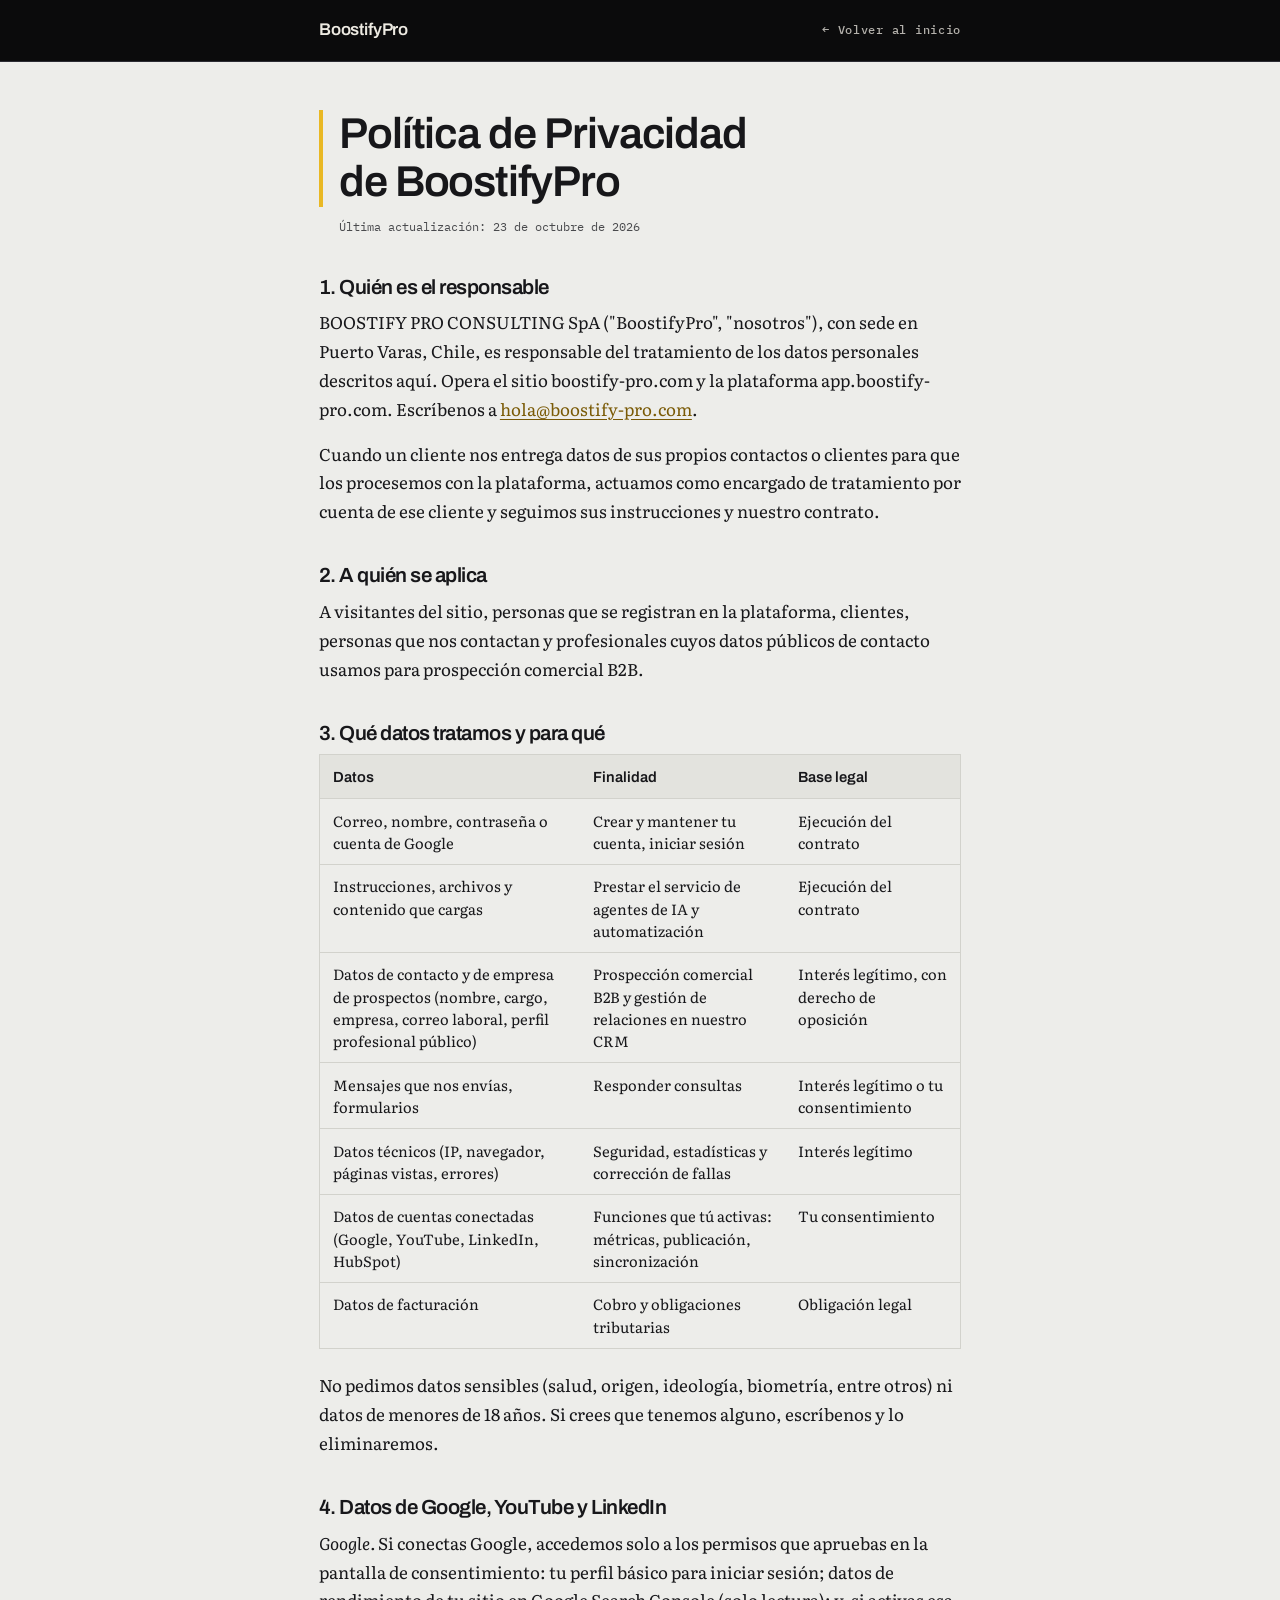
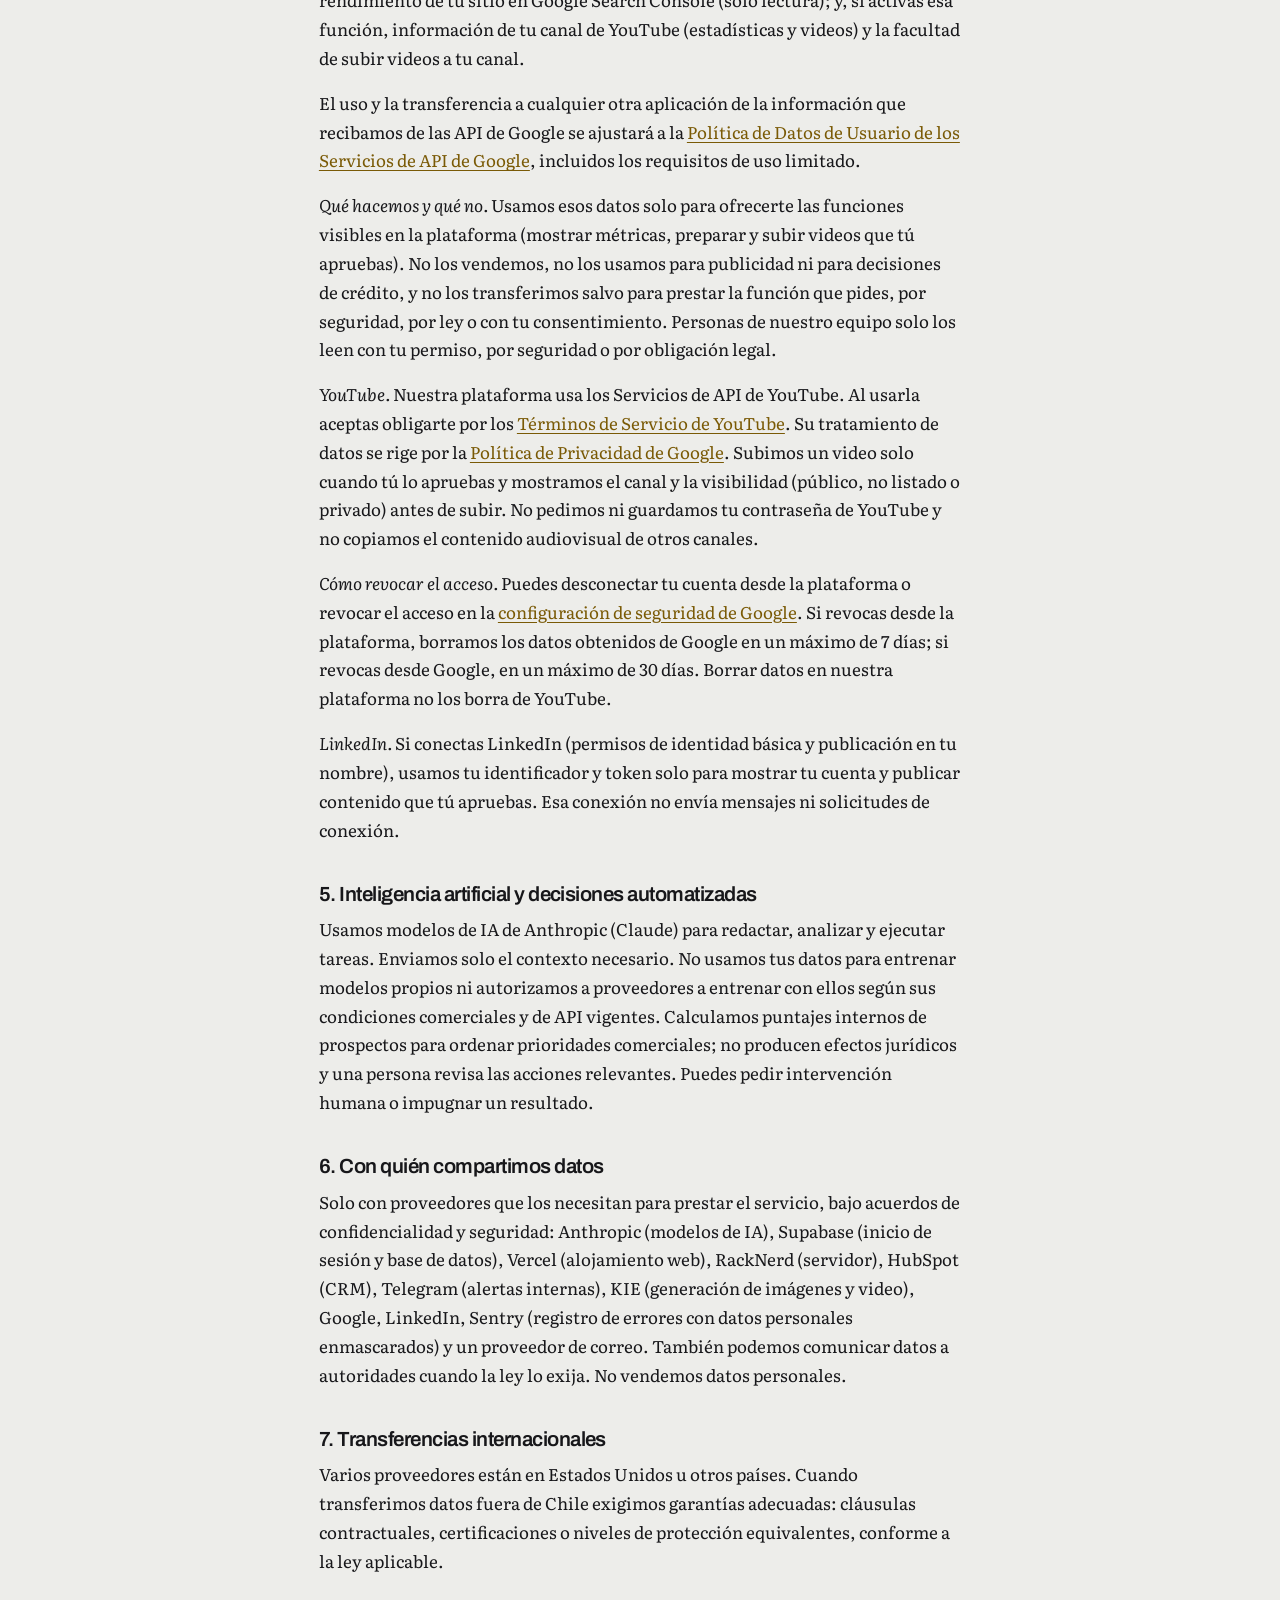
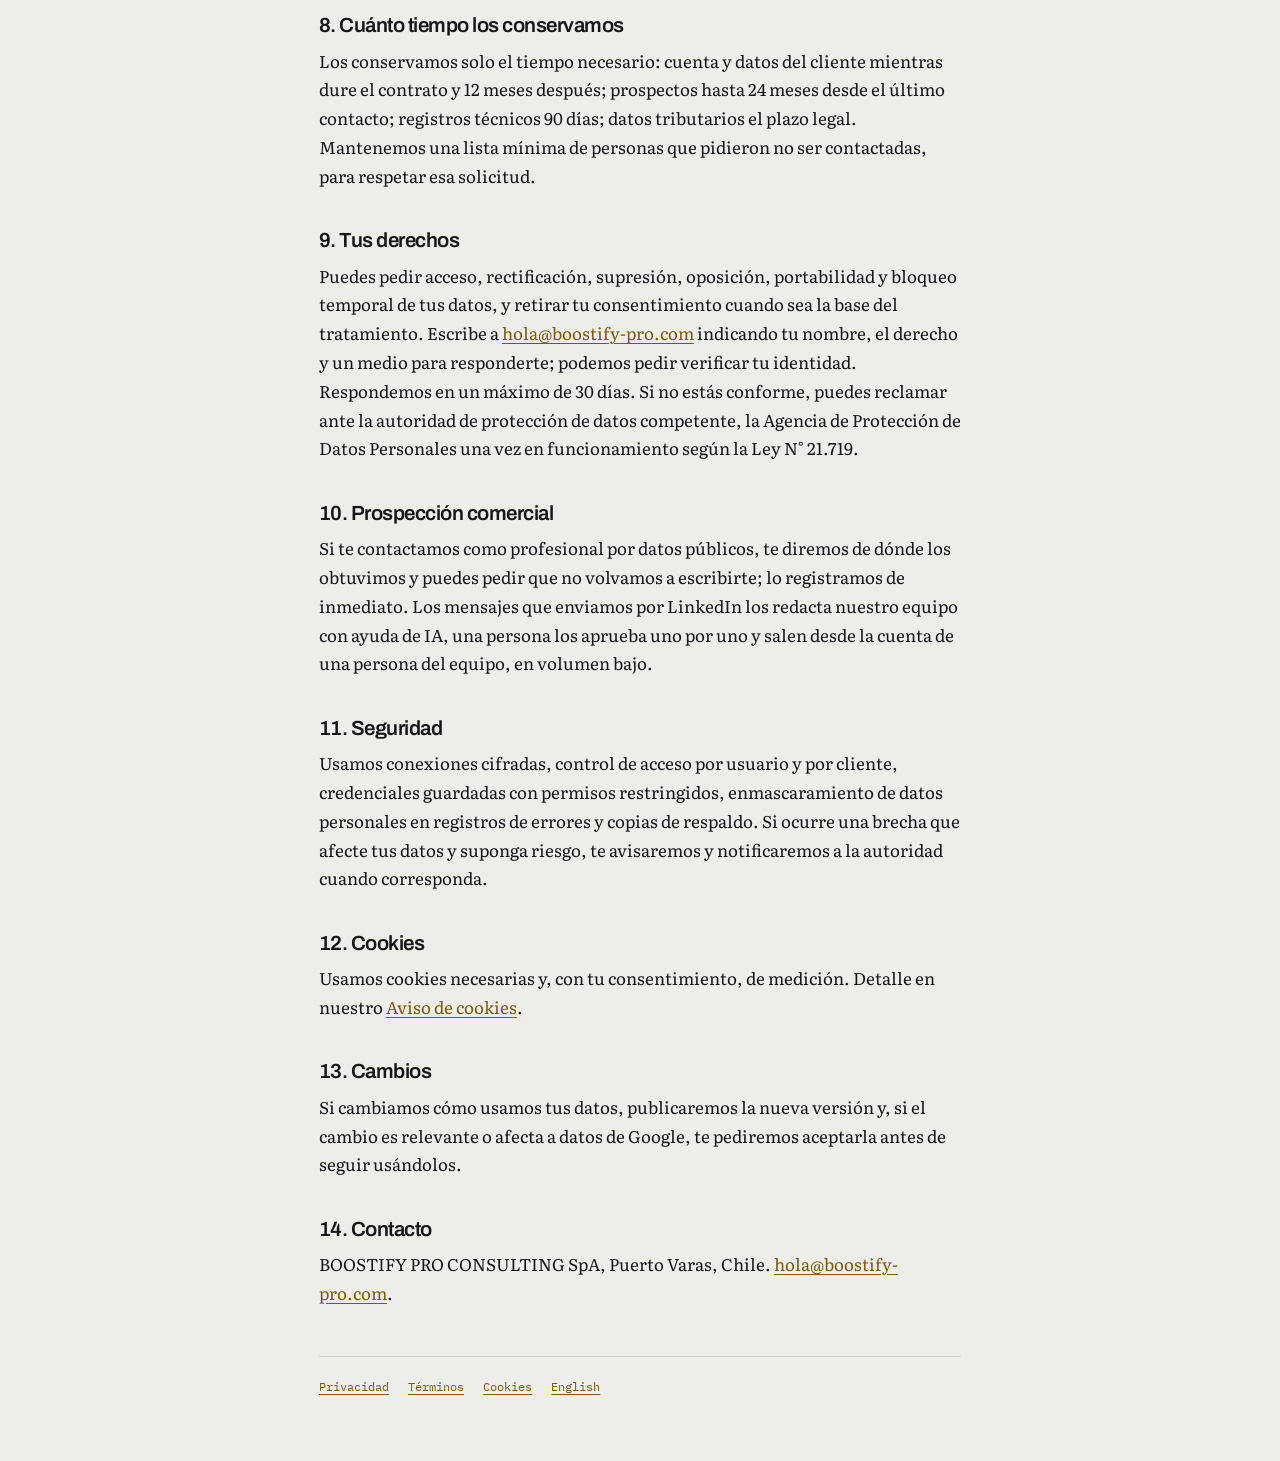
<file: LandingPage/privacidad/index.html>
<!doctype html>
<html lang="es">
<head>
<meta charset="utf-8">
<meta name="viewport" content="width=device-width,initial-scale=1">
<title>Política de Privacidad · BoostifyPro</title>
<meta name="description" content="Cómo BoostifyPro trata tus datos personales, incluidos los datos de Google, YouTube y LinkedIn.">
<link rel="canonical" href="https://www.boostify-pro.com/privacidad">
<link rel="alternate" hreflang="es" href="https://www.boostify-pro.com/privacidad"><link rel="alternate" hreflang="en" href="https://www.boostify-pro.com/en/privacy">
<link rel="icon" href="/favicon.ico">
<link rel="preconnect" href="https://fonts.googleapis.com"><link rel="preconnect" href="https://fonts.gstatic.com" crossorigin>
<link href="https://fonts.googleapis.com/css2?family=Archivo:wght@500;600&family=Literata:opsz,wght@7..72,400;7..72,500&family=IBM+Plex+Mono:wght@400;500;600&display=swap" rel="stylesheet">
<style>
:root{--void:#0B0B0C;--stone:#EDEDEA;--stone-2:#E3E3DE;--ink:#17171A;--ink-soft:#494A4D;--line:#D2D2CC;--gold:#E9B824;--gold-ink:#7A5A06;--pale:#EDEAE2;
--display:'Archivo',system-ui,-apple-system,sans-serif;--body:'Literata',Georgia,'Times New Roman',serif;--mono:'IBM Plex Mono',ui-monospace,monospace;--gut:clamp(1.25rem,4.6vw,4rem)}
@media (prefers-color-scheme:dark){:root{--stone:#0B0B0C;--stone-2:#131316;--ink:#EDEAE2;--ink-soft:rgba(237,234,226,.8);--line:#2C2C33;--gold-ink:#E9B824}}
*{box-sizing:border-box}html{-webkit-text-size-adjust:100%}
body{margin:0;background:var(--stone);color:var(--ink);font-family:var(--body);font-size:1.06rem;line-height:1.7;-webkit-font-smoothing:antialiased}
a{color:var(--gold-ink);text-underline-offset:3px}a:hover{color:var(--ink)}
:focus-visible{outline:2.5px solid var(--gold);outline-offset:3px;border-radius:2px}
.top{background:var(--void);color:var(--pale);border-bottom:1px solid #2C2C33}
.top-in{max-width:760px;margin:0 auto;padding:1rem var(--gut);display:flex;justify-content:space-between;align-items:center;gap:1rem;flex-wrap:wrap}
.top a{color:var(--pale);text-decoration:none;font-family:var(--display);font-weight:600;letter-spacing:-.01em}
.top a.back{font-family:var(--mono);font-weight:500;font-size:.75rem;letter-spacing:.06em;color:rgba(237,234,226,.75)}
.top a:hover{color:var(--gold)}
main{max-width:760px;margin:0 auto;padding:3rem var(--gut) 4rem}
h1,h2{font-family:var(--display);font-weight:600;letter-spacing:-.025em;line-height:1.12;text-wrap:balance}
h1{font-size:clamp(1.9rem,1.4rem + 2vw,2.7rem);margin:0 0 .6rem;padding-left:1rem;border-left:4px solid var(--gold)}
h2{font-size:1.28rem;margin:2.4rem 0 .6rem}
p{margin:0 0 1rem}.date{font-family:var(--mono);font-size:.78rem;color:var(--ink-soft);margin-bottom:2rem;padding-left:1.25rem}
.tbl{overflow-x:auto;margin:0 0 1.4rem;border:1px solid var(--line)}
table{border-collapse:collapse;width:100%;font-size:.92rem;line-height:1.5}
th,td{text-align:left;vertical-align:top;padding:.65rem .8rem;border-bottom:1px solid var(--line)}
th{font-family:var(--display);font-weight:600;background:var(--stone-2)}tr:last-child td{border-bottom:0}
.alt{margin-top:3rem;padding-top:1.2rem;border-top:1px solid var(--line);font-family:var(--mono);font-size:.78rem;display:flex;gap:1.2rem;flex-wrap:wrap}
.btns{display:flex;gap:.7rem;flex-wrap:wrap;margin:1.2rem 0 0}
.btns button{font-family:var(--mono);font-size:.78rem;font-weight:600;letter-spacing:.05em;padding:.7rem 1.1rem;border:1px solid var(--ink);background:transparent;color:var(--ink);border-radius:2px;cursor:pointer}
.btns button:hover{background:var(--gold);border-color:var(--gold);color:#17130A}
#ck-msg{font-family:var(--mono);font-size:.8rem;margin-top:.8rem;min-height:1.2rem}
</style>
</head>
<body>
<header class="top"><div class="top-in"><a href="/">BoostifyPro</a><a class="back" href="/">← Volver al inicio</a></div></header>
<main>
<h1>Política de Privacidad de BoostifyPro</h1>
<p class="date">Última actualización: 23 de octubre de 2026</p>
<h2>1. Quién es el responsable</h2>
<p>BOOSTIFY PRO CONSULTING SpA ("BoostifyPro", "nosotros"), con sede en Puerto Varas, Chile, es responsable del tratamiento de los datos personales descritos aquí. Opera el sitio boostify-pro.com y la plataforma app.boostify-pro.com. Escríbenos a <a href="mailto:hola@boostify-pro.com">hola@boostify-pro.com</a>.</p>
<p>Cuando un cliente nos entrega datos de sus propios contactos o clientes para que los procesemos con la plataforma, actuamos como encargado de tratamiento por cuenta de ese cliente y seguimos sus instrucciones y nuestro contrato.</p>
<h2>2. A quién se aplica</h2>
<p>A visitantes del sitio, personas que se registran en la plataforma, clientes, personas que nos contactan y profesionales cuyos datos públicos de contacto usamos para prospección comercial B2B.</p>
<h2>3. Qué datos tratamos y para qué</h2>
<div class="tbl"><table><thead><tr><th>Datos</th><th>Finalidad</th><th>Base legal</th></tr></thead><tbody><tr><td>Correo, nombre, contraseña o cuenta de Google</td><td>Crear y mantener tu cuenta, iniciar sesión</td><td>Ejecución del contrato</td></tr><tr><td>Instrucciones, archivos y contenido que cargas</td><td>Prestar el servicio de agentes de IA y automatización</td><td>Ejecución del contrato</td></tr><tr><td>Datos de contacto y de empresa de prospectos (nombre, cargo, empresa, correo laboral, perfil profesional público)</td><td>Prospección comercial B2B y gestión de relaciones en nuestro CRM</td><td>Interés legítimo, con derecho de oposición</td></tr><tr><td>Mensajes que nos envías, formularios</td><td>Responder consultas</td><td>Interés legítimo o tu consentimiento</td></tr><tr><td>Datos técnicos (IP, navegador, páginas vistas, errores)</td><td>Seguridad, estadísticas y corrección de fallas</td><td>Interés legítimo</td></tr><tr><td>Datos de cuentas conectadas (Google, YouTube, LinkedIn, HubSpot)</td><td>Funciones que tú activas: métricas, publicación, sincronización</td><td>Tu consentimiento</td></tr><tr><td>Datos de facturación</td><td>Cobro y obligaciones tributarias</td><td>Obligación legal</td></tr></tbody></table></div>
<p>No pedimos datos sensibles (salud, origen, ideología, biometría, entre otros) ni datos de menores de 18 años. Si crees que tenemos alguno, escríbenos y lo eliminaremos.</p>
<h2>4. Datos de Google, YouTube y LinkedIn</h2>
<p><em>Google.</em> Si conectas Google, accedemos solo a los permisos que apruebas en la pantalla de consentimiento: tu perfil básico para iniciar sesión; datos de rendimiento de tu sitio en Google Search Console (solo lectura); y, si activas esa función, información de tu canal de YouTube (estadísticas y videos) y la facultad de subir videos a tu canal.</p>
<p>El uso y la transferencia a cualquier otra aplicación de la información que recibamos de las API de Google se ajustará a la <a href="https://developers.google.com/terms/api-services-user-data-policy" rel="noopener">Política de Datos de Usuario de los Servicios de API de Google</a>, incluidos los requisitos de uso limitado.</p>
<p><em>Qué hacemos y qué no.</em> Usamos esos datos solo para ofrecerte las funciones visibles en la plataforma (mostrar métricas, preparar y subir videos que tú apruebas). No los vendemos, no los usamos para publicidad ni para decisiones de crédito, y no los transferimos salvo para prestar la función que pides, por seguridad, por ley o con tu consentimiento. Personas de nuestro equipo solo los leen con tu permiso, por seguridad o por obligación legal.</p>
<p><em>YouTube.</em> Nuestra plataforma usa los Servicios de API de YouTube. Al usarla aceptas obligarte por los <a href="https://www.youtube.com/t/terms" rel="noopener">Términos de Servicio de YouTube</a>. Su tratamiento de datos se rige por la <a href="https://policies.google.com/privacy" rel="noopener">Política de Privacidad de Google</a>. Subimos un video solo cuando tú lo apruebas y mostramos el canal y la visibilidad (público, no listado o privado) antes de subir. No pedimos ni guardamos tu contraseña de YouTube y no copiamos el contenido audiovisual de otros canales.</p>
<p><em>Cómo revocar el acceso.</em> Puedes desconectar tu cuenta desde la plataforma o revocar el acceso en la <a href="https://security.google.com/settings/security/permissions" rel="noopener">configuración de seguridad de Google</a>. Si revocas desde la plataforma, borramos los datos obtenidos de Google en un máximo de 7 días; si revocas desde Google, en un máximo de 30 días. Borrar datos en nuestra plataforma no los borra de YouTube.</p>
<p><em>LinkedIn.</em> Si conectas LinkedIn (permisos de identidad básica y publicación en tu nombre), usamos tu identificador y token solo para mostrar tu cuenta y publicar contenido que tú apruebas. Esa conexión no envía mensajes ni solicitudes de conexión.</p>
<h2>5. Inteligencia artificial y decisiones automatizadas</h2>
<p>Usamos modelos de IA de Anthropic (Claude) para redactar, analizar y ejecutar tareas. Enviamos solo el contexto necesario. No usamos tus datos para entrenar modelos propios ni autorizamos a proveedores a entrenar con ellos según sus condiciones comerciales y de API vigentes. Calculamos puntajes internos de prospectos para ordenar prioridades comerciales; no producen efectos jurídicos y una persona revisa las acciones relevantes. Puedes pedir intervención humana o impugnar un resultado.</p>
<h2>6. Con quién compartimos datos</h2>
<p>Solo con proveedores que los necesitan para prestar el servicio, bajo acuerdos de confidencialidad y seguridad: Anthropic (modelos de IA), Supabase (inicio de sesión y base de datos), Vercel (alojamiento web), RackNerd (servidor), HubSpot (CRM), Telegram (alertas internas), KIE (generación de imágenes y video), Google, LinkedIn, Sentry (registro de errores con datos personales enmascarados) y un proveedor de correo. También podemos comunicar datos a autoridades cuando la ley lo exija. No vendemos datos personales.</p>
<h2>7. Transferencias internacionales</h2>
<p>Varios proveedores están en Estados Unidos u otros países. Cuando transferimos datos fuera de Chile exigimos garantías adecuadas: cláusulas contractuales, certificaciones o niveles de protección equivalentes, conforme a la ley aplicable.</p>
<h2>8. Cuánto tiempo los conservamos</h2>
<p>Los conservamos solo el tiempo necesario: cuenta y datos del cliente mientras dure el contrato y 12 meses después; prospectos hasta 24 meses desde el último contacto; registros técnicos 90 días; datos tributarios el plazo legal. Mantenemos una lista mínima de personas que pidieron no ser contactadas, para respetar esa solicitud.</p>
<h2>9. Tus derechos</h2>
<p>Puedes pedir acceso, rectificación, supresión, oposición, portabilidad y bloqueo temporal de tus datos, y retirar tu consentimiento cuando sea la base del tratamiento. Escribe a <a href="mailto:hola@boostify-pro.com">hola@boostify-pro.com</a> indicando tu nombre, el derecho y un medio para responderte; podemos pedir verificar tu identidad. Respondemos en un máximo de 30 días. Si no estás conforme, puedes reclamar ante la autoridad de protección de datos competente, la Agencia de Protección de Datos Personales una vez en funcionamiento según la Ley N° 21.719.</p>
<h2>10. Prospección comercial</h2>
<p>Si te contactamos como profesional por datos públicos, te diremos de dónde los obtuvimos y puedes pedir que no volvamos a escribirte; lo registramos de inmediato. Los mensajes que enviamos por LinkedIn los redacta nuestro equipo con ayuda de IA, una persona los aprueba uno por uno y salen desde la cuenta de una persona del equipo, en volumen bajo.</p>
<h2>11. Seguridad</h2>
<p>Usamos conexiones cifradas, control de acceso por usuario y por cliente, credenciales guardadas con permisos restringidos, enmascaramiento de datos personales en registros de errores y copias de respaldo. Si ocurre una brecha que afecte tus datos y suponga riesgo, te avisaremos y notificaremos a la autoridad cuando corresponda.</p>
<h2>12. Cookies</h2>
<p>Usamos cookies necesarias y, con tu consentimiento, de medición. Detalle en nuestro <a href="/cookies" rel="noopener">Aviso de cookies</a>.</p>
<h2>13. Cambios</h2>
<p>Si cambiamos cómo usamos tus datos, publicaremos la nueva versión y, si el cambio es relevante o afecta a datos de Google, te pediremos aceptarla antes de seguir usándolos.</p>
<h2>14. Contacto</h2>
<p>BOOSTIFY PRO CONSULTING SpA, Puerto Varas, Chile. <a href="mailto:hola@boostify-pro.com">hola@boostify-pro.com</a>.</p>
<nav class="alt" aria-label="Documentos legales"><a href="/privacidad">Privacidad</a> <a href="/terminos">Términos</a> <a href="/cookies">Cookies</a> <a href="/en/privacy">English</a></nav>
</main>

</body>
</html>
</file>
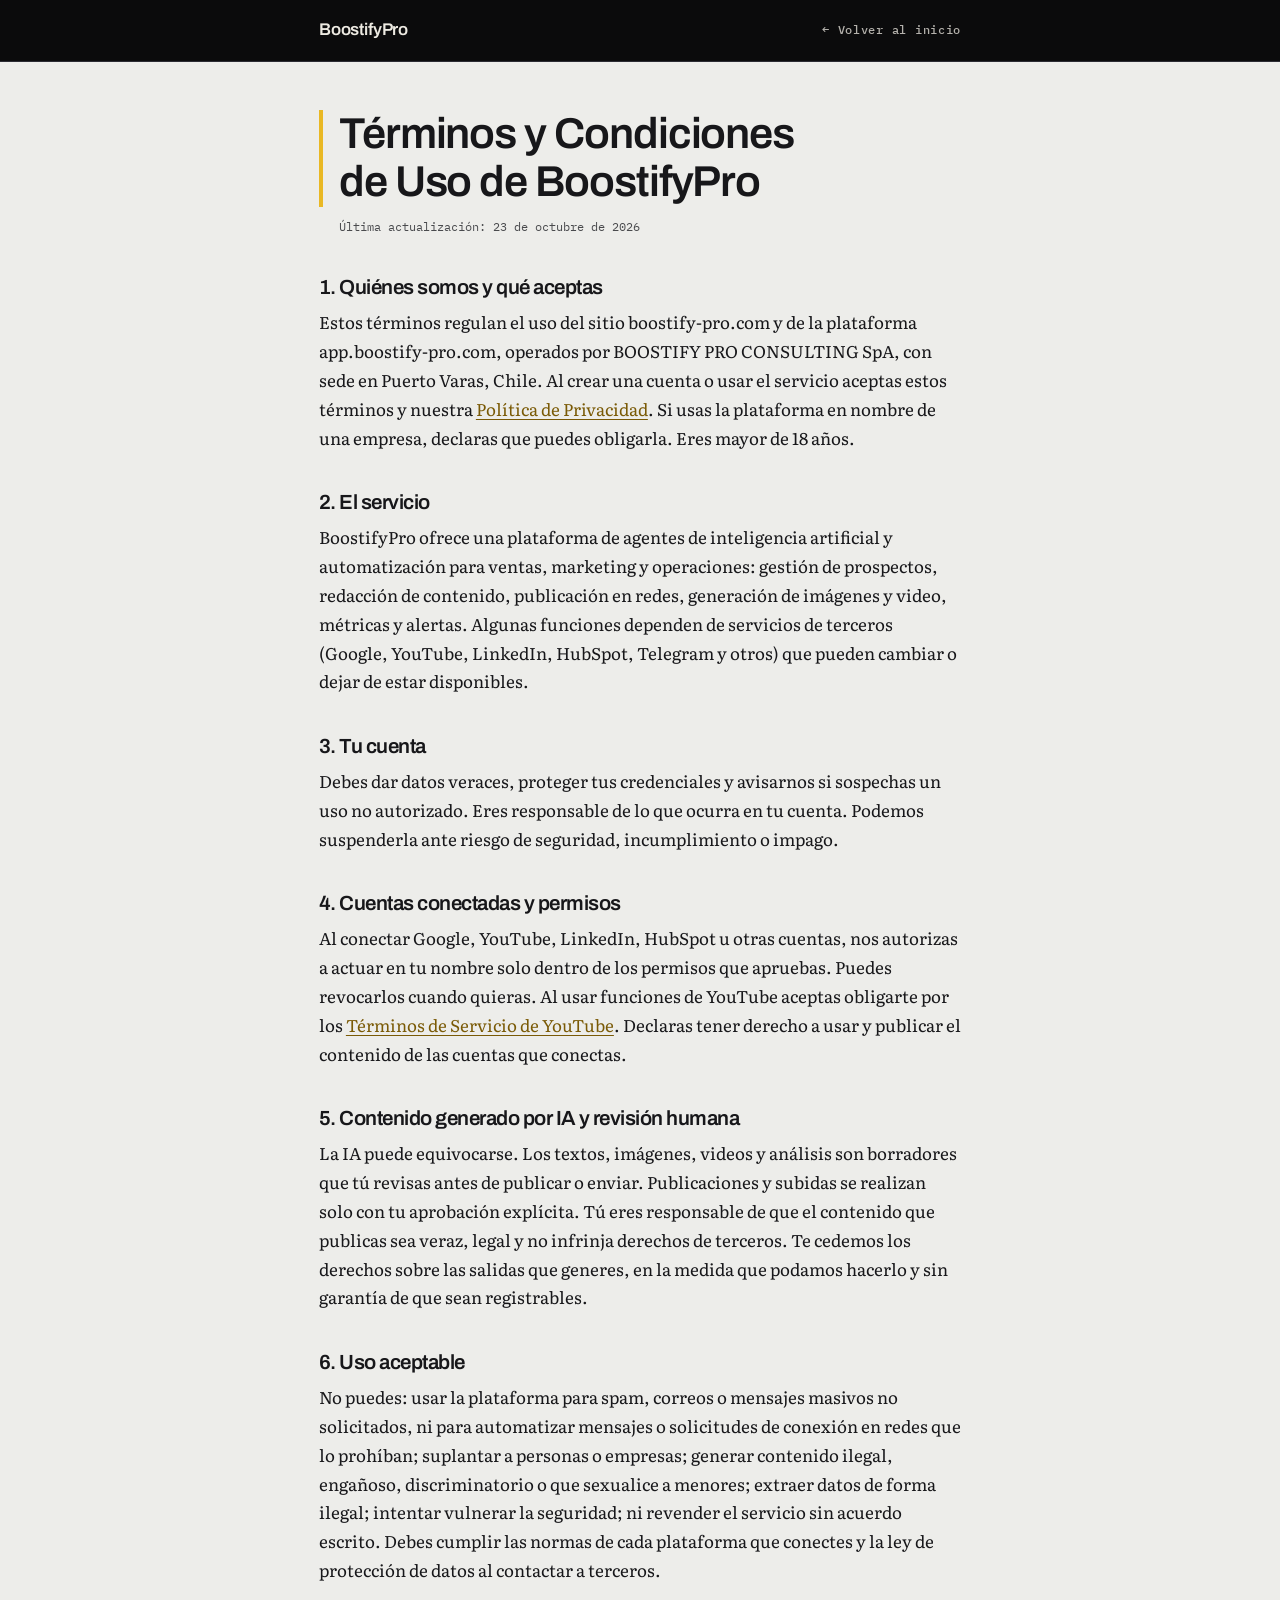
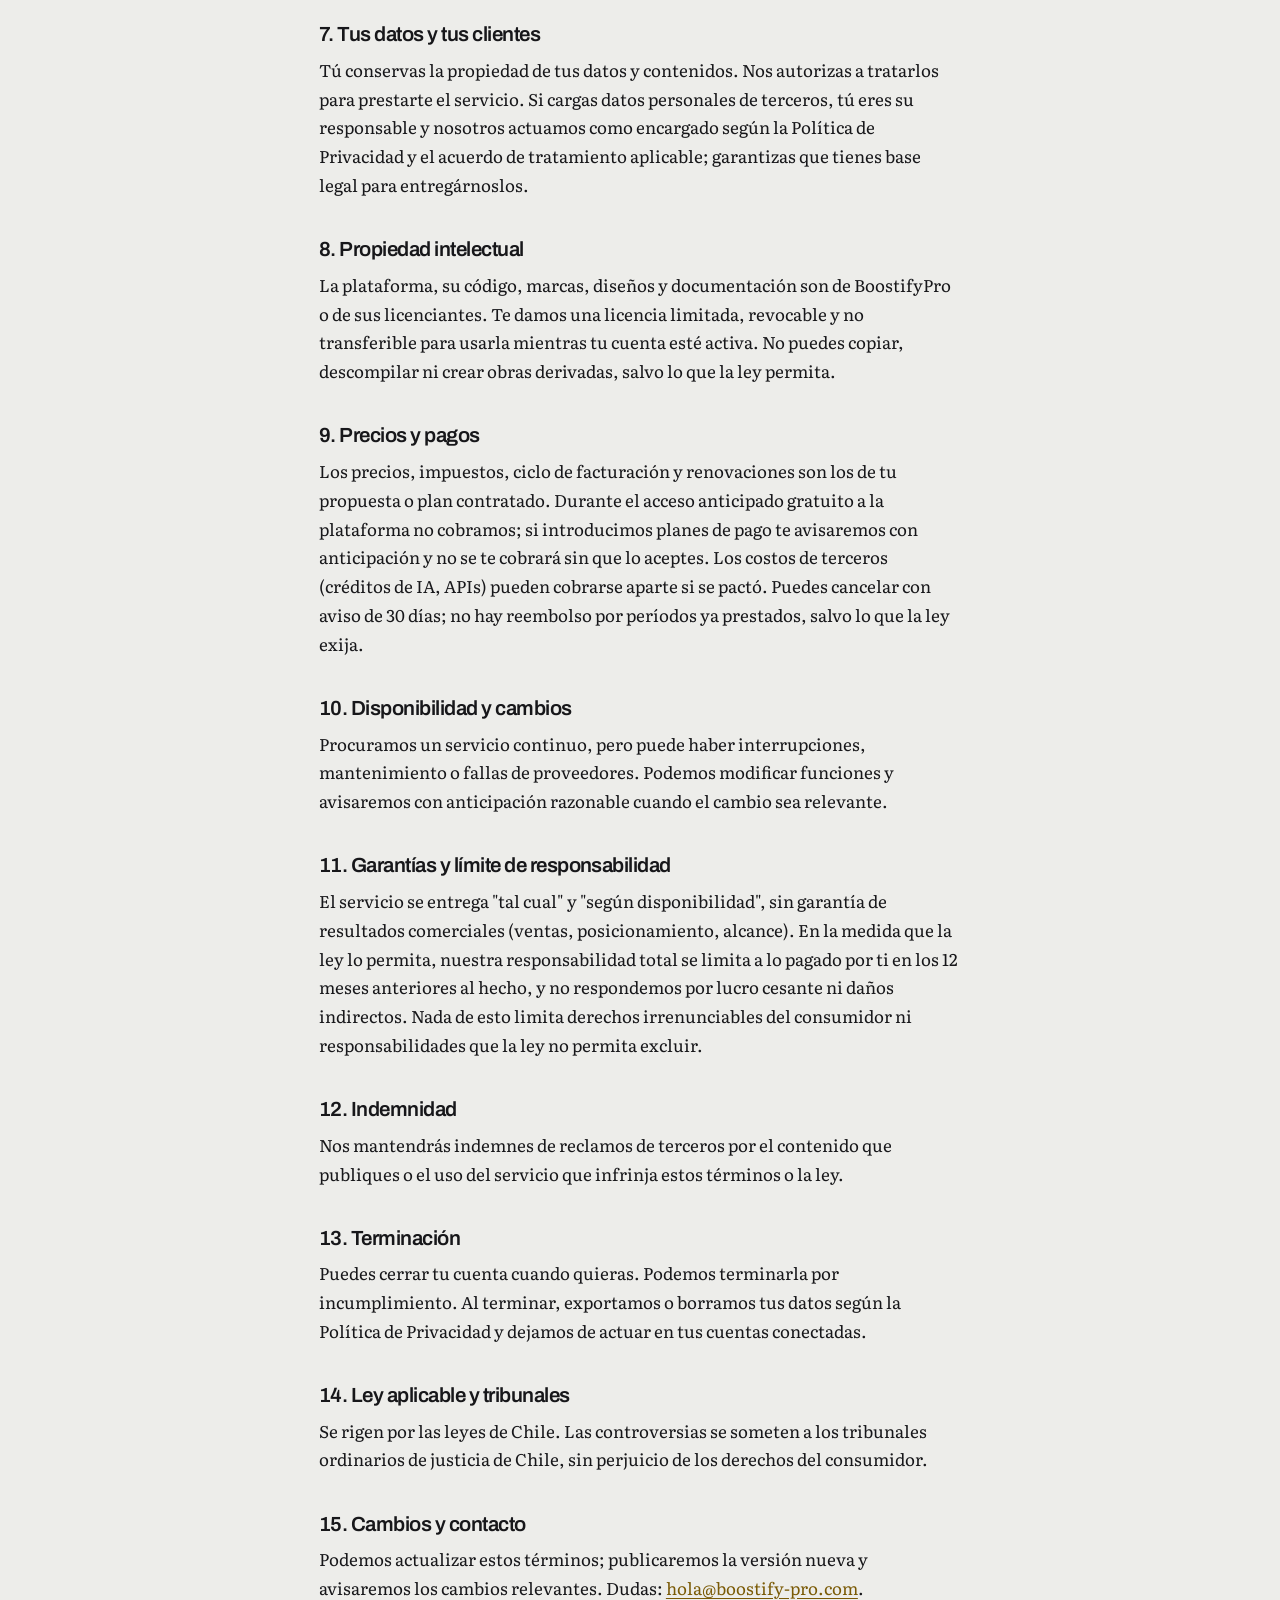
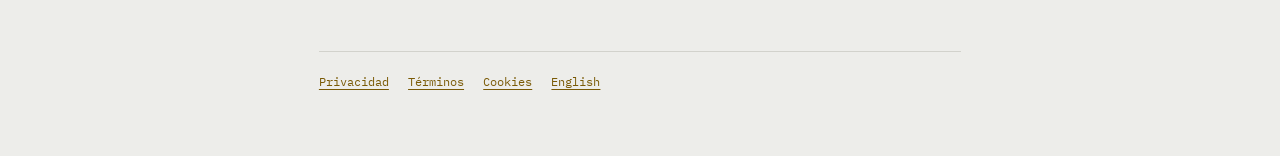
<file: LandingPage/terminos/index.html>
<!doctype html>
<html lang="es">
<head>
<meta charset="utf-8">
<meta name="viewport" content="width=device-width,initial-scale=1">
<title>Términos y Condiciones · BoostifyPro</title>
<meta name="description" content="Condiciones de uso del sitio y de la plataforma de BoostifyPro.">
<link rel="canonical" href="https://www.boostify-pro.com/terminos">
<link rel="alternate" hreflang="es" href="https://www.boostify-pro.com/terminos"><link rel="alternate" hreflang="en" href="https://www.boostify-pro.com/en/terms">
<link rel="icon" href="/favicon.ico">
<link rel="preconnect" href="https://fonts.googleapis.com"><link rel="preconnect" href="https://fonts.gstatic.com" crossorigin>
<link href="https://fonts.googleapis.com/css2?family=Archivo:wght@500;600&family=Literata:opsz,wght@7..72,400;7..72,500&family=IBM+Plex+Mono:wght@400;500;600&display=swap" rel="stylesheet">
<style>
:root{--void:#0B0B0C;--stone:#EDEDEA;--stone-2:#E3E3DE;--ink:#17171A;--ink-soft:#494A4D;--line:#D2D2CC;--gold:#E9B824;--gold-ink:#7A5A06;--pale:#EDEAE2;
--display:'Archivo',system-ui,-apple-system,sans-serif;--body:'Literata',Georgia,'Times New Roman',serif;--mono:'IBM Plex Mono',ui-monospace,monospace;--gut:clamp(1.25rem,4.6vw,4rem)}
@media (prefers-color-scheme:dark){:root{--stone:#0B0B0C;--stone-2:#131316;--ink:#EDEAE2;--ink-soft:rgba(237,234,226,.8);--line:#2C2C33;--gold-ink:#E9B824}}
*{box-sizing:border-box}html{-webkit-text-size-adjust:100%}
body{margin:0;background:var(--stone);color:var(--ink);font-family:var(--body);font-size:1.06rem;line-height:1.7;-webkit-font-smoothing:antialiased}
a{color:var(--gold-ink);text-underline-offset:3px}a:hover{color:var(--ink)}
:focus-visible{outline:2.5px solid var(--gold);outline-offset:3px;border-radius:2px}
.top{background:var(--void);color:var(--pale);border-bottom:1px solid #2C2C33}
.top-in{max-width:760px;margin:0 auto;padding:1rem var(--gut);display:flex;justify-content:space-between;align-items:center;gap:1rem;flex-wrap:wrap}
.top a{color:var(--pale);text-decoration:none;font-family:var(--display);font-weight:600;letter-spacing:-.01em}
.top a.back{font-family:var(--mono);font-weight:500;font-size:.75rem;letter-spacing:.06em;color:rgba(237,234,226,.75)}
.top a:hover{color:var(--gold)}
main{max-width:760px;margin:0 auto;padding:3rem var(--gut) 4rem}
h1,h2{font-family:var(--display);font-weight:600;letter-spacing:-.025em;line-height:1.12;text-wrap:balance}
h1{font-size:clamp(1.9rem,1.4rem + 2vw,2.7rem);margin:0 0 .6rem;padding-left:1rem;border-left:4px solid var(--gold)}
h2{font-size:1.28rem;margin:2.4rem 0 .6rem}
p{margin:0 0 1rem}.date{font-family:var(--mono);font-size:.78rem;color:var(--ink-soft);margin-bottom:2rem;padding-left:1.25rem}
.tbl{overflow-x:auto;margin:0 0 1.4rem;border:1px solid var(--line)}
table{border-collapse:collapse;width:100%;font-size:.92rem;line-height:1.5}
th,td{text-align:left;vertical-align:top;padding:.65rem .8rem;border-bottom:1px solid var(--line)}
th{font-family:var(--display);font-weight:600;background:var(--stone-2)}tr:last-child td{border-bottom:0}
.alt{margin-top:3rem;padding-top:1.2rem;border-top:1px solid var(--line);font-family:var(--mono);font-size:.78rem;display:flex;gap:1.2rem;flex-wrap:wrap}
.btns{display:flex;gap:.7rem;flex-wrap:wrap;margin:1.2rem 0 0}
.btns button{font-family:var(--mono);font-size:.78rem;font-weight:600;letter-spacing:.05em;padding:.7rem 1.1rem;border:1px solid var(--ink);background:transparent;color:var(--ink);border-radius:2px;cursor:pointer}
.btns button:hover{background:var(--gold);border-color:var(--gold);color:#17130A}
#ck-msg{font-family:var(--mono);font-size:.8rem;margin-top:.8rem;min-height:1.2rem}
</style>
</head>
<body>
<header class="top"><div class="top-in"><a href="/">BoostifyPro</a><a class="back" href="/">← Volver al inicio</a></div></header>
<main>
<h1>Términos y Condiciones de Uso de BoostifyPro</h1>
<p class="date">Última actualización: 23 de octubre de 2026</p>
<h2>1. Quiénes somos y qué aceptas</h2>
<p>Estos términos regulan el uso del sitio boostify-pro.com y de la plataforma app.boostify-pro.com, operados por BOOSTIFY PRO CONSULTING SpA, con sede en Puerto Varas, Chile. Al crear una cuenta o usar el servicio aceptas estos términos y nuestra <a href="/privacidad" rel="noopener">Política de Privacidad</a>. Si usas la plataforma en nombre de una empresa, declaras que puedes obligarla. Eres mayor de 18 años.</p>
<h2>2. El servicio</h2>
<p>BoostifyPro ofrece una plataforma de agentes de inteligencia artificial y automatización para ventas, marketing y operaciones: gestión de prospectos, redacción de contenido, publicación en redes, generación de imágenes y video, métricas y alertas. Algunas funciones dependen de servicios de terceros (Google, YouTube, LinkedIn, HubSpot, Telegram y otros) que pueden cambiar o dejar de estar disponibles.</p>
<h2>3. Tu cuenta</h2>
<p>Debes dar datos veraces, proteger tus credenciales y avisarnos si sospechas un uso no autorizado. Eres responsable de lo que ocurra en tu cuenta. Podemos suspenderla ante riesgo de seguridad, incumplimiento o impago.</p>
<h2>4. Cuentas conectadas y permisos</h2>
<p>Al conectar Google, YouTube, LinkedIn, HubSpot u otras cuentas, nos autorizas a actuar en tu nombre solo dentro de los permisos que apruebas. Puedes revocarlos cuando quieras. Al usar funciones de YouTube aceptas obligarte por los <a href="https://www.youtube.com/t/terms" rel="noopener">Términos de Servicio de YouTube</a>. Declaras tener derecho a usar y publicar el contenido de las cuentas que conectas.</p>
<h2>5. Contenido generado por IA y revisión humana</h2>
<p>La IA puede equivocarse. Los textos, imágenes, videos y análisis son borradores que tú revisas antes de publicar o enviar. Publicaciones y subidas se realizan solo con tu aprobación explícita. Tú eres responsable de que el contenido que publicas sea veraz, legal y no infrinja derechos de terceros. Te cedemos los derechos sobre las salidas que generes, en la medida que podamos hacerlo y sin garantía de que sean registrables.</p>
<h2>6. Uso aceptable</h2>
<p>No puedes: usar la plataforma para spam, correos o mensajes masivos no solicitados, ni para automatizar mensajes o solicitudes de conexión en redes que lo prohíban; suplantar a personas o empresas; generar contenido ilegal, engañoso, discriminatorio o que sexualice a menores; extraer datos de forma ilegal; intentar vulnerar la seguridad; ni revender el servicio sin acuerdo escrito. Debes cumplir las normas de cada plataforma que conectes y la ley de protección de datos al contactar a terceros.</p>
<h2>7. Tus datos y tus clientes</h2>
<p>Tú conservas la propiedad de tus datos y contenidos. Nos autorizas a tratarlos para prestarte el servicio. Si cargas datos personales de terceros, tú eres su responsable y nosotros actuamos como encargado según la Política de Privacidad y el acuerdo de tratamiento aplicable; garantizas que tienes base legal para entregárnoslos.</p>
<h2>8. Propiedad intelectual</h2>
<p>La plataforma, su código, marcas, diseños y documentación son de BoostifyPro o de sus licenciantes. Te damos una licencia limitada, revocable y no transferible para usarla mientras tu cuenta esté activa. No puedes copiar, descompilar ni crear obras derivadas, salvo lo que la ley permita.</p>
<h2>9. Precios y pagos</h2>
<p>Los precios, impuestos, ciclo de facturación y renovaciones son los de tu propuesta o plan contratado. Durante el acceso anticipado gratuito a la plataforma no cobramos; si introducimos planes de pago te avisaremos con anticipación y no se te cobrará sin que lo aceptes. Los costos de terceros (créditos de IA, APIs) pueden cobrarse aparte si se pactó. Puedes cancelar con aviso de 30 días; no hay reembolso por períodos ya prestados, salvo lo que la ley exija.</p>
<h2>10. Disponibilidad y cambios</h2>
<p>Procuramos un servicio continuo, pero puede haber interrupciones, mantenimiento o fallas de proveedores. Podemos modificar funciones y avisaremos con anticipación razonable cuando el cambio sea relevante.</p>
<h2>11. Garantías y límite de responsabilidad</h2>
<p>El servicio se entrega "tal cual" y "según disponibilidad", sin garantía de resultados comerciales (ventas, posicionamiento, alcance). En la medida que la ley lo permita, nuestra responsabilidad total se limita a lo pagado por ti en los 12 meses anteriores al hecho, y no respondemos por lucro cesante ni daños indirectos. Nada de esto limita derechos irrenunciables del consumidor ni responsabilidades que la ley no permita excluir.</p>
<h2>12. Indemnidad</h2>
<p>Nos mantendrás indemnes de reclamos de terceros por el contenido que publiques o el uso del servicio que infrinja estos términos o la ley.</p>
<h2>13. Terminación</h2>
<p>Puedes cerrar tu cuenta cuando quieras. Podemos terminarla por incumplimiento. Al terminar, exportamos o borramos tus datos según la Política de Privacidad y dejamos de actuar en tus cuentas conectadas.</p>
<h2>14. Ley aplicable y tribunales</h2>
<p>Se rigen por las leyes de Chile. Las controversias se someten a los tribunales ordinarios de justicia de Chile, sin perjuicio de los derechos del consumidor.</p>
<h2>15. Cambios y contacto</h2>
<p>Podemos actualizar estos términos; publicaremos la versión nueva y avisaremos los cambios relevantes. Dudas: <a href="mailto:hola@boostify-pro.com">hola@boostify-pro.com</a>.</p>
<nav class="alt" aria-label="Documentos legales"><a href="/privacidad">Privacidad</a> <a href="/terminos">Términos</a> <a href="/cookies">Cookies</a> <a href="/en/privacy">English</a></nav>
</main>

</body>
</html>
</file>
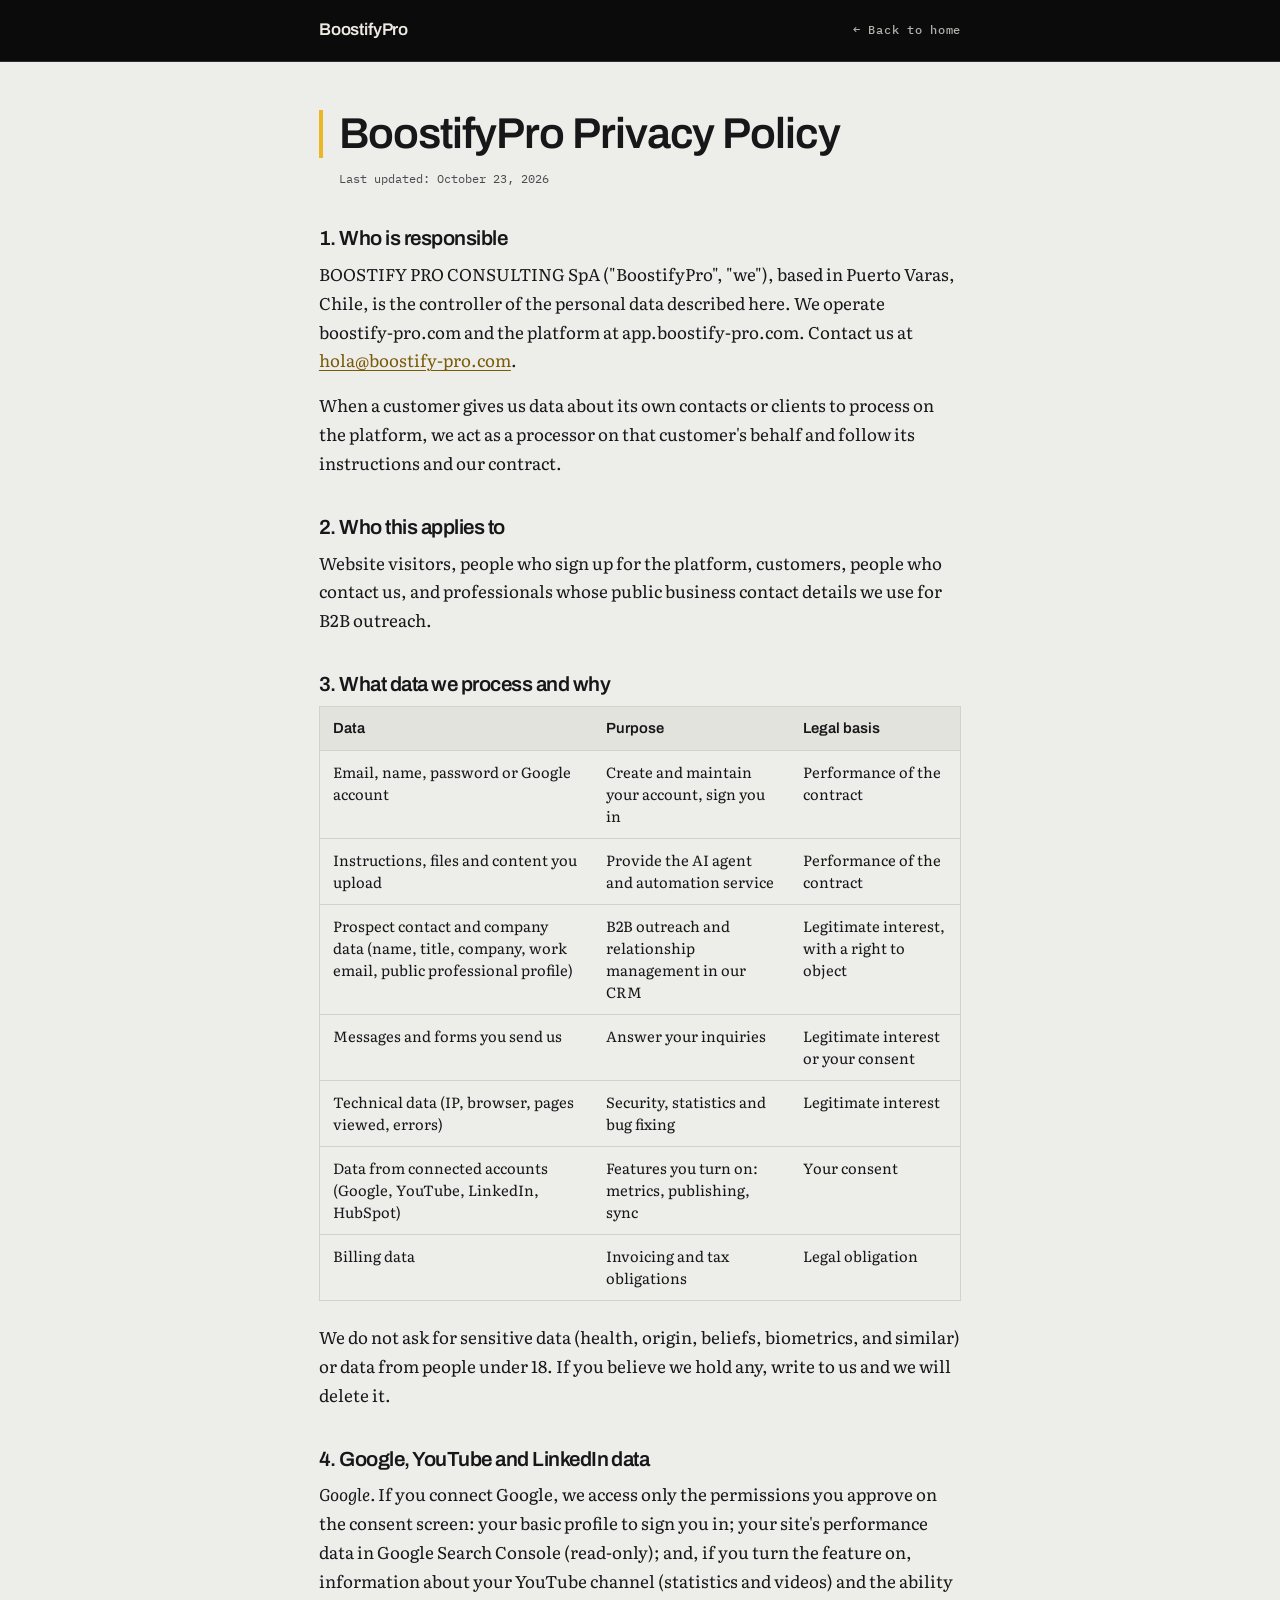
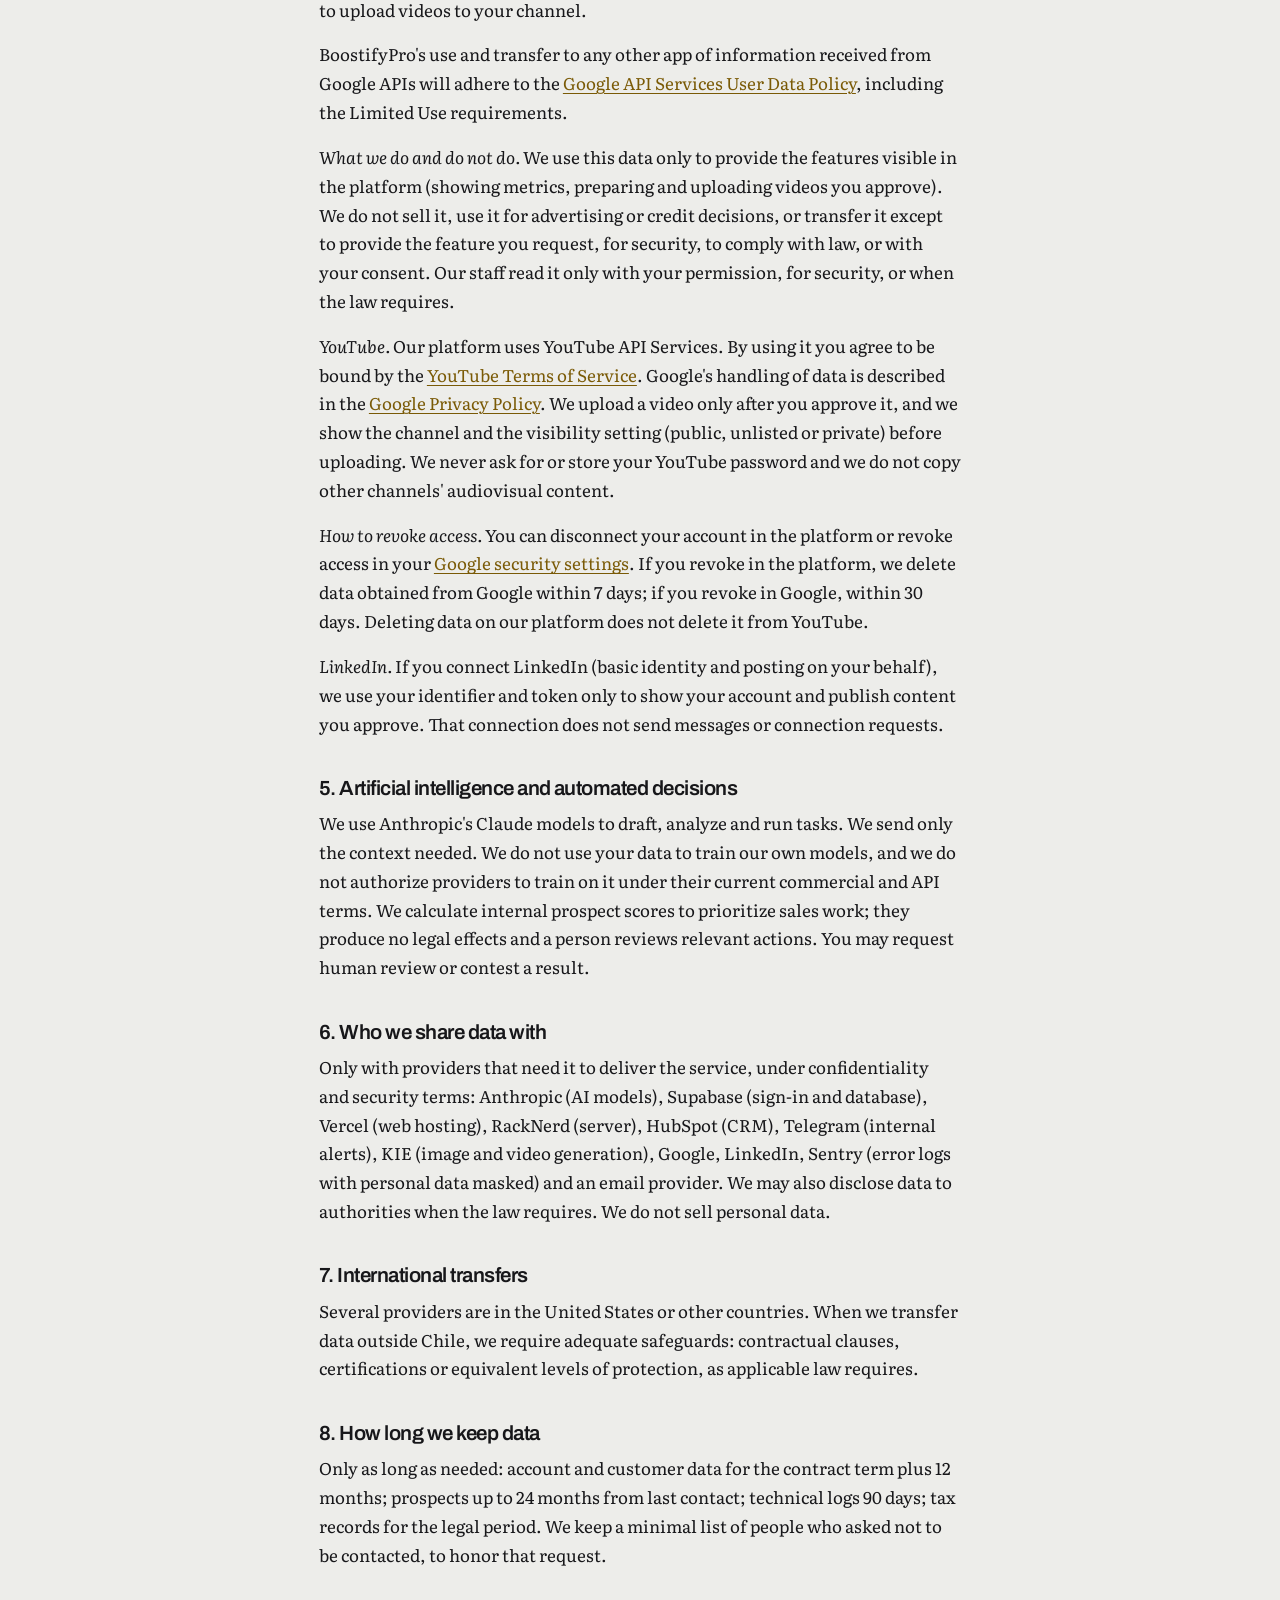
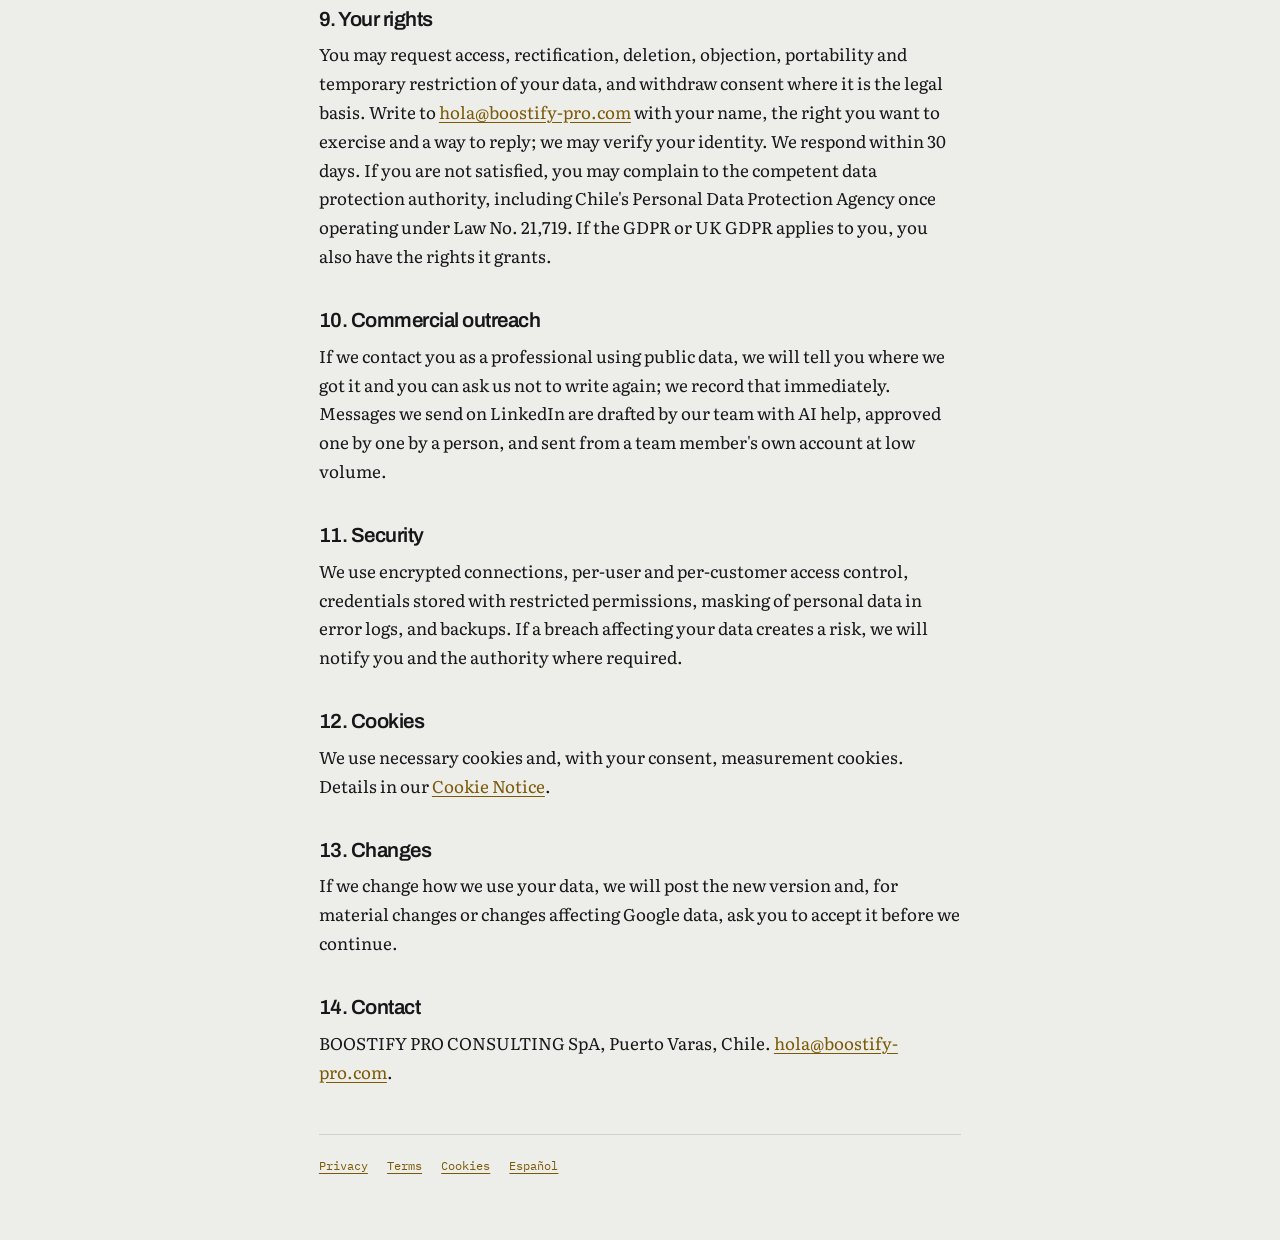
<file: LandingPage/en/privacy/index.html>
<!doctype html>
<html lang="en">
<head>
<meta charset="utf-8">
<meta name="viewport" content="width=device-width,initial-scale=1">
<title>Privacy Policy · BoostifyPro</title>
<meta name="description" content="How BoostifyPro processes personal data, including Google, YouTube and LinkedIn data.">
<link rel="canonical" href="https://www.boostify-pro.com/en/privacy">
<link rel="alternate" hreflang="es" href="https://www.boostify-pro.com/privacidad"><link rel="alternate" hreflang="en" href="https://www.boostify-pro.com/en/privacy">
<link rel="icon" href="/favicon.ico">
<link rel="preconnect" href="https://fonts.googleapis.com"><link rel="preconnect" href="https://fonts.gstatic.com" crossorigin>
<link href="https://fonts.googleapis.com/css2?family=Archivo:wght@500;600&family=Literata:opsz,wght@7..72,400;7..72,500&family=IBM+Plex+Mono:wght@400;500;600&display=swap" rel="stylesheet">
<style>
:root{--void:#0B0B0C;--stone:#EDEDEA;--stone-2:#E3E3DE;--ink:#17171A;--ink-soft:#494A4D;--line:#D2D2CC;--gold:#E9B824;--gold-ink:#7A5A06;--pale:#EDEAE2;
--display:'Archivo',system-ui,-apple-system,sans-serif;--body:'Literata',Georgia,'Times New Roman',serif;--mono:'IBM Plex Mono',ui-monospace,monospace;--gut:clamp(1.25rem,4.6vw,4rem)}
@media (prefers-color-scheme:dark){:root{--stone:#0B0B0C;--stone-2:#131316;--ink:#EDEAE2;--ink-soft:rgba(237,234,226,.8);--line:#2C2C33;--gold-ink:#E9B824}}
*{box-sizing:border-box}html{-webkit-text-size-adjust:100%}
body{margin:0;background:var(--stone);color:var(--ink);font-family:var(--body);font-size:1.06rem;line-height:1.7;-webkit-font-smoothing:antialiased}
a{color:var(--gold-ink);text-underline-offset:3px}a:hover{color:var(--ink)}
:focus-visible{outline:2.5px solid var(--gold);outline-offset:3px;border-radius:2px}
.top{background:var(--void);color:var(--pale);border-bottom:1px solid #2C2C33}
.top-in{max-width:760px;margin:0 auto;padding:1rem var(--gut);display:flex;justify-content:space-between;align-items:center;gap:1rem;flex-wrap:wrap}
.top a{color:var(--pale);text-decoration:none;font-family:var(--display);font-weight:600;letter-spacing:-.01em}
.top a.back{font-family:var(--mono);font-weight:500;font-size:.75rem;letter-spacing:.06em;color:rgba(237,234,226,.75)}
.top a:hover{color:var(--gold)}
main{max-width:760px;margin:0 auto;padding:3rem var(--gut) 4rem}
h1,h2{font-family:var(--display);font-weight:600;letter-spacing:-.025em;line-height:1.12;text-wrap:balance}
h1{font-size:clamp(1.9rem,1.4rem + 2vw,2.7rem);margin:0 0 .6rem;padding-left:1rem;border-left:4px solid var(--gold)}
h2{font-size:1.28rem;margin:2.4rem 0 .6rem}
p{margin:0 0 1rem}.date{font-family:var(--mono);font-size:.78rem;color:var(--ink-soft);margin-bottom:2rem;padding-left:1.25rem}
.tbl{overflow-x:auto;margin:0 0 1.4rem;border:1px solid var(--line)}
table{border-collapse:collapse;width:100%;font-size:.92rem;line-height:1.5}
th,td{text-align:left;vertical-align:top;padding:.65rem .8rem;border-bottom:1px solid var(--line)}
th{font-family:var(--display);font-weight:600;background:var(--stone-2)}tr:last-child td{border-bottom:0}
.alt{margin-top:3rem;padding-top:1.2rem;border-top:1px solid var(--line);font-family:var(--mono);font-size:.78rem;display:flex;gap:1.2rem;flex-wrap:wrap}
.btns{display:flex;gap:.7rem;flex-wrap:wrap;margin:1.2rem 0 0}
.btns button{font-family:var(--mono);font-size:.78rem;font-weight:600;letter-spacing:.05em;padding:.7rem 1.1rem;border:1px solid var(--ink);background:transparent;color:var(--ink);border-radius:2px;cursor:pointer}
.btns button:hover{background:var(--gold);border-color:var(--gold);color:#17130A}
#ck-msg{font-family:var(--mono);font-size:.8rem;margin-top:.8rem;min-height:1.2rem}
</style>
</head>
<body>
<header class="top"><div class="top-in"><a href="/?lang=en">BoostifyPro</a><a class="back" href="/?lang=en">← Back to home</a></div></header>
<main>
<h1>BoostifyPro Privacy Policy</h1>
<p class="date">Last updated: October 23, 2026</p>
<h2>1. Who is responsible</h2>
<p>BOOSTIFY PRO CONSULTING SpA ("BoostifyPro", "we"), based in Puerto Varas, Chile, is the controller of the personal data described here. We operate boostify-pro.com and the platform at app.boostify-pro.com. Contact us at <a href="mailto:hola@boostify-pro.com">hola@boostify-pro.com</a>.</p>
<p>When a customer gives us data about its own contacts or clients to process on the platform, we act as a processor on that customer's behalf and follow its instructions and our contract.</p>
<h2>2. Who this applies to</h2>
<p>Website visitors, people who sign up for the platform, customers, people who contact us, and professionals whose public business contact details we use for B2B outreach.</p>
<h2>3. What data we process and why</h2>
<div class="tbl"><table><thead><tr><th>Data</th><th>Purpose</th><th>Legal basis</th></tr></thead><tbody><tr><td>Email, name, password or Google account</td><td>Create and maintain your account, sign you in</td><td>Performance of the contract</td></tr><tr><td>Instructions, files and content you upload</td><td>Provide the AI agent and automation service</td><td>Performance of the contract</td></tr><tr><td>Prospect contact and company data (name, title, company, work email, public professional profile)</td><td>B2B outreach and relationship management in our CRM</td><td>Legitimate interest, with a right to object</td></tr><tr><td>Messages and forms you send us</td><td>Answer your inquiries</td><td>Legitimate interest or your consent</td></tr><tr><td>Technical data (IP, browser, pages viewed, errors)</td><td>Security, statistics and bug fixing</td><td>Legitimate interest</td></tr><tr><td>Data from connected accounts (Google, YouTube, LinkedIn, HubSpot)</td><td>Features you turn on: metrics, publishing, sync</td><td>Your consent</td></tr><tr><td>Billing data</td><td>Invoicing and tax obligations</td><td>Legal obligation</td></tr></tbody></table></div>
<p>We do not ask for sensitive data (health, origin, beliefs, biometrics, and similar) or data from people under 18. If you believe we hold any, write to us and we will delete it.</p>
<h2>4. Google, YouTube and LinkedIn data</h2>
<p><em>Google.</em> If you connect Google, we access only the permissions you approve on the consent screen: your basic profile to sign you in; your site's performance data in Google Search Console (read-only); and, if you turn the feature on, information about your YouTube channel (statistics and videos) and the ability to upload videos to your channel.</p>
<p>BoostifyPro's use and transfer to any other app of information received from Google APIs will adhere to the <a href="https://developers.google.com/terms/api-services-user-data-policy" rel="noopener">Google API Services User Data Policy</a>, including the Limited Use requirements.</p>
<p><em>What we do and do not do.</em> We use this data only to provide the features visible in the platform (showing metrics, preparing and uploading videos you approve). We do not sell it, use it for advertising or credit decisions, or transfer it except to provide the feature you request, for security, to comply with law, or with your consent. Our staff read it only with your permission, for security, or when the law requires.</p>
<p><em>YouTube.</em> Our platform uses YouTube API Services. By using it you agree to be bound by the <a href="https://www.youtube.com/t/terms" rel="noopener">YouTube Terms of Service</a>. Google's handling of data is described in the <a href="https://policies.google.com/privacy" rel="noopener">Google Privacy Policy</a>. We upload a video only after you approve it, and we show the channel and the visibility setting (public, unlisted or private) before uploading. We never ask for or store your YouTube password and we do not copy other channels' audiovisual content.</p>
<p><em>How to revoke access.</em> You can disconnect your account in the platform or revoke access in your <a href="https://security.google.com/settings/security/permissions" rel="noopener">Google security settings</a>. If you revoke in the platform, we delete data obtained from Google within 7 days; if you revoke in Google, within 30 days. Deleting data on our platform does not delete it from YouTube.</p>
<p><em>LinkedIn.</em> If you connect LinkedIn (basic identity and posting on your behalf), we use your identifier and token only to show your account and publish content you approve. That connection does not send messages or connection requests.</p>
<h2>5. Artificial intelligence and automated decisions</h2>
<p>We use Anthropic's Claude models to draft, analyze and run tasks. We send only the context needed. We do not use your data to train our own models, and we do not authorize providers to train on it under their current commercial and API terms. We calculate internal prospect scores to prioritize sales work; they produce no legal effects and a person reviews relevant actions. You may request human review or contest a result.</p>
<h2>6. Who we share data with</h2>
<p>Only with providers that need it to deliver the service, under confidentiality and security terms: Anthropic (AI models), Supabase (sign-in and database), Vercel (web hosting), RackNerd (server), HubSpot (CRM), Telegram (internal alerts), KIE (image and video generation), Google, LinkedIn, Sentry (error logs with personal data masked) and an email provider. We may also disclose data to authorities when the law requires. We do not sell personal data.</p>
<h2>7. International transfers</h2>
<p>Several providers are in the United States or other countries. When we transfer data outside Chile, we require adequate safeguards: contractual clauses, certifications or equivalent levels of protection, as applicable law requires.</p>
<h2>8. How long we keep data</h2>
<p>Only as long as needed: account and customer data for the contract term plus 12 months; prospects up to 24 months from last contact; technical logs 90 days; tax records for the legal period. We keep a minimal list of people who asked not to be contacted, to honor that request.</p>
<h2>9. Your rights</h2>
<p>You may request access, rectification, deletion, objection, portability and temporary restriction of your data, and withdraw consent where it is the legal basis. Write to <a href="mailto:hola@boostify-pro.com">hola@boostify-pro.com</a> with your name, the right you want to exercise and a way to reply; we may verify your identity. We respond within 30 days. If you are not satisfied, you may complain to the competent data protection authority, including Chile's Personal Data Protection Agency once operating under Law No. 21,719. If the GDPR or UK GDPR applies to you, you also have the rights it grants.</p>
<h2>10. Commercial outreach</h2>
<p>If we contact you as a professional using public data, we will tell you where we got it and you can ask us not to write again; we record that immediately. Messages we send on LinkedIn are drafted by our team with AI help, approved one by one by a person, and sent from a team member's own account at low volume.</p>
<h2>11. Security</h2>
<p>We use encrypted connections, per-user and per-customer access control, credentials stored with restricted permissions, masking of personal data in error logs, and backups. If a breach affecting your data creates a risk, we will notify you and the authority where required.</p>
<h2>12. Cookies</h2>
<p>We use necessary cookies and, with your consent, measurement cookies. Details in our <a href="/cookies" rel="noopener">Cookie Notice</a>.</p>
<h2>13. Changes</h2>
<p>If we change how we use your data, we will post the new version and, for material changes or changes affecting Google data, ask you to accept it before we continue.</p>
<h2>14. Contact</h2>
<p>BOOSTIFY PRO CONSULTING SpA, Puerto Varas, Chile. <a href="mailto:hola@boostify-pro.com">hola@boostify-pro.com</a>.</p>
<nav class="alt" aria-label="Legal documents"><a href="/en/privacy">Privacy</a> <a href="/en/terms">Terms</a> <a href="/cookies">Cookies</a> <a href="/privacidad">Español</a></nav>
</main>

</body>
</html>
</file>
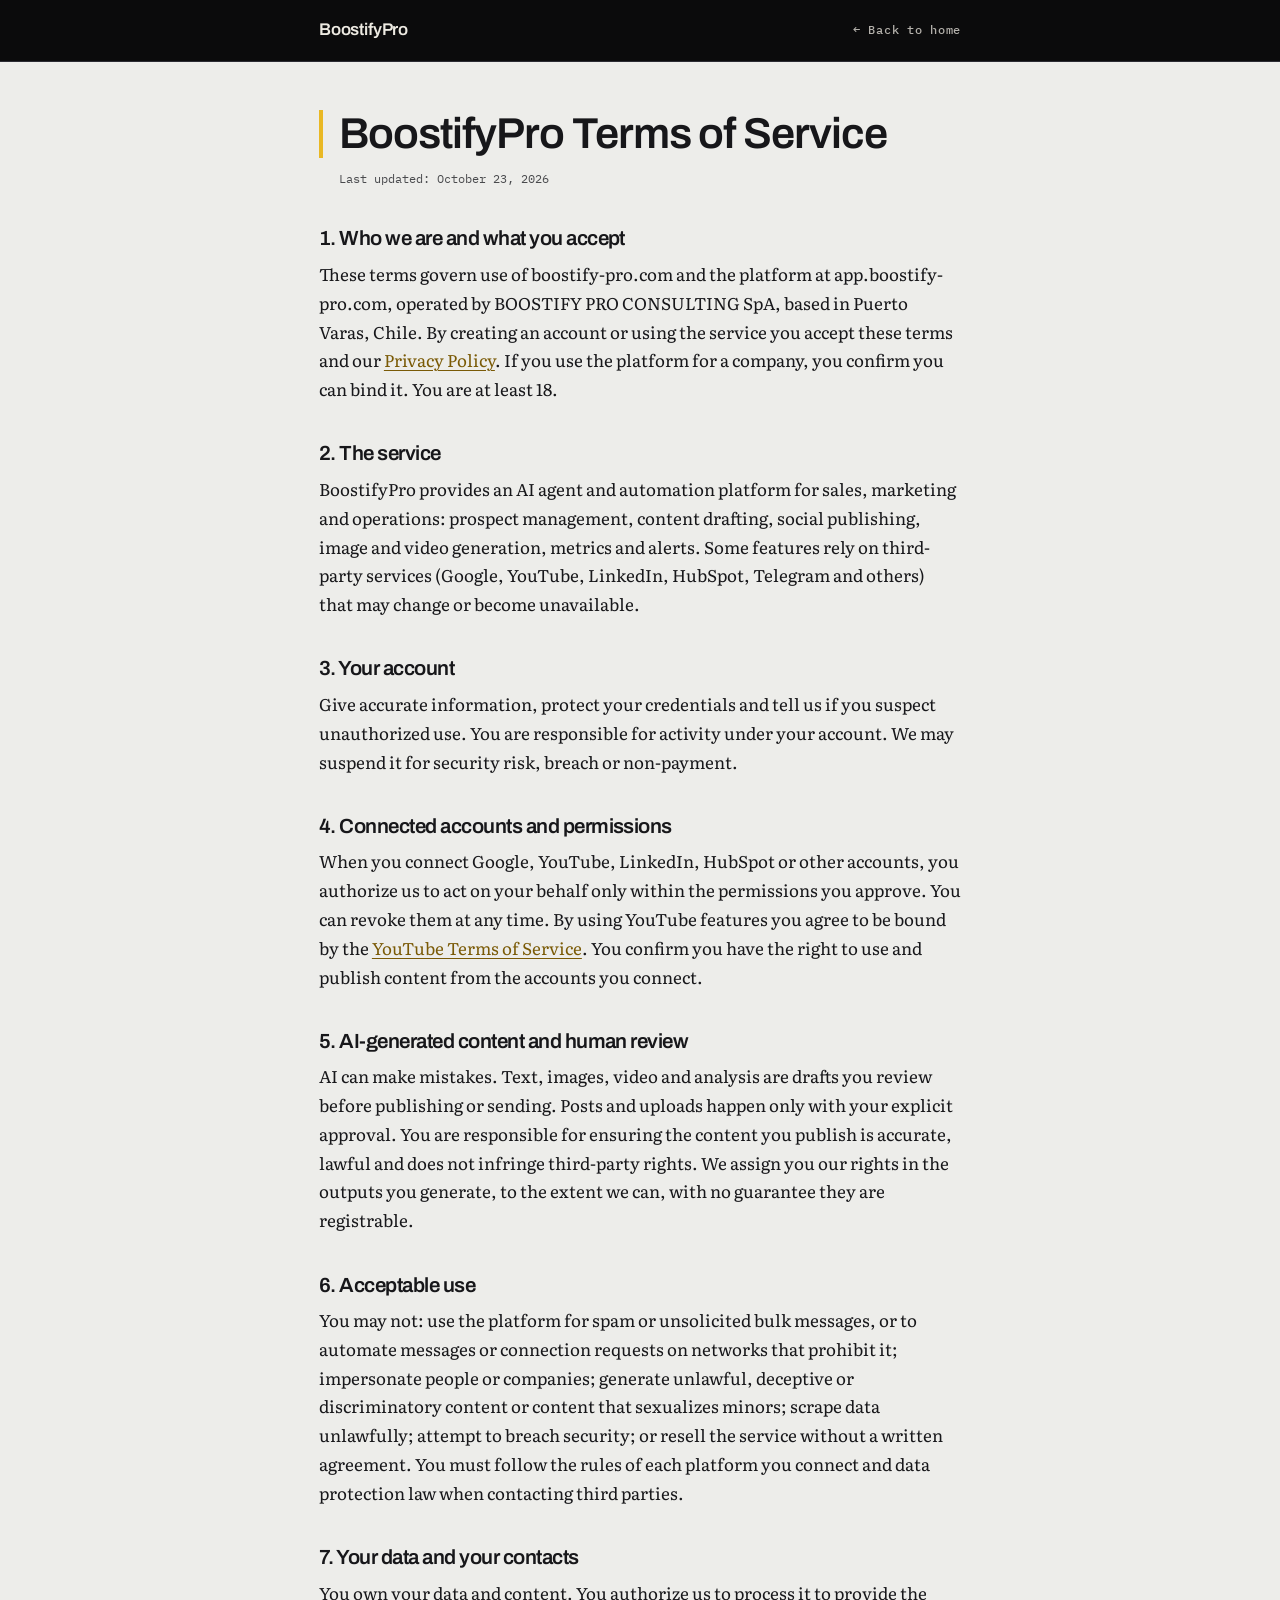
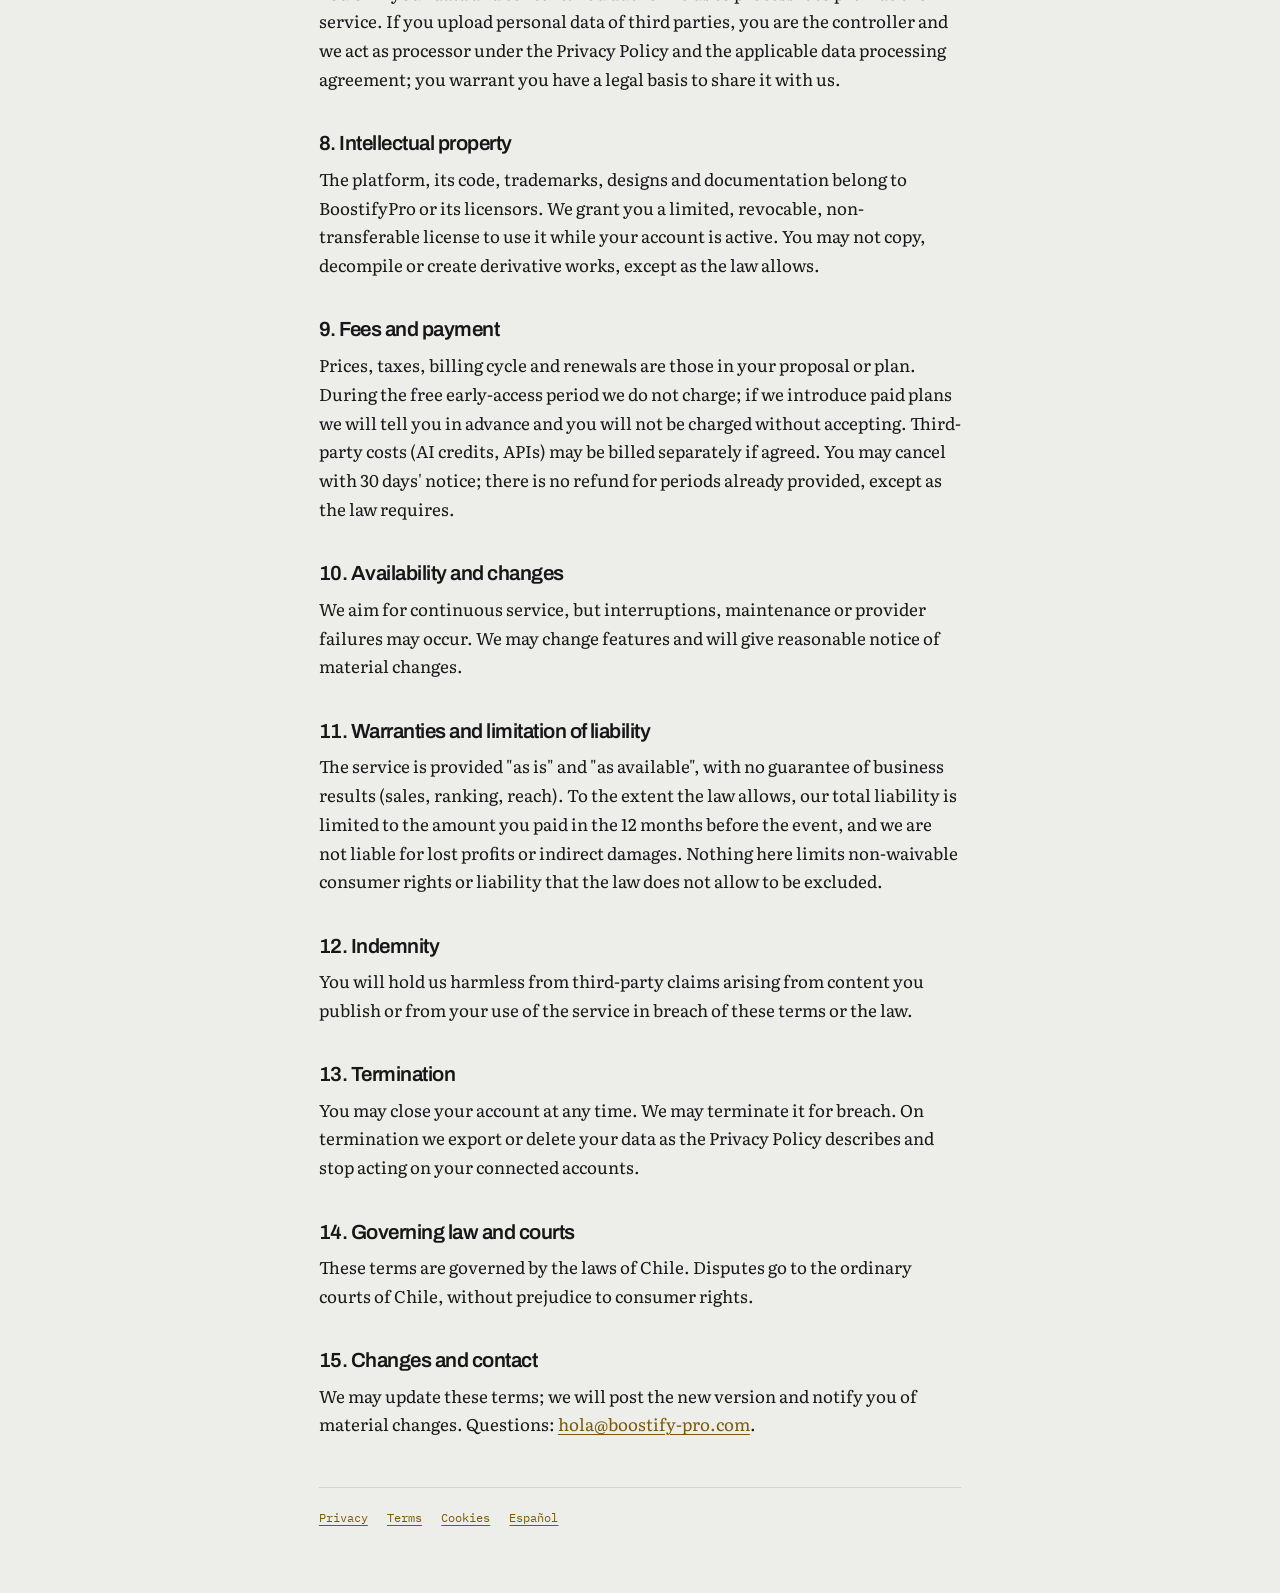
<file: LandingPage/en/terms/index.html>
<!doctype html>
<html lang="en">
<head>
<meta charset="utf-8">
<meta name="viewport" content="width=device-width,initial-scale=1">
<title>Terms of Service · BoostifyPro</title>
<meta name="description" content="Terms for using the BoostifyPro website and platform.">
<link rel="canonical" href="https://www.boostify-pro.com/en/terms">
<link rel="alternate" hreflang="es" href="https://www.boostify-pro.com/terminos"><link rel="alternate" hreflang="en" href="https://www.boostify-pro.com/en/terms">
<link rel="icon" href="/favicon.ico">
<link rel="preconnect" href="https://fonts.googleapis.com"><link rel="preconnect" href="https://fonts.gstatic.com" crossorigin>
<link href="https://fonts.googleapis.com/css2?family=Archivo:wght@500;600&family=Literata:opsz,wght@7..72,400;7..72,500&family=IBM+Plex+Mono:wght@400;500;600&display=swap" rel="stylesheet">
<style>
:root{--void:#0B0B0C;--stone:#EDEDEA;--stone-2:#E3E3DE;--ink:#17171A;--ink-soft:#494A4D;--line:#D2D2CC;--gold:#E9B824;--gold-ink:#7A5A06;--pale:#EDEAE2;
--display:'Archivo',system-ui,-apple-system,sans-serif;--body:'Literata',Georgia,'Times New Roman',serif;--mono:'IBM Plex Mono',ui-monospace,monospace;--gut:clamp(1.25rem,4.6vw,4rem)}
@media (prefers-color-scheme:dark){:root{--stone:#0B0B0C;--stone-2:#131316;--ink:#EDEAE2;--ink-soft:rgba(237,234,226,.8);--line:#2C2C33;--gold-ink:#E9B824}}
*{box-sizing:border-box}html{-webkit-text-size-adjust:100%}
body{margin:0;background:var(--stone);color:var(--ink);font-family:var(--body);font-size:1.06rem;line-height:1.7;-webkit-font-smoothing:antialiased}
a{color:var(--gold-ink);text-underline-offset:3px}a:hover{color:var(--ink)}
:focus-visible{outline:2.5px solid var(--gold);outline-offset:3px;border-radius:2px}
.top{background:var(--void);color:var(--pale);border-bottom:1px solid #2C2C33}
.top-in{max-width:760px;margin:0 auto;padding:1rem var(--gut);display:flex;justify-content:space-between;align-items:center;gap:1rem;flex-wrap:wrap}
.top a{color:var(--pale);text-decoration:none;font-family:var(--display);font-weight:600;letter-spacing:-.01em}
.top a.back{font-family:var(--mono);font-weight:500;font-size:.75rem;letter-spacing:.06em;color:rgba(237,234,226,.75)}
.top a:hover{color:var(--gold)}
main{max-width:760px;margin:0 auto;padding:3rem var(--gut) 4rem}
h1,h2{font-family:var(--display);font-weight:600;letter-spacing:-.025em;line-height:1.12;text-wrap:balance}
h1{font-size:clamp(1.9rem,1.4rem + 2vw,2.7rem);margin:0 0 .6rem;padding-left:1rem;border-left:4px solid var(--gold)}
h2{font-size:1.28rem;margin:2.4rem 0 .6rem}
p{margin:0 0 1rem}.date{font-family:var(--mono);font-size:.78rem;color:var(--ink-soft);margin-bottom:2rem;padding-left:1.25rem}
.tbl{overflow-x:auto;margin:0 0 1.4rem;border:1px solid var(--line)}
table{border-collapse:collapse;width:100%;font-size:.92rem;line-height:1.5}
th,td{text-align:left;vertical-align:top;padding:.65rem .8rem;border-bottom:1px solid var(--line)}
th{font-family:var(--display);font-weight:600;background:var(--stone-2)}tr:last-child td{border-bottom:0}
.alt{margin-top:3rem;padding-top:1.2rem;border-top:1px solid var(--line);font-family:var(--mono);font-size:.78rem;display:flex;gap:1.2rem;flex-wrap:wrap}
.btns{display:flex;gap:.7rem;flex-wrap:wrap;margin:1.2rem 0 0}
.btns button{font-family:var(--mono);font-size:.78rem;font-weight:600;letter-spacing:.05em;padding:.7rem 1.1rem;border:1px solid var(--ink);background:transparent;color:var(--ink);border-radius:2px;cursor:pointer}
.btns button:hover{background:var(--gold);border-color:var(--gold);color:#17130A}
#ck-msg{font-family:var(--mono);font-size:.8rem;margin-top:.8rem;min-height:1.2rem}
</style>
</head>
<body>
<header class="top"><div class="top-in"><a href="/?lang=en">BoostifyPro</a><a class="back" href="/?lang=en">← Back to home</a></div></header>
<main>
<h1>BoostifyPro Terms of Service</h1>
<p class="date">Last updated: October 23, 2026</p>
<h2>1. Who we are and what you accept</h2>
<p>These terms govern use of boostify-pro.com and the platform at app.boostify-pro.com, operated by BOOSTIFY PRO CONSULTING SpA, based in Puerto Varas, Chile. By creating an account or using the service you accept these terms and our <a href="/en/privacy" rel="noopener">Privacy Policy</a>. If you use the platform for a company, you confirm you can bind it. You are at least 18.</p>
<h2>2. The service</h2>
<p>BoostifyPro provides an AI agent and automation platform for sales, marketing and operations: prospect management, content drafting, social publishing, image and video generation, metrics and alerts. Some features rely on third-party services (Google, YouTube, LinkedIn, HubSpot, Telegram and others) that may change or become unavailable.</p>
<h2>3. Your account</h2>
<p>Give accurate information, protect your credentials and tell us if you suspect unauthorized use. You are responsible for activity under your account. We may suspend it for security risk, breach or non-payment.</p>
<h2>4. Connected accounts and permissions</h2>
<p>When you connect Google, YouTube, LinkedIn, HubSpot or other accounts, you authorize us to act on your behalf only within the permissions you approve. You can revoke them at any time. By using YouTube features you agree to be bound by the <a href="https://www.youtube.com/t/terms" rel="noopener">YouTube Terms of Service</a>. You confirm you have the right to use and publish content from the accounts you connect.</p>
<h2>5. AI-generated content and human review</h2>
<p>AI can make mistakes. Text, images, video and analysis are drafts you review before publishing or sending. Posts and uploads happen only with your explicit approval. You are responsible for ensuring the content you publish is accurate, lawful and does not infringe third-party rights. We assign you our rights in the outputs you generate, to the extent we can, with no guarantee they are registrable.</p>
<h2>6. Acceptable use</h2>
<p>You may not: use the platform for spam or unsolicited bulk messages, or to automate messages or connection requests on networks that prohibit it; impersonate people or companies; generate unlawful, deceptive or discriminatory content or content that sexualizes minors; scrape data unlawfully; attempt to breach security; or resell the service without a written agreement. You must follow the rules of each platform you connect and data protection law when contacting third parties.</p>
<h2>7. Your data and your contacts</h2>
<p>You own your data and content. You authorize us to process it to provide the service. If you upload personal data of third parties, you are the controller and we act as processor under the Privacy Policy and the applicable data processing agreement; you warrant you have a legal basis to share it with us.</p>
<h2>8. Intellectual property</h2>
<p>The platform, its code, trademarks, designs and documentation belong to BoostifyPro or its licensors. We grant you a limited, revocable, non-transferable license to use it while your account is active. You may not copy, decompile or create derivative works, except as the law allows.</p>
<h2>9. Fees and payment</h2>
<p>Prices, taxes, billing cycle and renewals are those in your proposal or plan. During the free early-access period we do not charge; if we introduce paid plans we will tell you in advance and you will not be charged without accepting. Third-party costs (AI credits, APIs) may be billed separately if agreed. You may cancel with 30 days' notice; there is no refund for periods already provided, except as the law requires.</p>
<h2>10. Availability and changes</h2>
<p>We aim for continuous service, but interruptions, maintenance or provider failures may occur. We may change features and will give reasonable notice of material changes.</p>
<h2>11. Warranties and limitation of liability</h2>
<p>The service is provided "as is" and "as available", with no guarantee of business results (sales, ranking, reach). To the extent the law allows, our total liability is limited to the amount you paid in the 12 months before the event, and we are not liable for lost profits or indirect damages. Nothing here limits non-waivable consumer rights or liability that the law does not allow to be excluded.</p>
<h2>12. Indemnity</h2>
<p>You will hold us harmless from third-party claims arising from content you publish or from your use of the service in breach of these terms or the law.</p>
<h2>13. Termination</h2>
<p>You may close your account at any time. We may terminate it for breach. On termination we export or delete your data as the Privacy Policy describes and stop acting on your connected accounts.</p>
<h2>14. Governing law and courts</h2>
<p>These terms are governed by the laws of Chile. Disputes go to the ordinary courts of Chile, without prejudice to consumer rights.</p>
<h2>15. Changes and contact</h2>
<p>We may update these terms; we will post the new version and notify you of material changes. Questions: <a href="mailto:hola@boostify-pro.com">hola@boostify-pro.com</a>.</p>
<nav class="alt" aria-label="Legal documents"><a href="/en/privacy">Privacy</a> <a href="/en/terms">Terms</a> <a href="/cookies">Cookies</a> <a href="/privacidad">Español</a></nav>
</main>

</body>
</html>
</file>
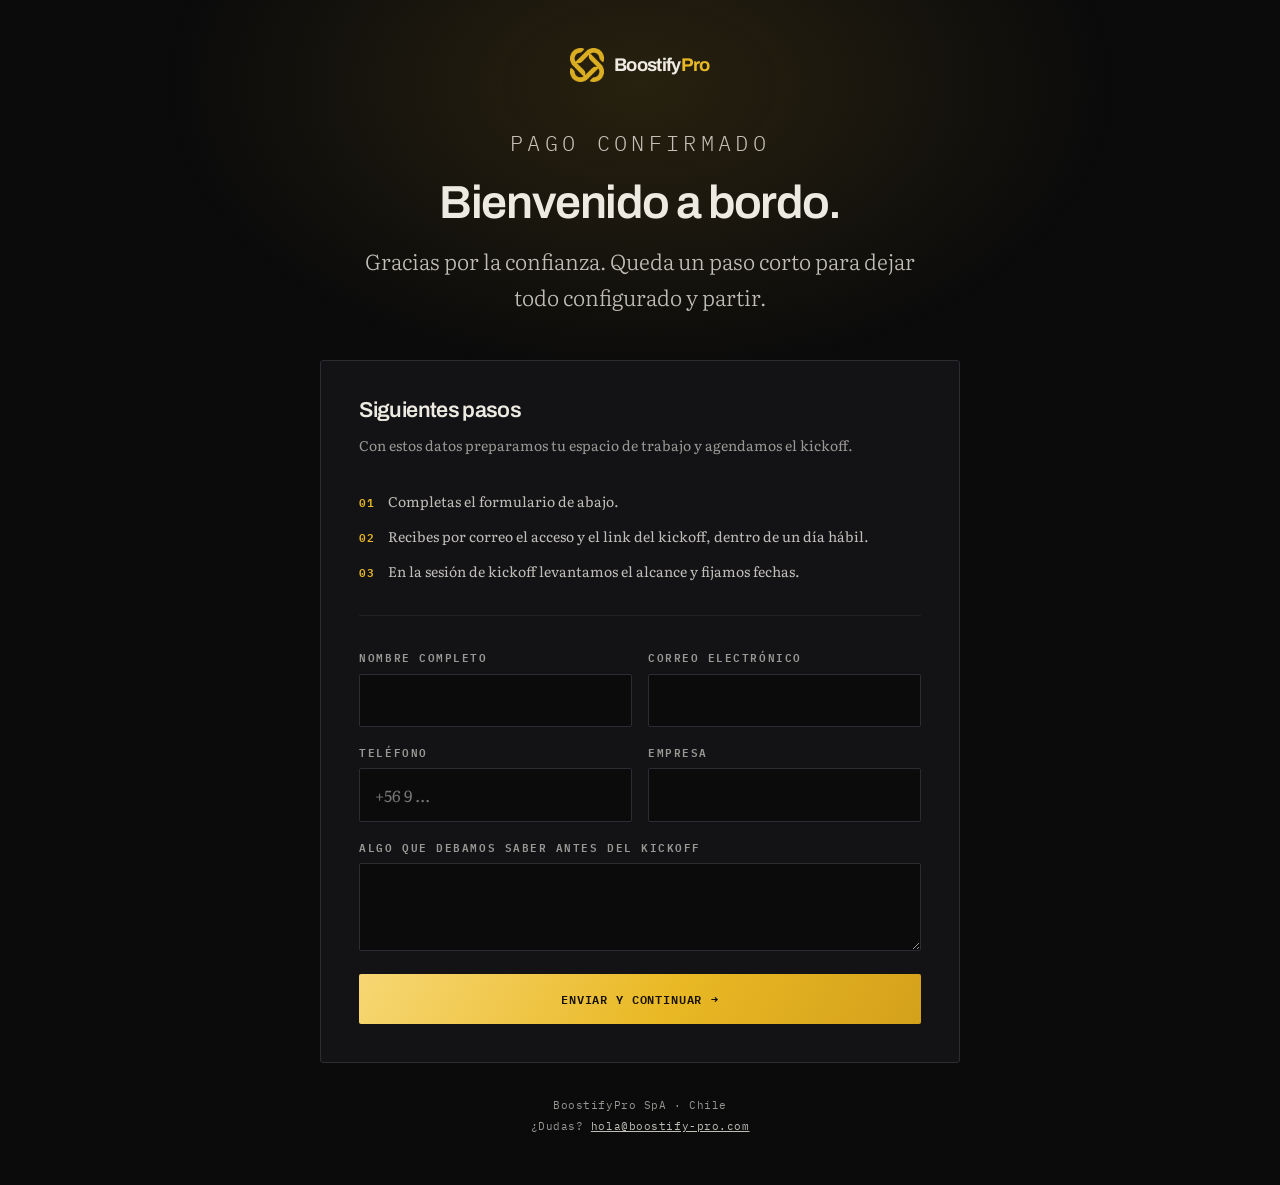
<file: LandingPage/welcome.html>
<!DOCTYPE html>
<html lang="es" class="no-js">
<head>
<meta charset="UTF-8">
<meta name="viewport" content="width=device-width, initial-scale=1.0">
<title>Bienvenido · BoostifyPro</title>
<meta name="robots" content="noindex, nofollow">
<meta name="theme-color" content="#0B0B0C">
<script>document.documentElement.className='js';</script>
<link rel="preconnect" href="https://fonts.googleapis.com">
<link rel="preconnect" href="https://fonts.gstatic.com" crossorigin>
<link href="https://fonts.googleapis.com/css2?family=Archivo:wght@400;500;600;700&family=Literata:opsz,wght@7..72,300;7..72,400&family=IBM+Plex+Mono:wght@400;500;600&display=swap" rel="stylesheet">
<style>
:root{
  --void:#0B0B0C;--surface:#131316;--surface-2:#1C1C20;--line:#2C2C33;--line-soft:#1F1F24;
  --gold:#E9B824;--gold-grad:linear-gradient(120deg,#F7D774 0%,#E9B824 55%,#D4A11B 100%);
  --pale:#EDEAE2;--pale-soft:rgba(237,234,226,.80);--pale-faint:rgba(237,234,226,.62);
  --display:'Archivo',system-ui,sans-serif;--body:'Literata',Georgia,serif;
  --mono:'IBM Plex Mono',ui-monospace,monospace;
  --t-2xs:.688rem;--t-xs:.75rem;--t-sm:.875rem;--t-base:1rem;
  --t-lg:clamp(1.18rem,1.1rem + .34vw,1.35rem);
  --t-3xl:clamp(1.9rem,1.4rem + 1.9vw,2.9rem);
  --s2:.5rem;--s3:.75rem;--s4:1rem;--s5:1.5rem;--s6:2rem;--s7:2.75rem;
}
*{box-sizing:border-box;margin:0;padding:0}
body{background:var(--void);color:var(--pale);font-family:var(--body);font-size:var(--t-base);
  line-height:1.66;-webkit-font-smoothing:antialiased;min-height:100vh;
  display:flex;align-items:center;justify-content:center;padding:clamp(1.25rem,5vw,3rem)}
::selection{background:var(--gold);color:var(--void)}
:focus-visible{outline:2.5px solid var(--gold);outline-offset:3px;border-radius:2px}
h1,h2{font-family:var(--display);font-weight:600;line-height:1.08;letter-spacing:-.03em;text-wrap:balance}
img{display:block;max-width:100%}

.glow{position:fixed;top:-25%;left:50%;transform:translateX(-50%);width:min(1000px,130%);height:620px;
  background:radial-gradient(ellipse at center,rgba(233,184,36,.13) 0%,transparent 68%);pointer-events:none;z-index:0}
.shell{position:relative;z-index:1;width:100%;max-width:640px}

.brand{display:flex;align-items:center;gap:.6rem;justify-content:center;margin-bottom:var(--s7)}
.brand img{height:34px;width:34px}
.brand span{font-family:var(--display);font-weight:700;font-size:1.15rem;letter-spacing:-.035em}
.brand i{font-style:normal;color:var(--gold)}

.head{text-align:center;margin-bottom:var(--s7)}
.eyebrow{font-family:var(--mono);font-size:var(--t-2xs);font-weight:600;letter-spacing:.2em;
  text-transform:uppercase;color:var(--gold);margin-bottom:var(--s4)}
.head h1{font-size:var(--t-3xl);margin-bottom:var(--s4)}
.head p{color:var(--pale-soft);font-weight:300;font-size:var(--t-lg);max-width:46ch;margin-inline:auto}

.card{background:var(--surface);border:1px solid var(--line);border-radius:3px;padding:clamp(1.5rem,4vw,2.4rem)}
.card h2{font-size:var(--t-lg);margin-bottom:var(--s3)}
.card>p{color:var(--pale-faint);font-size:var(--t-sm);margin-bottom:var(--s6)}

.steps{list-style:none;display:grid;gap:var(--s3);margin-bottom:var(--s6);
  padding-bottom:var(--s6);border-bottom:1px solid var(--line-soft)}
.steps li{display:grid;grid-template-columns:auto 1fr;gap:var(--s3);align-items:baseline;
  font-size:var(--t-sm);color:var(--pale-soft)}
.steps b{font-family:var(--mono);font-size:var(--t-2xs);color:var(--gold);font-weight:600;letter-spacing:.1em}

.field{margin-bottom:var(--s4)}
.field label{display:block;font-family:var(--mono);font-size:var(--t-2xs);letter-spacing:.14em;
  text-transform:uppercase;color:var(--pale-faint);font-weight:600;margin-bottom:.45rem}
.field input,.field textarea{width:100%;background:var(--void);border:1px solid var(--line);border-radius:2px;
  padding:.85rem .9rem;font-family:var(--body);font-size:var(--t-base);color:var(--pale);transition:border-color .18s}
.field textarea{min-height:88px;resize:vertical}
.field input:focus,.field textarea:focus{outline:none;border-color:var(--gold);box-shadow:0 0 0 3px rgba(233,184,36,.14)}
.field input[aria-invalid="true"]{border-color:#C83C3C}
.row{display:grid;grid-template-columns:1fr 1fr;gap:var(--s4)}
@media(max-width:520px){.row{grid-template-columns:1fr}}
.hp{position:absolute;left:-9999px;width:1px;height:1px;overflow:hidden}

.btn{display:inline-flex;align-items:center;justify-content:center;gap:.55rem;width:100%;
  font-family:var(--mono);font-size:var(--t-xs);font-weight:600;letter-spacing:.07em;text-transform:uppercase;
  padding:.95rem 1.4rem;border:0;border-radius:2px;background:var(--gold-grad);color:#17130A;
  cursor:pointer;transition:filter .2s,transform .2s;min-height:46px}
.btn:hover{filter:brightness(1.08);transform:translateY(-1px)}
.btn[disabled]{opacity:.55;cursor:wait;transform:none}
.btn .arw{transition:transform .2s}
.btn:hover .arw{transform:translateX(3px)}

.msg{margin-top:var(--s4);padding:.9rem 1rem;border-radius:2px;font-size:var(--t-sm);display:none}
.msg.ok{display:block;background:rgba(233,184,36,.12);border:1px solid var(--gold)}
.msg.err{display:block;background:rgba(200,60,60,.12);border:1px solid #C83C3C}

.done{display:none;text-align:center}
.done.on{display:block}
.done .tick{width:52px;height:52px;border:2px solid var(--gold);border-radius:50%;
  display:flex;align-items:center;justify-content:center;margin:0 auto var(--s5);
  color:var(--gold);font-size:1.5rem;line-height:1}
.done h2{margin-bottom:var(--s3)}
.done p{color:var(--pale-soft);font-size:var(--t-sm);max-width:40ch;margin-inline:auto}

.foot{text-align:center;margin-top:var(--s6);font-family:var(--mono);font-size:var(--t-2xs);
  color:var(--pale-faint);letter-spacing:.05em;line-height:1.9}
.foot a{color:var(--pale-soft)}

@media(prefers-reduced-motion:reduce){*{transition-duration:.001ms!important}}
</style>
</head>
<body>
<div class="glow" aria-hidden="true"></div>

<main class="shell">
  <div class="brand">
    <img id="mark" src="mark.png" alt="" onerror="this.remove()">
    <span>Boostify<i>Pro</i></span>
  </div>

  <div id="stage-form">
    <div class="head">
      <p class="eyebrow">Pago confirmado</p>
      <h1>Bienvenido a bordo.</h1>
      <p>Gracias por la confianza. Queda un paso corto para dejar todo configurado y partir.</p>
    </div>

    <div class="card">
      <h2>Siguientes pasos</h2>
      <p>Con estos datos preparamos tu espacio de trabajo y agendamos el kickoff.</p>

      <ol class="steps">
        <li><b>01</b><span>Completas el formulario de abajo.</span></li>
        <li><b>02</b><span>Recibes por correo el acceso y el link del kickoff, dentro de un día hábil.</span></li>
        <li><b>03</b><span>En la sesión de kickoff levantamos el alcance y fijamos fechas.</span></li>
      </ol>

      <form id="onboard" novalidate>
        <div class="row">
          <div class="field">
            <label for="name">Nombre completo</label>
            <input id="name" name="nombre" type="text" required autocomplete="name">
          </div>
          <div class="field">
            <label for="email">Correo electrónico</label>
            <input id="email" name="email" type="email" required autocomplete="email">
          </div>
        </div>
        <div class="row">
          <div class="field">
            <label for="phone">Teléfono</label>
            <input id="phone" name="telefono" type="tel" required autocomplete="tel" placeholder="+56 9 ...">
          </div>
          <div class="field">
            <label for="company">Empresa</label>
            <input id="company" name="empresa" type="text" required autocomplete="organization">
          </div>
        </div>
        <div class="field">
          <label for="notes">Algo que debamos saber antes del kickoff</label>
          <textarea id="notes" name="notas"></textarea>
        </div>
        <div class="hp" aria-hidden="true">
          <label>No llenar<input name="website" tabindex="-1" autocomplete="off"></label>
        </div>
        <button type="submit" class="btn" id="send">Enviar y continuar<span class="arw" aria-hidden="true">&#8594;</span></button>
        <p class="msg" id="msg" role="status" aria-live="polite"></p>
      </form>
    </div>
  </div>

  <div class="card done" id="stage-done">
    <div class="tick" aria-hidden="true">&#10003;</div>
    <h2>Listo, quedó registrado.</h2>
    <p>Te escribimos al correo y al WhatsApp con los accesos y el link del kickoff. Si en un día hábil no llega nada, avísanos.</p>
  </div>

  <p class="foot">
    BoostifyPro SpA · Chile<br>
    ¿Dudas? <a href="mailto:hola@boostify-pro.com">hola@boostify-pro.com</a>
  </p>
</main>

<script>
/* ═══════════════════════════════════════════════
   CONFIGURACIÓN
   endpoint: webhook de n8n, Formspree o Web3Forms.
   NUNCA pongas claves de base de datos en este archivo.
   ═══════════════════════════════════════════════ */
var CONFIG = {
  endpoint:     '',                          // p.ej. https://tu-n8n.railway.app/webhook/onboarding
  fallbackMail: 'hola@boostify-pro.com',
  requireToken: false                        // true => exige ?t=... en la URL
};

(function(){
  var form=document.getElementById('onboard'),
      btn=document.getElementById('send'),
      msg=document.getElementById('msg');

  function show(kind,text){ msg.className='msg '+kind; msg.textContent=text; }
  function mark(el,bad){ el.setAttribute('aria-invalid',bad?'true':'false'); }

  /* puerta opcional por token, para que la URL no sea adivinable */
  var token=new URLSearchParams(location.search).get('t')||'';
  if(CONFIG.requireToken && !token){
    document.getElementById('stage-form').innerHTML=
      '<div class="card"><h2>Enlace no válido</h2><p style="margin:0">Este enlace no incluye tu código de acceso. '+
      'Revisa el correo de confirmación de pago o escríbenos a '+
      '<a href="mailto:'+CONFIG.fallbackMail+'" style="color:var(--gold)">'+CONFIG.fallbackMail+'</a>.</p></div>';
    return;
  }

  form.addEventListener('submit', async function(e){
    e.preventDefault();
    if(form.website.value) return;                 /* trampa antispam */

    var f={ nombre:form.nombre.value.trim(), email:form.email.value.trim(),
            telefono:form.telefono.value.trim(), empresa:form.empresa.value.trim(),
            notas:form.notas.value.trim() };

    var faltan=[];
    [['nombre','name'],['email','email'],['telefono','phone'],['empresa','company']].forEach(function(p){
      var el=document.getElementById(p[1]), bad=!f[p[0]];
      if(p[0]==='email') bad = bad || f.email.indexOf('@')<1 || f.email.indexOf('.')<2;
      mark(el,bad); if(bad) faltan.push(p[0]);
    });
    if(faltan.length){ return show('err','Revisa los campos marcados: '+faltan.join(', ')+'.'); }

    f.token=token; f.origen=location.href; f.fecha=new Date().toISOString();
    btn.disabled=true; show('','');

    /* sin endpoint configurado: abre el correo con los datos */
    if(!CONFIG.endpoint){
      location.href='mailto:'+CONFIG.fallbackMail
        +'?subject='+encodeURIComponent('Onboarding · '+f.empresa)
        +'&body='+encodeURIComponent(
          'Nombre: '+f.nombre+'\nCorreo: '+f.email+'\nTeléfono: '+f.telefono
          +'\nEmpresa: '+f.empresa+'\n\nNotas:\n'+(f.notas||'—'));
      btn.disabled=false;
      document.getElementById('stage-form').style.display='none';
      document.getElementById('stage-done').classList.add('on');
      return;
    }

    try{
      var ctrl=new AbortController(), to=setTimeout(function(){ctrl.abort()},12000);
      var r=await fetch(CONFIG.endpoint,{method:'POST',
            headers:{'Content-Type':'application/json'},
            body:JSON.stringify(f),signal:ctrl.signal});
      clearTimeout(to);
      if(!r.ok) throw new Error('HTTP '+r.status);
      document.getElementById('stage-form').style.display='none';
      document.getElementById('stage-done').classList.add('on');
    }catch(err){
      btn.disabled=false;
      show('err','No pudimos enviar tus datos. Inténtalo otra vez o escríbenos a '+CONFIG.fallbackMail+' — no perdiste lo que escribiste.');
    }
  });

  /* limpia el estado de error al corregir */
  form.querySelectorAll('input,textarea').forEach(function(el){
    el.addEventListener('input',function(){ mark(el,false); });
  });
})();
</script>
</body>
</html>
</file>
